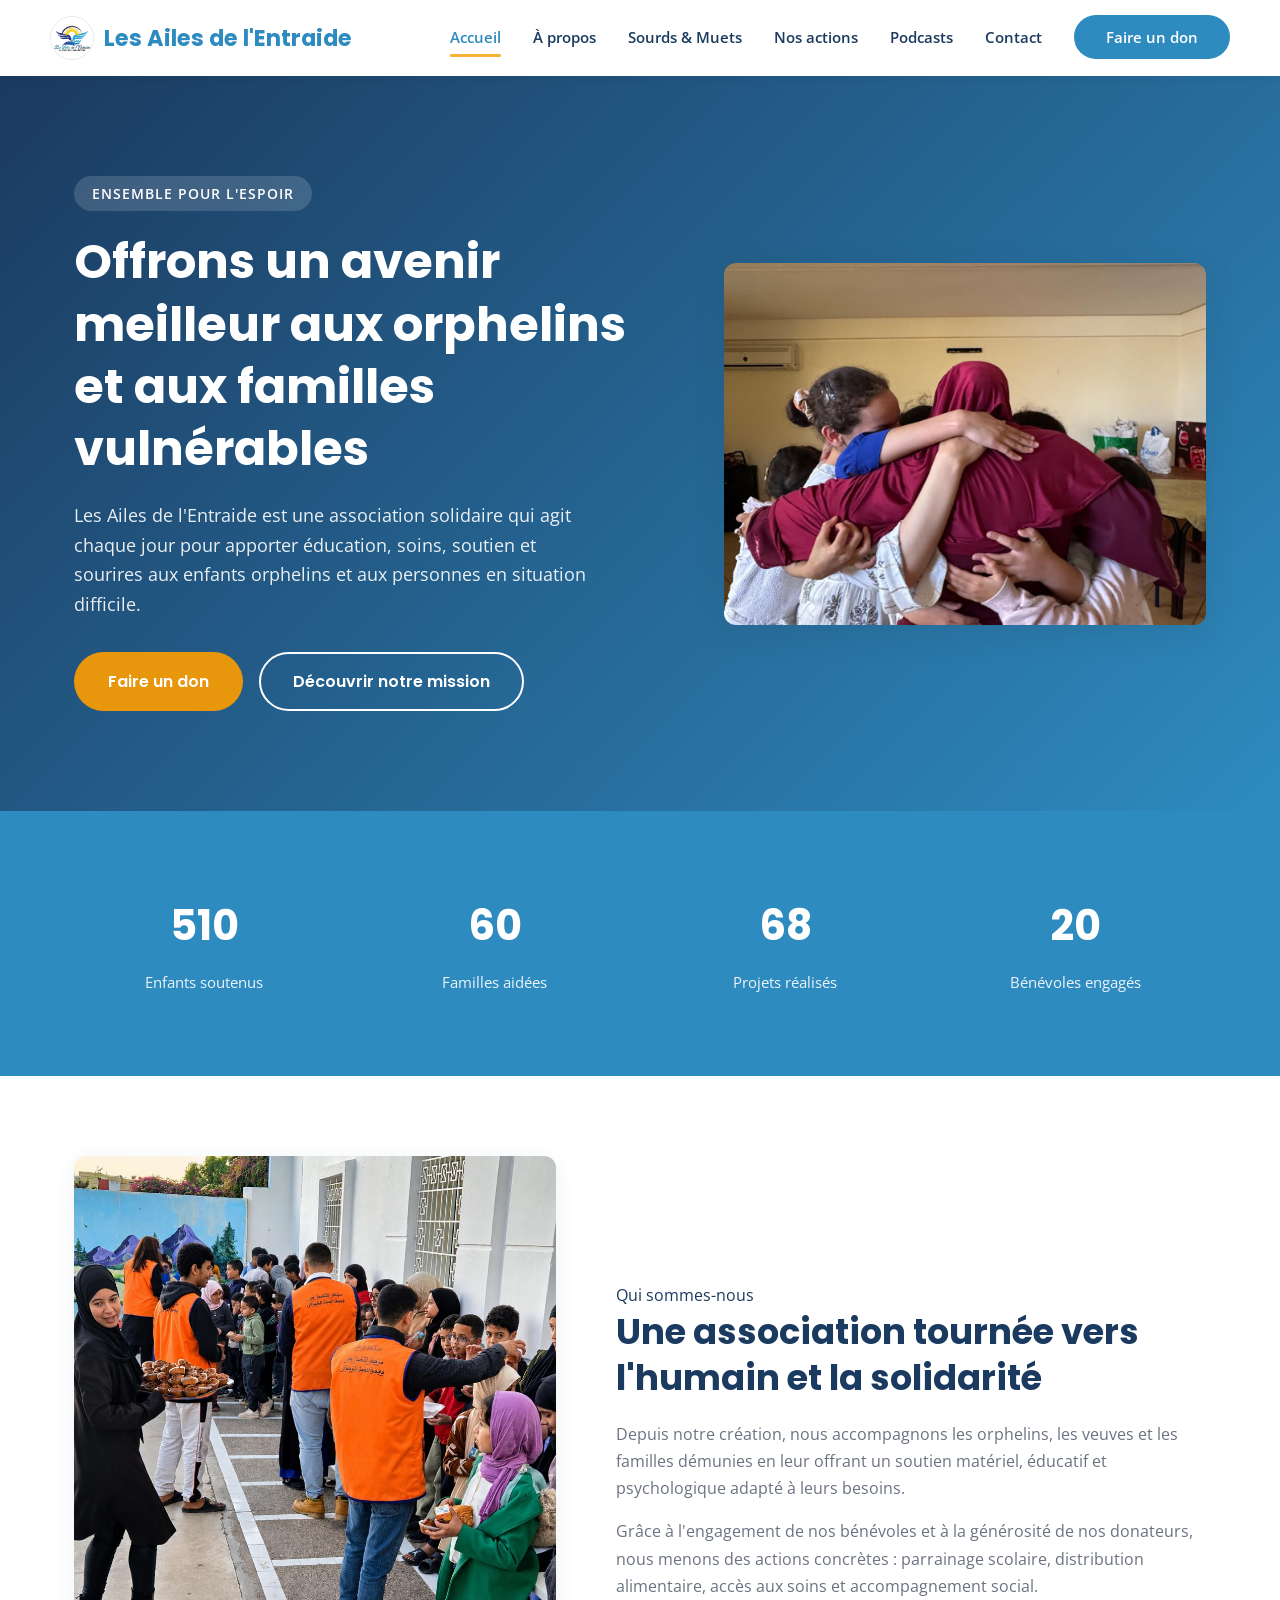
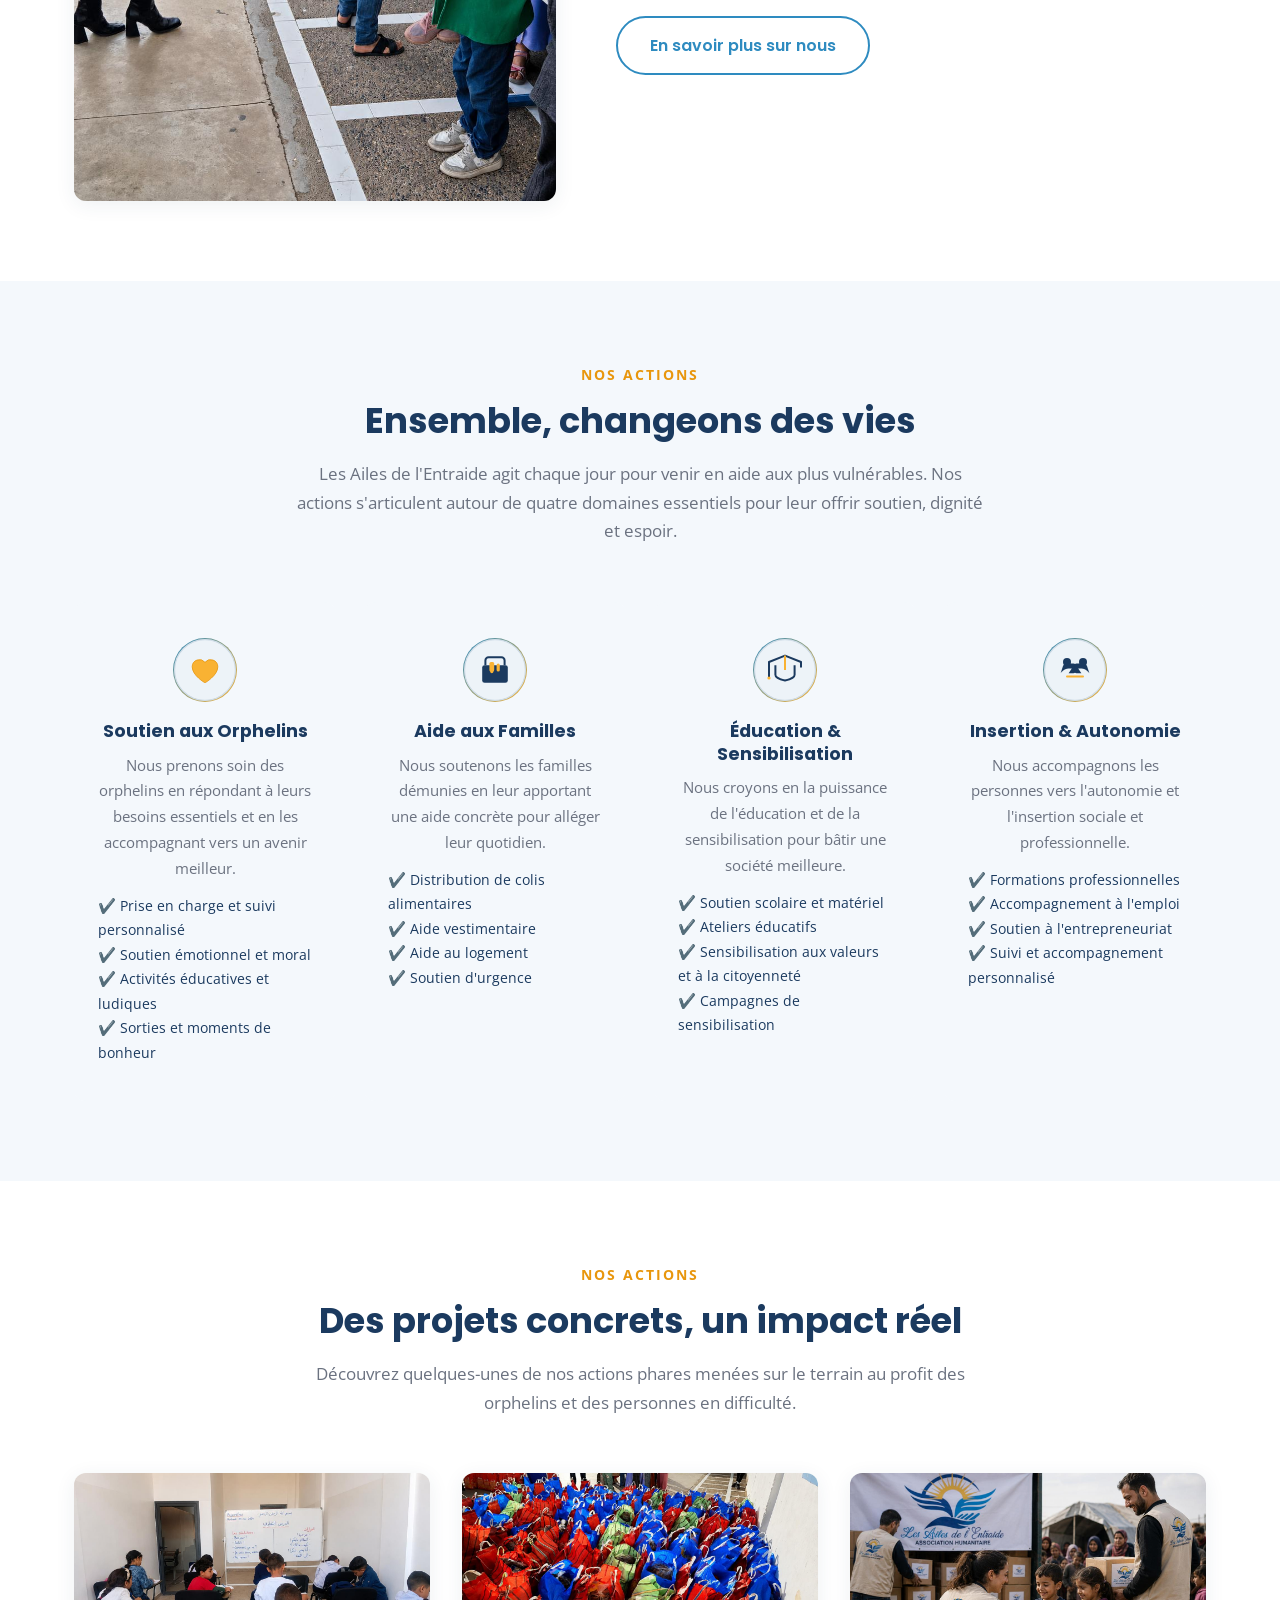
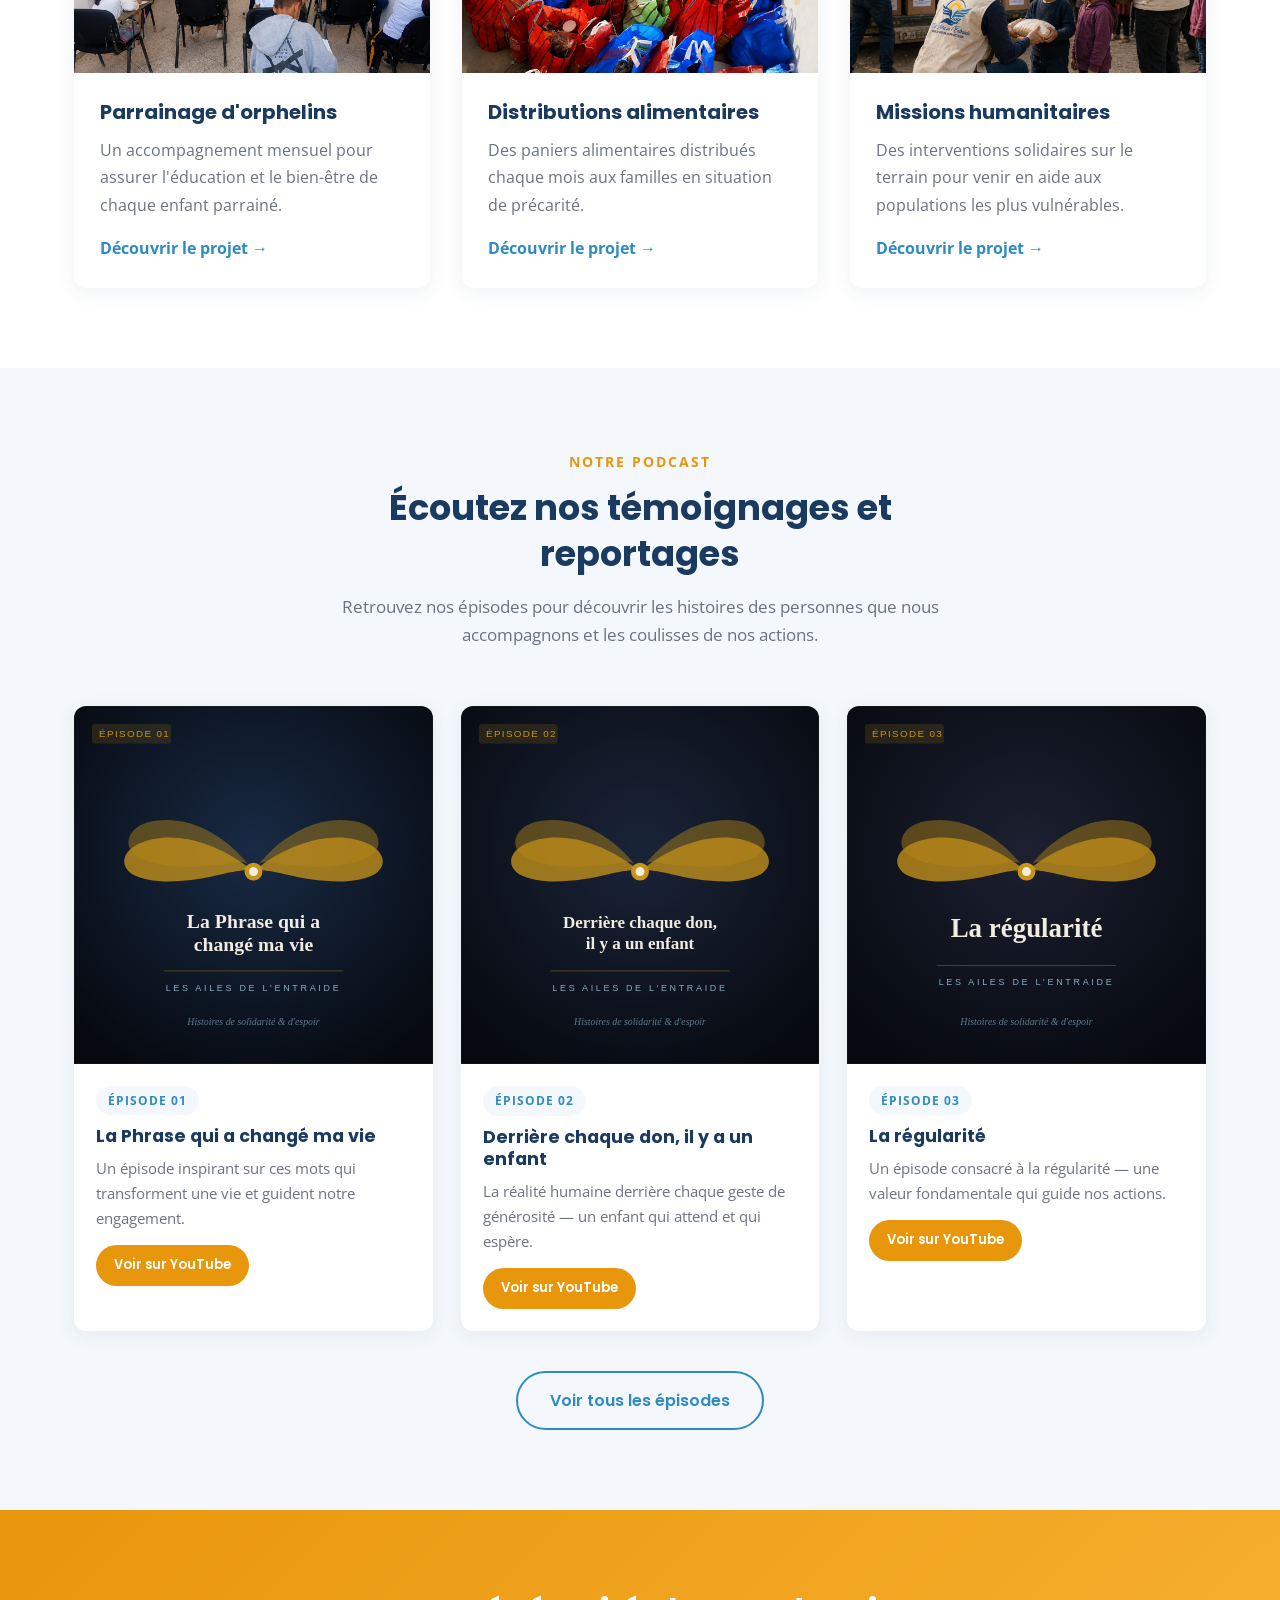
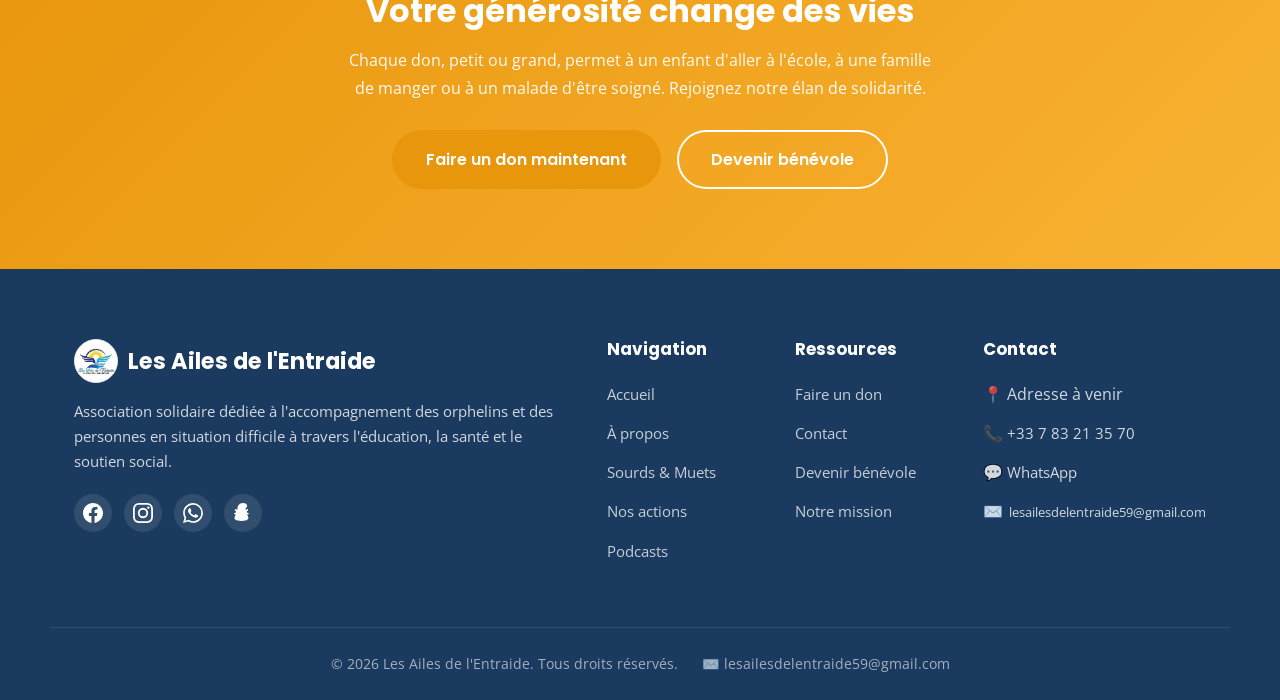
<file: index.html>
<!DOCTYPE html>
<html lang="fr">
<head>
  <meta charset="UTF-8">
  <meta name="viewport" content="width=device-width, initial-scale=1.0">
  <title>Les Ailes de l'Entraide — Association d'aide aux orphelins et personnes en difficulté</title>
  <meta name="description" content="Les Ailes de l'Entraide est une association à but non lucratif qui vient en aide aux orphelins et aux personnes en situation difficile à travers l'éducation, la santé et le soutien social.">
  <!-- Open Graph -->
  <meta property="og:type" content="website">
  <meta property="og:url" content="https://akdimha2007.github.io/ailes-entraide/">
  <meta property="og:title" content="Les Ailes de l'Entraide — Association d'aide aux orphelins">
  <meta property="og:description" content="Association à but non lucratif qui vient en aide aux orphelins et aux personnes en situation difficile à travers l'éducation, la santé et le soutien social.">
  <meta property="og:image" content="https://akdimha2007.github.io/ailes-entraide/images/logo.jpeg">
  <meta name="twitter:card" content="summary_large_image">
  <link rel="preconnect" href="https://fonts.googleapis.com">
  <link href="https://fonts.googleapis.com/css2?family=Poppins:wght@600;700;800&family=Open+Sans:wght@400;600;700&display=swap" rel="stylesheet">
  <link rel="icon" type="image/jpeg" href="images/logo.jpeg">
  <link rel="stylesheet" href="css/style.css">
</head>
<body>

  <!-- ===== En-tête ===== -->
  <header class="site-header">
    <nav class="navbar container">
      <a href="index.html" class="logo">
        <img src="images/logo.jpeg" alt="Logo Les Ailes de l'Entraide" class="logo-icon">
        <span>Les Ailes de l'<span>Entraide</span></span>
      </a>
      <ul class="nav-menu">
        <li><a href="index.html" class="active" aria-current="page">Accueil</a></li>
        <li><a href="a-propos.html">À propos</a></li>
        <li><a href="sourds-muets.html">Sourds &amp; Muets</a></li>
        <li><a href="nos-actions.html">Nos actions</a></li>
        <li><a href="podcasts.html">Podcasts</a></li>
        <li><a href="contact.html">Contact</a></li>
        <li><a href="don.html" class="nav-cta">Faire un don</a></li>
      </ul>
      <button type="button" class="nav-toggle" aria-label="Ouvrir le menu" aria-expanded="false">
        <span></span>
        <span></span>
        <span></span>
      </button>
    </nav>
  </header>

  <!-- ===== Hero ===== -->
  <section class="hero">
    <div class="container">
      <div class="hero-content">
        <span class="tagline">Ensemble pour l'espoir</span>
        <h1>Offrons un avenir meilleur aux orphelins et aux familles vulnérables</h1>
        <p>Les Ailes de l'Entraide est une association solidaire qui agit chaque jour pour apporter éducation, soins, soutien et sourires aux enfants orphelins et aux personnes en situation difficile.</p>
        <div class="hero-buttons">
          <a href="don.html" class="btn btn-primary">Faire un don</a>
          <a href="a-propos.html" class="btn btn-secondary">Découvrir notre mission</a>
        </div>
      </div>
      <div class="hero-image">
        <img src="images/equipe-solidarite.jpeg" alt="Moment de solidarité — bénévoles et enfants réunis" class="hero-img">
      </div>
    </div>
  </section>

  <!-- ===== Statistiques ===== -->
  <section class="stats">
    <div class="container stats-grid">
      <div class="stat-item">
        <div class="stat-number">600</div>
        <div class="stat-label">Enfants soutenus</div>
      </div>
      <div class="stat-item">
        <div class="stat-number">60</div>
        <div class="stat-label">Familles aidées</div>
      </div>
      <div class="stat-item">
        <div class="stat-number">70</div>
        <div class="stat-label">Projets réalisés</div>
      </div>
      <div class="stat-item">
        <div class="stat-number">20</div>
        <div class="stat-label">Bénévoles engagés</div>
      </div>
    </div>
  </section>

  <!-- ===== Présentation / Mission ===== -->
  <section>
    <div class="container mission-grid">
      <div class="mission-image">
        <img src="images/hero-benevoles.jpeg" alt="Bénévoles distribuant des repas aux enfants lors d'une action solidaire" class="section-img" loading="lazy">
      </div>
      <div class="mission-content">
        <span class="eyebrow">Qui sommes-nous</span>
        <h2>Une association tournée vers l'humain et la solidarité</h2>
        <p>Depuis notre création, nous accompagnons les orphelins, les veuves et les familles démunies en leur offrant un soutien matériel, éducatif et psychologique adapté à leurs besoins.</p>
        <p>Grâce à l'engagement de nos bénévoles et à la générosité de nos donateurs, nous menons des actions concrètes : parrainage scolaire, distribution alimentaire, accès aux soins et accompagnement social.</p>
        <a href="a-propos.html" class="btn btn-outline">En savoir plus sur nous</a>
      </div>
    </div>
  </section>

  <!-- ===== Nos domaines d'action ===== -->
  <section class="bg-light">
    <div class="container">
      <div class="section-title">
        <span class="eyebrow">Nos actions</span>
        <h2>Ensemble, changeons des vies</h2>
        <p>Les Ailes de l'Entraide agit chaque jour pour venir en aide aux plus vulnérables. Nos actions s'articulent autour de quatre domaines essentiels pour leur offrir soutien, dignité et espoir.</p>
      </div>
      <div class="values-grid">
        <div class="value-card">
          <div class="value-icon"><svg xmlns="http://www.w3.org/2000/svg" viewBox="0 0 80 80" width="70" height="70"><circle cx="40" cy="40" r="38" fill="#EDF3F8" stroke="#D0DDE8" stroke-width="1.5"/><path d="M40 56s-16-9-16-20a9 9 0 0 1 16-5.6A9 9 0 0 1 56 36c0 11-16 20-16 20z" fill="#F9B233" stroke="#E8960C" stroke-width="1"/></svg></div>
          <h3>Soutien aux Orphelins</h3>
          <p>Nous prenons soin des orphelins en répondant à leurs besoins essentiels et en les accompagnant vers un avenir meilleur.</p>
          <ul style="text-align:left;margin-top:12px;font-size:0.9rem;list-style:none;padding:0;">
            <li>✔️ Prise en charge et suivi personnalisé</li>
            <li>✔️ Soutien émotionnel et moral</li>
            <li>✔️ Activités éducatives et ludiques</li>
            <li>✔️ Sorties et moments de bonheur</li>
          </ul>
        </div>
        <div class="value-card">
          <div class="value-icon"><svg xmlns="http://www.w3.org/2000/svg" viewBox="0 0 80 80" width="70" height="70"><circle cx="40" cy="40" r="38" fill="#EDF3F8" stroke="#D0DDE8" stroke-width="1.5"/><rect x="24" y="34" width="32" height="22" rx="3" fill="#1B3A5F"/><path d="M28 34v-6a4 4 0 0 1 4-4h16a4 4 0 0 1 4 4v6" fill="none" stroke="#1B3A5F" stroke-width="2.5"/><rect x="33" y="30" width="6" height="12" rx="2" fill="#F9B233"/><circle cx="36" cy="42" r="2" fill="#F9B233"/><rect x="42" y="32" width="4" height="10" rx="2" fill="#F9B233"/></svg></div>
          <h3>Aide aux Familles</h3>
          <p>Nous soutenons les familles démunies en leur apportant une aide concrète pour alléger leur quotidien.</p>
          <ul style="text-align:left;margin-top:12px;font-size:0.9rem;list-style:none;padding:0;">
            <li>✔️ Distribution de colis alimentaires</li>
            <li>✔️ Aide vestimentaire</li>
            <li>✔️ Aide au logement</li>
            <li>✔️ Soutien d'urgence</li>
          </ul>
        </div>
        <div class="value-card">
          <div class="value-icon"><svg xmlns="http://www.w3.org/2000/svg" viewBox="0 0 80 80" width="70" height="70"><circle cx="40" cy="40" r="38" fill="#EDF3F8" stroke="#D0DDE8" stroke-width="1.5"/><path d="M20 50V30l20-8 20 8v6" fill="none" stroke="#1B3A5F" stroke-width="2.5" stroke-linecap="round" stroke-linejoin="round"/><path d="M28 34v12c0 5 12 7 12 7s12-2 12-7V34" fill="none" stroke="#1B3A5F" stroke-width="2.5" stroke-linejoin="round"/><path d="M40 22v18" stroke="#F9B233" stroke-width="2.5"/><circle cx="20" cy="50" r="2" fill="#F9B233"/></svg></div>
          <h3>Éducation & Sensibilisation</h3>
          <p>Nous croyons en la puissance de l'éducation et de la sensibilisation pour bâtir une société meilleure.</p>
          <ul style="text-align:left;margin-top:12px;font-size:0.9rem;list-style:none;padding:0;">
            <li>✔️ Soutien scolaire et matériel</li>
            <li>✔️ Ateliers éducatifs</li>
            <li>✔️ Sensibilisation aux valeurs et à la citoyenneté</li>
            <li>✔️ Campagnes de sensibilisation</li>
          </ul>
        </div>
        <div class="value-card">
          <div class="value-icon"><svg xmlns="http://www.w3.org/2000/svg" viewBox="0 0 80 80" width="70" height="70"><circle cx="40" cy="40" r="38" fill="#EDF3F8" stroke="#D0DDE8" stroke-width="1.5"/><path d="M22 44c0 0 4-6 10-6h4l-4 6h6c2 0 3-1 3-2v-8c0-1-1-2-3-2h-8c-2 0-4 1-5 3l-3 9z" fill="#1B3A5F"/><path d="M58 44c0 0-4-6-10-6h-4l4 6h-6c-2 0-3-1-3-2v-8c0-1 1-2 3-2h8c2 0 4 1 5 3l3 9z" fill="#1B3A5F"/><path d="M30 48h20" stroke="#F9B233" stroke-width="2.5" stroke-linecap="round"/><circle cx="30" cy="30" r="5" fill="#1B3A5F"/><circle cx="50" cy="30" r="5" fill="#1B3A5F"/></svg></div>
          <h3>Insertion & Autonomie</h3>
          <p>Nous accompagnons les personnes vers l'autonomie et l'insertion sociale et professionnelle.</p>
          <ul style="text-align:left;margin-top:12px;font-size:0.9rem;list-style:none;padding:0;">
            <li>✔️ Formations professionnelles</li>
            <li>✔️ Accompagnement à l'emploi</li>
            <li>✔️ Soutien à l'entrepreneuriat</li>
            <li>✔️ Suivi et accompagnement personnalisé</li>
          </ul>
        </div>
      </div>
    </div>
  </section>

  <!-- ===== Aperçu Nos actions ===== -->
  <section>
    <div class="container">
      <div class="section-title">
        <span class="eyebrow">Nos actions</span>
        <h2>Des projets concrets, un impact réel</h2>
        <p>Découvrez quelques-unes de nos actions phares menées sur le terrain au profit des orphelins et des personnes en difficulté.</p>
      </div>
      <div class="cards-grid">
        <div class="card">
          <img src="images/parrainage-orphelins.jpeg" alt="Enfants en classe grâce au programme de parrainage scolaire" class="card-img" loading="lazy">
          <div class="card-body">
            <h3>Parrainage d'orphelins</h3>
            <p>Un accompagnement mensuel pour assurer l'éducation et le bien-être de chaque enfant parrainé.</p>
            <a href="nos-actions.html" class="card-link">Découvrir le projet</a>
          </div>
        </div>
        <div class="card">
          <img src="images/distribution-alimentaire.jpeg" alt="Paniers alimentaires prêts à être distribués aux familles" class="card-img" loading="lazy">
          <div class="card-body">
            <h3>Distributions alimentaires</h3>
            <p>Des paniers alimentaires distribués chaque mois aux familles en situation de précarité.</p>
            <a href="nos-actions.html" class="card-link">Découvrir le projet</a>
          </div>
        </div>
        <div class="card">
          <img src="images/mission-humanitaire.jpeg" alt="Médecin bénévole lors d'une consultation médicale gratuite" class="card-img" loading="lazy">
          <div class="card-body">
            <h3>Missions humanitaires</h3>
            <p>Des interventions solidaires sur le terrain pour venir en aide aux populations les plus vulnérables.</p>
            <a href="nos-actions.html" class="card-link">Découvrir le projet</a>
          </div>
        </div>
      </div>
    </div>
  </section>

  <!-- ===== Aperçu Podcasts ===== -->
  <section class="bg-light">
    <div class="container">
      <div class="section-title">
        <span class="eyebrow">Notre podcast</span>
        <h2>Écoutez nos témoignages et reportages</h2>
        <p>Retrouvez nos épisodes pour découvrir les histoires des personnes que nous accompagnons et les coulisses de nos actions.</p>
      </div>
      <div class="podcast-grid">
        <div class="podcast-card">
          <a href="https://youtube.com/shorts/GoK4jghPi0A" target="_blank" rel="noopener" style="display:block;position:relative;overflow:hidden;text-decoration:none;">
            <img src="images/podcast-cover-ep01.svg" alt="Couverture épisode 01" style="width:100%;display:block;">
            <div style="position:absolute;inset:0;display:flex;align-items:center;justify-content:center;background:rgba(0,0,0,0.25);opacity:0;transition:opacity 0.2s;" class="play-overlay">
              <div style="width:52px;height:52px;background:#FF0000;border-radius:50%;display:flex;align-items:center;justify-content:center;">
                <svg xmlns="http://www.w3.org/2000/svg" viewBox="0 0 24 24" width="24" height="24" fill="#fff"><path d="M8 5v14l11-7z"/></svg>
              </div>
            </div>
          </a>
          <div class="podcast-info">
            <span class="episode-tag">Épisode 01</span>
            <h3>La Phrase qui a changé ma vie</h3>
            <p>Un épisode inspirant sur ces mots qui transforment une vie et guident notre engagement.</p>
            <div style="margin-top:10px;">
              <a href="https://youtube.com/shorts/GoK4jghPi0A" target="_blank" rel="noopener" class="btn btn-primary" style="font-size:0.82rem;padding:7px 16px;">Voir sur YouTube</a>
            </div>
          </div>
        </div>
        <div class="podcast-card">
          <a href="https://youtube.com/shorts/oc5eV9Dd-qs" target="_blank" rel="noopener" style="display:block;position:relative;overflow:hidden;text-decoration:none;">
            <img src="images/podcast-cover-ep02.svg" alt="Couverture épisode 02" style="width:100%;display:block;">
            <div style="position:absolute;inset:0;display:flex;align-items:center;justify-content:center;background:rgba(0,0,0,0.25);opacity:0;transition:opacity 0.2s;" class="play-overlay">
              <div style="width:52px;height:52px;background:#FF0000;border-radius:50%;display:flex;align-items:center;justify-content:center;">
                <svg xmlns="http://www.w3.org/2000/svg" viewBox="0 0 24 24" width="24" height="24" fill="#fff"><path d="M8 5v14l11-7z"/></svg>
              </div>
            </div>
          </a>
          <div class="podcast-info">
            <span class="episode-tag">Épisode 02</span>
            <h3>Derrière chaque don, il y a un enfant</h3>
            <p>La réalité humaine derrière chaque geste de générosité — un enfant qui attend et qui espère.</p>
            <div style="margin-top:10px;">
              <a href="https://youtube.com/shorts/oc5eV9Dd-qs" target="_blank" rel="noopener" class="btn btn-primary" style="font-size:0.82rem;padding:7px 16px;">Voir sur YouTube</a>
            </div>
          </div>
        </div>
        <div class="podcast-card">
          <a href="https://youtube.com/shorts/aE52-9vbQRQ" target="_blank" rel="noopener" style="display:block;position:relative;overflow:hidden;text-decoration:none;">
            <img src="images/podcast-cover-ep03.svg" alt="Couverture épisode 03" style="width:100%;display:block;">
            <div style="position:absolute;inset:0;display:flex;align-items:center;justify-content:center;background:rgba(0,0,0,0.25);opacity:0;transition:opacity 0.2s;" class="play-overlay">
              <div style="width:52px;height:52px;background:#FF0000;border-radius:50%;display:flex;align-items:center;justify-content:center;">
                <svg xmlns="http://www.w3.org/2000/svg" viewBox="0 0 24 24" width="24" height="24" fill="#fff"><path d="M8 5v14l11-7z"/></svg>
              </div>
            </div>
          </a>
          <div class="podcast-info">
            <span class="episode-tag">Épisode 03</span>
            <h3>La régularité</h3>
            <p>Un épisode consacré à la régularité — une valeur fondamentale qui guide nos actions.</p>
            <div style="margin-top:10px;">
              <a href="https://youtube.com/shorts/aE52-9vbQRQ" target="_blank" rel="noopener" class="btn btn-primary" style="font-size:0.82rem;padding:7px 16px;">Voir sur YouTube</a>
            </div>
          </div>
        </div>
      </div>
      <div style="text-align:center; margin-top: 40px;">
        <a href="podcasts.html" class="btn btn-outline">Voir tous les épisodes</a>
      </div>
    </div>
  </section>

  <!-- ===== CTA Don ===== -->
  <section class="cta-banner">
    <div class="container">
      <h2>Votre générosité change des vies</h2>
      <p>Chaque don, petit ou grand, permet à un enfant d'aller à l'école, à une famille de manger ou à un malade d'être soigné. Rejoignez notre élan de solidarité.</p>
      <div class="cta-buttons">
        <a href="don.html" class="btn btn-primary">Faire un don maintenant</a>
        <a href="contact.html" class="btn btn-secondary">Devenir bénévole</a>
      </div>
    </div>
  </section>

  <!-- ===== Pied de page ===== -->
  <footer class="site-footer">
    <div class="container footer-grid">
      <div class="footer-col">
        <a href="index.html" class="logo">
          <img src="images/logo.jpeg" alt="Logo Les Ailes de l'Entraide" class="logo-icon">
          Les Ailes de l'Entraide
        </a>
        <p>Association solidaire dédiée à l'accompagnement des orphelins et des personnes en situation difficile à travers l'éducation, la santé et le soutien social.</p>
        <div class="social-links">
          <a href="https://www.facebook.com/share/1CepRYvT4E/" target="_blank" rel="noopener" aria-label="Facebook" title="Facebook">
            <svg xmlns="http://www.w3.org/2000/svg" viewBox="0 0 24 24" width="20" height="20" fill="currentColor"><path d="M24 12.073C24 5.405 18.627 0 12 0S0 5.405 0 12.073C0 18.1 4.388 23.094 10.125 24v-8.437H7.078v-3.49h3.047V9.41c0-3.025 1.792-4.697 4.533-4.697 1.312 0 2.686.236 2.686.236v2.97h-1.513c-1.491 0-1.956.93-1.956 1.886v2.268h3.328l-.532 3.49h-2.796V24C19.612 23.094 24 18.1 24 12.073z"/></svg>
          </a>
          <a href="https://www.instagram.com/les_saveurs_dorient_by_jihane" target="_blank" rel="noopener" aria-label="Instagram" title="Instagram">
            <svg xmlns="http://www.w3.org/2000/svg" viewBox="0 0 24 24" width="20" height="20" fill="currentColor"><path d="M12 2.163c3.204 0 3.584.012 4.85.07 1.366.062 2.633.334 3.608 1.308.975.975 1.246 2.242 1.308 3.608.058 1.266.07 1.646.07 4.85s-.012 3.584-.07 4.85c-.062 1.366-.334 2.633-1.308 3.608-.975.975-2.242 1.246-3.608 1.308-1.266.058-1.646.07-4.85.07s-3.584-.012-4.85-.07c-1.366-.062-2.633-.334-3.608-1.308-.975-.975-1.246-2.242-1.308-3.608C2.175 15.584 2.163 15.204 2.163 12s.012-3.584.07-4.85c.062-1.366.334-2.633 1.308-3.608C4.516 2.497 5.783 2.226 7.149 2.163 8.415 2.105 8.796 2.163 12 2.163zm0-2.163C8.741 0 8.332.014 7.052.072 5.197.157 3.355.673 2.014 2.014.673 3.355.157 5.197.072 7.052.014 8.332 0 8.741 0 12c0 3.259.014 3.668.072 4.948.085 1.855.601 3.697 1.942 5.038 1.341 1.341 3.183 1.857 5.038 1.942C8.332 23.986 8.741 24 12 24s3.668-.014 4.948-.072c1.855-.085 3.697-.601 5.038-1.942 1.341-1.341 1.857-3.183 1.942-5.038C23.986 15.668 24 15.259 24 12s-.014-3.668-.072-4.948c-.085-1.855-.601-3.697-1.942-5.038C20.645.673 18.803.157 16.948.072 15.668.014 15.259 0 12 0zm0 5.838a6.162 6.162 0 1 0 0 12.324 6.162 6.162 0 0 0 0-12.324zm0 10.162a4 4 0 1 1 0-8 4 4 0 0 1 0 8zm6.406-11.845a1.44 1.44 0 1 0 0 2.881 1.44 1.44 0 0 0 0-2.881z"/></svg>
          </a>
          <a href="https://wa.me/33783213570" target="_blank" rel="noopener" aria-label="WhatsApp" title="WhatsApp">
            <svg xmlns="http://www.w3.org/2000/svg" viewBox="0 0 24 24" width="20" height="20" fill="currentColor"><path d="M17.472 14.382c-.297-.149-1.758-.867-2.03-.967-.273-.099-.471-.148-.67.15-.197.297-.767.966-.94 1.164-.173.199-.347.223-.644.075-.297-.15-1.255-.463-2.39-1.475-.883-.788-1.48-1.761-1.653-2.059-.173-.297-.018-.458.13-.606.134-.133.298-.347.446-.52.149-.174.198-.298.298-.497.099-.198.05-.371-.025-.52-.075-.149-.669-1.612-.916-2.207-.242-.579-.487-.5-.669-.51-.173-.008-.371-.01-.57-.01-.198 0-.52.074-.792.372-.272.297-1.04 1.016-1.04 2.479 0 1.462 1.065 2.875 1.213 3.074.149.198 2.096 3.2 5.077 4.487.709.306 1.262.489 1.694.625.712.227 1.36.195 1.871.118.571-.085 1.758-.719 2.006-1.413.248-.694.248-1.289.173-1.413-.074-.124-.272-.198-.57-.347m-5.421 7.403h-.004a9.87 9.87 0 0 1-5.031-1.378l-.361-.214-3.741.982.998-3.648-.235-.374a9.86 9.86 0 0 1-1.51-5.26c.001-5.45 4.436-9.884 9.888-9.884 2.64 0 5.122 1.03 6.988 2.898a9.825 9.825 0 0 1 2.893 6.994c-.003 5.45-4.437 9.884-9.885 9.884m8.413-18.297A11.815 11.815 0 0 0 12.05 0C5.495 0 .16 5.335.157 11.892c0 2.096.547 4.142 1.588 5.945L.057 24l6.305-1.654a11.882 11.882 0 0 0 5.683 1.448h.005c6.554 0 11.89-5.335 11.893-11.893a11.821 11.821 0 0 0-3.48-8.413z"/></svg>
          </a>
          <a href="https://www.snapchat.com/add/lesailesdelentraide" target="_blank" rel="noopener" aria-label="Snapchat" title="Snapchat">
            <svg xmlns="http://www.w3.org/2000/svg" viewBox="0 0 24 24" width="20" height="20" fill="currentColor"><path d="M12.065.135C6.948.135 5.31 4.322 5.31 6.957c0 .284.017.568.05.85-.214.12-.435.182-.668.182-.467 0-.9-.213-1.234-.6a.608.608 0 0 0-.484-.232.594.594 0 0 0-.35.114c-.48.332-.5.832-.5.999 0 .73.481 1.298 1.43 1.688.083.033.192.063.212.152.03.126-.055.395-.1.532a3.46 3.46 0 0 1-.078.208c-.41 1.003-1.235 1.094-1.666 1.17a2.064 2.064 0 0 0-.311.065c-.418.143-.454.44-.446.575.016.278.226.504.527.588.844.234 1.178.493 1.285.697.047.09.044.172.013.325-.16.788-1.19 2.124-1.19 3.537 0 .36.065.705.198 1.025.644 1.561 2.624 2.35 5.882 2.35.249 0 .5-.007.752-.021.389.247.923.382 1.485.382s1.096-.135 1.485-.382c.252.014.503.021.752.021 3.258 0 5.238-.789 5.882-2.35.133-.32.198-.665.198-1.025 0-1.413-1.03-2.749-1.19-3.537-.031-.153-.034-.235.013-.325.107-.204.44-.463 1.285-.697.301-.084.511-.31.527-.588.008-.135-.028-.432-.446-.575a2.064 2.064 0 0 0-.311-.065c-.431-.076-1.256-.167-1.666-1.17a3.46 3.46 0 0 1-.078-.208c-.045-.137-.13-.406-.1-.532.02-.089.129-.119.212-.152.949-.39 1.43-.958 1.43-1.688 0-.167-.02-.667-.5-.999a.594.594 0 0 0-.35-.114.608.608 0 0 0-.484.232c-.334.387-.767.6-1.234.6-.233 0-.454-.062-.668-.182.033-.282.05-.566.05-.85C18.72 4.322 17.082.135 12.065.135z"/></svg>
          </a>
        </div>
      </div>
      <div class="footer-col">
        <h4>Navigation</h4>
        <ul>
          <li><a href="index.html">Accueil</a></li>
          <li><a href="a-propos.html">À propos</a></li>
          <li><a href="sourds-muets.html">Sourds &amp; Muets</a></li>
        <li><a href="nos-actions.html">Nos actions</a></li>
          <li><a href="podcasts.html">Podcasts</a></li>
        </ul>
      </div>
      <div class="footer-col">
        <h4>Ressources</h4>
        <ul>
          <li><a href="don.html">Faire un don</a></li>
          <li><a href="contact.html">Contact</a></li>
          <li><a href="contact.html">Devenir bénévole</a></li>
          <li><a href="a-propos.html">Notre mission</a></li>
        </ul>
      </div>
      <div class="footer-col">
        <h4>Contact</h4>
        <ul>
          <li>📍 Adresse à venir</li>
          <li>📞 <a href="tel:+33783213570" style="color:inherit;">+33 7 83 21 35 70</a></li>
          <li>💬 <a href="https://wa.me/33783213570" target="_blank" rel="noopener" style="color:inherit;">WhatsApp</a></li>
          <li style="display:flex;align-items:baseline;gap:6px;"><span>✉️</span><a href="mailto:lesailesdelentraide59@gmail.com" style="color:inherit;white-space:nowrap;font-size:0.82rem;">lesailesdelentraide59@gmail.com</a></li>
        </ul>
      </div>
    </div>
    <div class="container footer-bottom">
      <span>© 2026 Les Ailes de l'Entraide. Tous droits réservés.</span>
      <a href="mailto:lesailesdelentraide59@gmail.com" style="color:inherit;">✉️ lesailesdelentraide59@gmail.com</a>
    </div>
  </footer>

  <script src="js/main.js"></script>
</body>
</html>
</file>
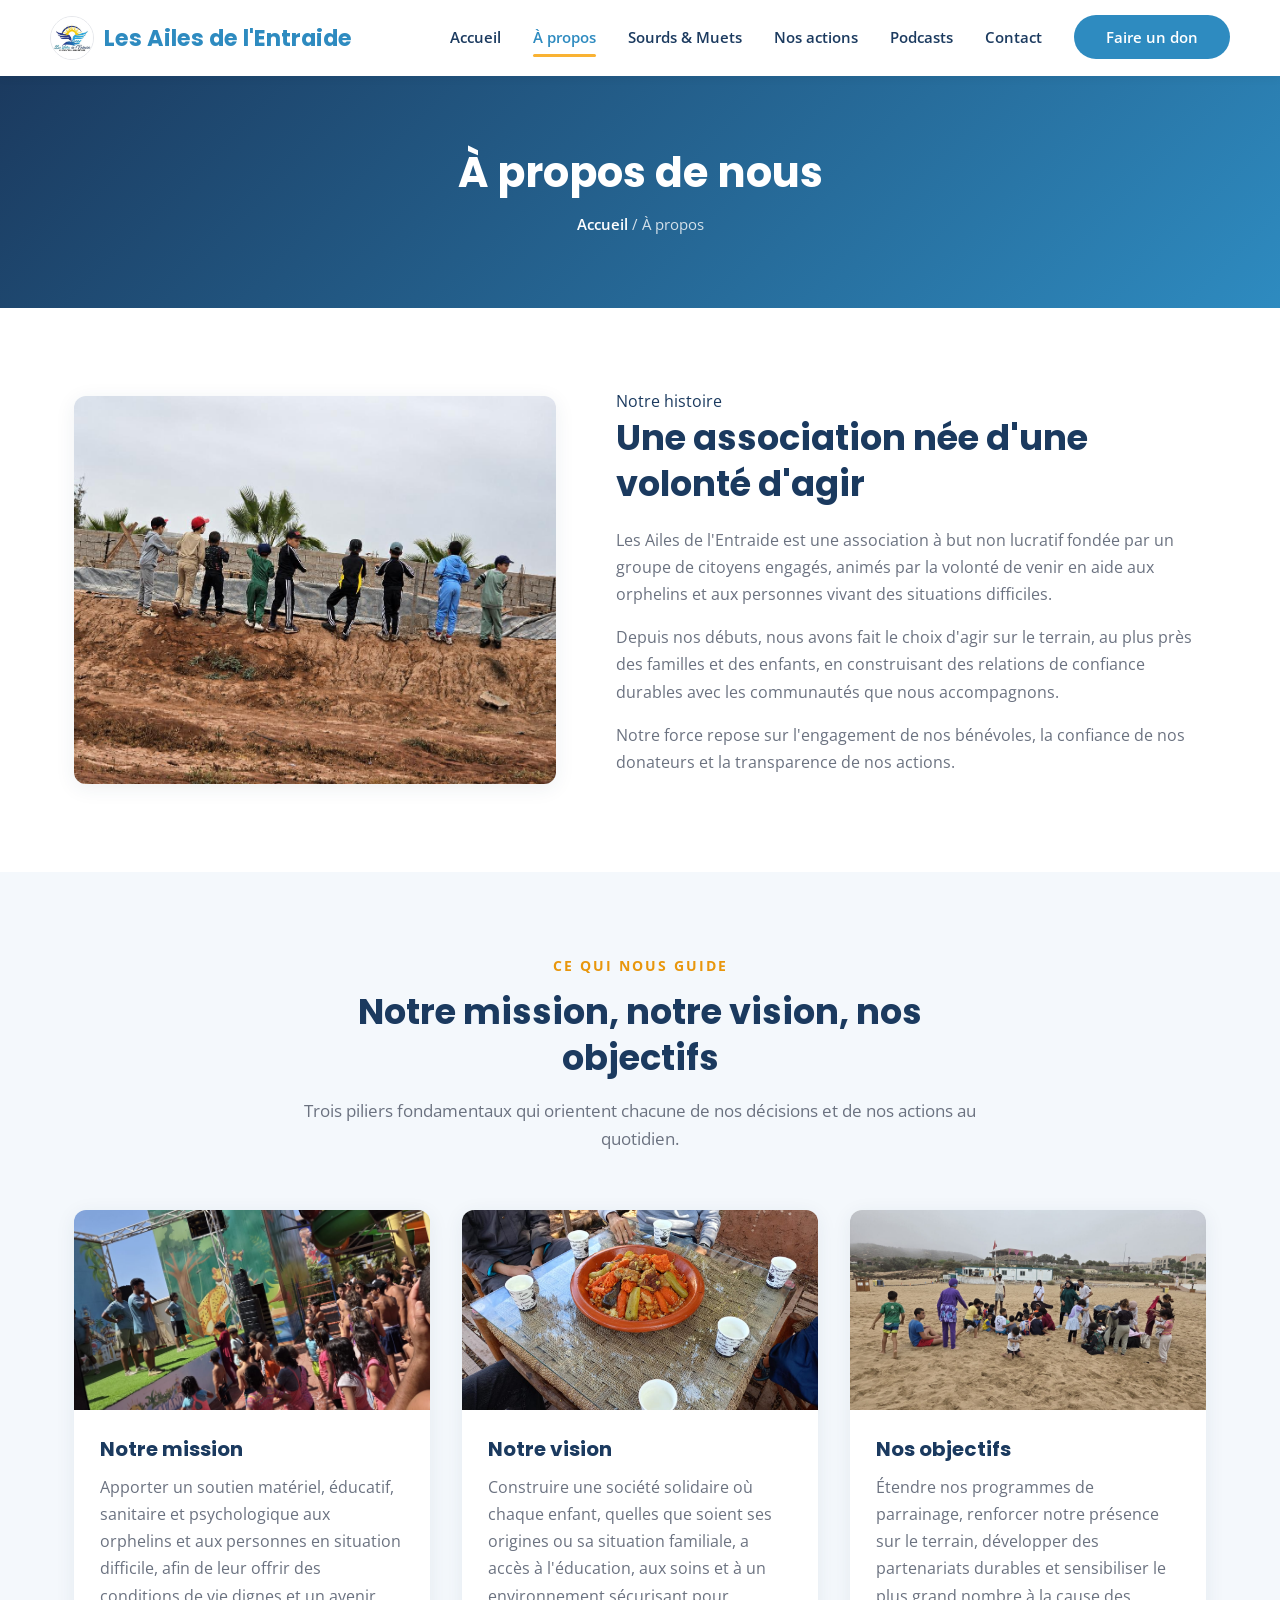
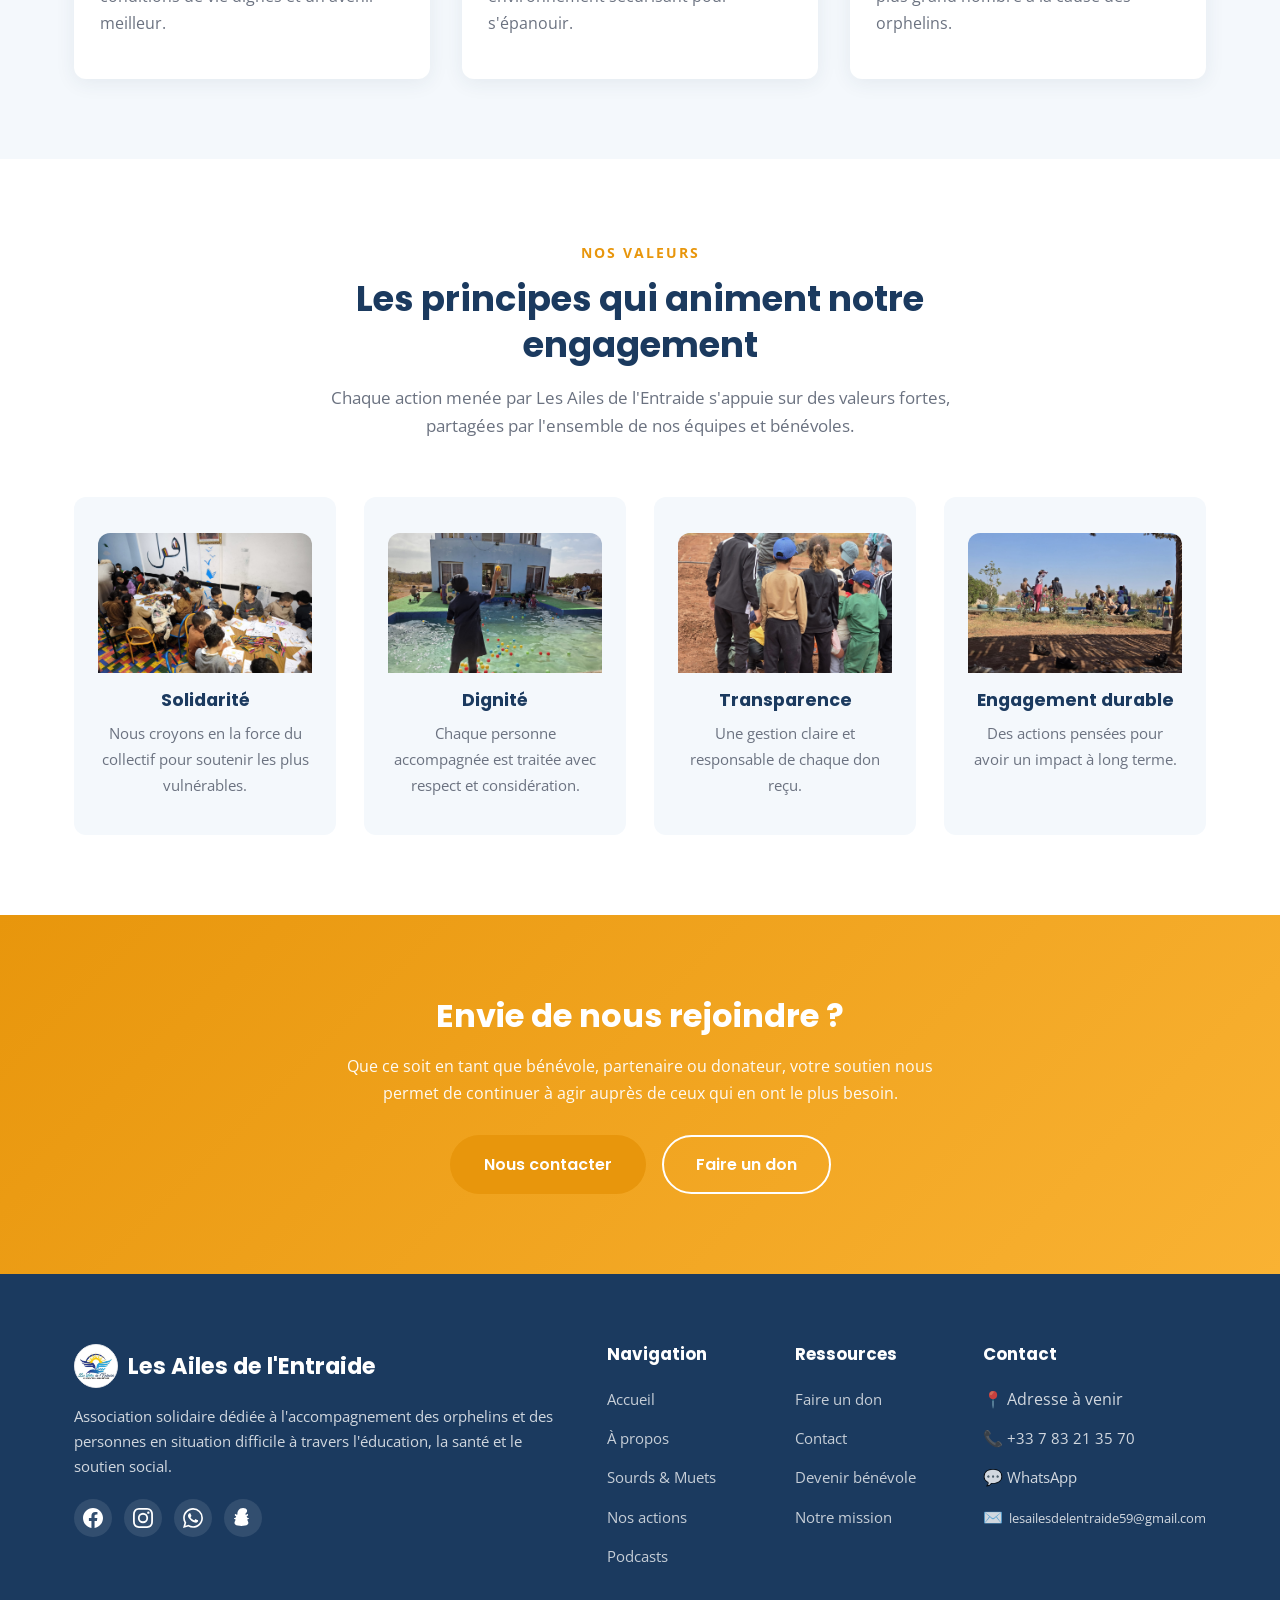
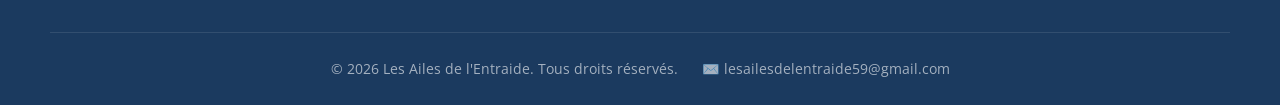
<file: a-propos.html>
<!DOCTYPE html>
<html lang="fr">
<head>
  <meta charset="UTF-8">
  <meta name="viewport" content="width=device-width, initial-scale=1.0">
  <title>À propos — Les Ailes de l'Entraide</title>
  <meta name="description" content="Découvrez la mission, la vision et les objectifs de l'association Les Ailes de l'Entraide, dédiée à l'aide aux orphelins et aux personnes en difficulté.">
  <!-- Open Graph -->
  <meta property="og:type" content="website">
  <meta property="og:url" content="https://akdimha2007.github.io/ailes-entraide/a-propos.html">
  <meta property="og:title" content="À propos — Les Ailes de l'Entraide">
  <meta property="og:description" content="Découvrez la mission, la vision et les objectifs de l'association Les Ailes de l'Entraide, dédiée à l'aide aux orphelins et aux personnes en difficulté.">
  <meta property="og:image" content="https://akdimha2007.github.io/ailes-entraide/images/logo.jpeg">
  <meta name="twitter:card" content="summary_large_image">
  <link rel="preconnect" href="https://fonts.googleapis.com">
  <link href="https://fonts.googleapis.com/css2?family=Poppins:wght@600;700;800&family=Open+Sans:wght@400;600;700&display=swap" rel="stylesheet">
  <link rel="icon" type="image/jpeg" href="images/logo.jpeg">
  <link rel="stylesheet" href="css/style.css">
</head>
<body>

  <!-- ===== En-tête ===== -->
  <header class="site-header">
    <nav class="navbar container">
      <a href="index.html" class="logo">
        <img src="images/logo.jpeg" alt="Logo Les Ailes de l'Entraide" class="logo-icon">
        <span>Les Ailes de l'<span>Entraide</span></span>
      </a>
      <ul class="nav-menu">
        <li><a href="index.html">Accueil</a></li>
        <li><a href="a-propos.html" class="active" aria-current="page">À propos</a></li>
        <li><a href="sourds-muets.html">Sourds &amp; Muets</a></li>
        <li><a href="nos-actions.html">Nos actions</a></li>
        <li><a href="podcasts.html">Podcasts</a></li>
        <li><a href="contact.html">Contact</a></li>
        <li><a href="don.html" class="nav-cta">Faire un don</a></li>
      </ul>
      <button type="button" class="nav-toggle" aria-label="Ouvrir le menu" aria-expanded="false">
        <span></span>
        <span></span>
        <span></span>
      </button>
    </nav>
  </header>

  <!-- ===== Bannière de page ===== -->
  <section class="page-header">
    <div class="container">
      <h1>À propos de nous</h1>
      <div class="breadcrumb"><a href="index.html">Accueil</a> / À propos</div>
    </div>
  </section>

  <!-- ===== Présentation ===== -->
  <section>
    <div class="container mission-grid">
      <div class="mission-image">
        <img src="images/enfants-terrain.jpeg" alt="Enfants accompagnés par l'association lors d'une sortie sur le terrain" class="section-img">
      </div>
      <div class="mission-content">
        <span class="eyebrow">Notre histoire</span>
        <h2>Une association née d'une volonté d'agir</h2>
        <p>Les Ailes de l'Entraide est une association à but non lucratif fondée par un groupe de citoyens engagés, animés par la volonté de venir en aide aux orphelins et aux personnes vivant des situations difficiles.</p>
        <p>Depuis nos débuts, nous avons fait le choix d'agir sur le terrain, au plus près des familles et des enfants, en construisant des relations de confiance durables avec les communautés que nous accompagnons.</p>
        <p>Notre force repose sur l'engagement de nos bénévoles, la confiance de nos donateurs et la transparence de nos actions.</p>
      </div>
    </div>
  </section>

  <!-- ===== Mission / Vision / Objectifs ===== -->
  <section class="bg-light">
    <div class="container">
      <div class="section-title">
        <span class="eyebrow">Ce qui nous guide</span>
        <h2>Notre mission, notre vision, nos objectifs</h2>
        <p>Trois piliers fondamentaux qui orientent chacune de nos décisions et de nos actions au quotidien.</p>
      </div>
      <div class="cards-grid">
        <div class="card">
          <img src="images/mission-danialand.jpeg" alt="Notre mission — sortie récréative avec les enfants" class="card-img">
          <div class="card-body">
            <h3>Notre mission</h3>
            <p>Apporter un soutien matériel, éducatif, sanitaire et psychologique aux orphelins et aux personnes en situation difficile, afin de leur offrir des conditions de vie dignes et un avenir meilleur.</p>
          </div>
        </div>
        <div class="card">
          <img src="images/vision-couscous.jpeg" alt="Notre vision — partage d'un repas solidaire" class="card-img">
          <div class="card-body">
            <h3>Notre vision</h3>
            <p>Construire une société solidaire où chaque enfant, quelles que soient ses origines ou sa situation familiale, a accès à l'éducation, aux soins et à un environnement sécurisant pour s'épanouir.</p>
          </div>
        </div>
        <div class="card">
          <img src="images/objectifs-plage.jpeg" alt="Nos objectifs — sortie à la plage avec les enfants" class="card-img">
          <div class="card-body">
            <h3>Nos objectifs</h3>
            <p>Étendre nos programmes de parrainage, renforcer notre présence sur le terrain, développer des partenariats durables et sensibiliser le plus grand nombre à la cause des orphelins.</p>
          </div>
        </div>
      </div>
    </div>
  </section>

  <!-- ===== Nos valeurs ===== -->
  <section>
    <div class="container">
      <div class="section-title">
        <span class="eyebrow">Nos valeurs</span>
        <h2>Les principes qui animent notre engagement</h2>
        <p>Chaque action menée par Les Ailes de l'Entraide s'appuie sur des valeurs fortes, partagées par l'ensemble de nos équipes et bénévoles.</p>
      </div>
      <div class="values-grid">
        <div class="value-card">
          <img src="images/valeur-solidarite.jpeg" alt="Solidarité — enfants réunis" class="value-img">
          <h3>Solidarité</h3>
          <p>Nous croyons en la force du collectif pour soutenir les plus vulnérables.</p>
        </div>
        <div class="value-card">
          <img src="images/valeur-dignite.jpeg" alt="Dignité — enfants profitant d'une journée piscine" class="value-img">
          <h3>Dignité</h3>
          <p>Chaque personne accompagnée est traitée avec respect et considération.</p>
        </div>
        <div class="value-card">
          <img src="images/valeur-transparence.jpeg" alt="Transparence — atelier créatif avec les enfants" class="value-img">
          <h3>Transparence</h3>
          <p>Une gestion claire et responsable de chaque don reçu.</p>
        </div>
        <div class="value-card">
          <img src="images/valeur-engagement.jpeg" alt="Engagement durable — enfants en sortie nature" class="value-img">
          <h3>Engagement durable</h3>
          <p>Des actions pensées pour avoir un impact à long terme.</p>
        </div>
      </div>
    </div>
  </section>

  <!-- ===== Équipe ===== -->
  <!-- ===== CTA ===== -->
  <section class="cta-banner">
    <div class="container">
      <h2>Envie de nous rejoindre ?</h2>
      <p>Que ce soit en tant que bénévole, partenaire ou donateur, votre soutien nous permet de continuer à agir auprès de ceux qui en ont le plus besoin.</p>
      <div class="cta-buttons">
        <a href="contact.html" class="btn btn-primary">Nous contacter</a>
        <a href="don.html" class="btn btn-secondary">Faire un don</a>
      </div>
    </div>
  </section>

  <!-- ===== Pied de page ===== -->
  <footer class="site-footer">
    <div class="container footer-grid">
      <div class="footer-col">
        <a href="index.html" class="logo">
          <img src="images/logo.jpeg" alt="Logo Les Ailes de l'Entraide" class="logo-icon">
          Les Ailes de l'Entraide
        </a>
        <p>Association solidaire dédiée à l'accompagnement des orphelins et des personnes en situation difficile à travers l'éducation, la santé et le soutien social.</p>
        <div class="social-links">
          <a href="https://www.facebook.com/share/1CepRYvT4E/" target="_blank" rel="noopener" aria-label="Facebook" title="Facebook">
            <svg xmlns="http://www.w3.org/2000/svg" viewBox="0 0 24 24" width="20" height="20" fill="currentColor"><path d="M24 12.073C24 5.405 18.627 0 12 0S0 5.405 0 12.073C0 18.1 4.388 23.094 10.125 24v-8.437H7.078v-3.49h3.047V9.41c0-3.025 1.792-4.697 4.533-4.697 1.312 0 2.686.236 2.686.236v2.97h-1.513c-1.491 0-1.956.93-1.956 1.886v2.268h3.328l-.532 3.49h-2.796V24C19.612 23.094 24 18.1 24 12.073z"/></svg>
          </a>
          <a href="https://www.instagram.com/les_saveurs_dorient_by_jihane" target="_blank" rel="noopener" aria-label="Instagram" title="Instagram">
            <svg xmlns="http://www.w3.org/2000/svg" viewBox="0 0 24 24" width="20" height="20" fill="currentColor"><path d="M12 2.163c3.204 0 3.584.012 4.85.07 1.366.062 2.633.334 3.608 1.308.975.975 1.246 2.242 1.308 3.608.058 1.266.07 1.646.07 4.85s-.012 3.584-.07 4.85c-.062 1.366-.334 2.633-1.308 3.608-.975.975-2.242 1.246-3.608 1.308-1.266.058-1.646.07-4.85.07s-3.584-.012-4.85-.07c-1.366-.062-2.633-.334-3.608-1.308-.975-.975-1.246-2.242-1.308-3.608C2.175 15.584 2.163 15.204 2.163 12s.012-3.584.07-4.85c.062-1.366.334-2.633 1.308-3.608C4.516 2.497 5.783 2.226 7.149 2.163 8.415 2.105 8.796 2.163 12 2.163zm0-2.163C8.741 0 8.332.014 7.052.072 5.197.157 3.355.673 2.014 2.014.673 3.355.157 5.197.072 7.052.014 8.332 0 8.741 0 12c0 3.259.014 3.668.072 4.948.085 1.855.601 3.697 1.942 5.038 1.341 1.341 3.183 1.857 5.038 1.942C8.332 23.986 8.741 24 12 24s3.668-.014 4.948-.072c1.855-.085 3.697-.601 5.038-1.942 1.341-1.341 1.857-3.183 1.942-5.038C23.986 15.668 24 15.259 24 12s-.014-3.668-.072-4.948c-.085-1.855-.601-3.697-1.942-5.038C20.645.673 18.803.157 16.948.072 15.668.014 15.259 0 12 0zm0 5.838a6.162 6.162 0 1 0 0 12.324 6.162 6.162 0 0 0 0-12.324zm0 10.162a4 4 0 1 1 0-8 4 4 0 0 1 0 8zm6.406-11.845a1.44 1.44 0 1 0 0 2.881 1.44 1.44 0 0 0 0-2.881z"/></svg>
          </a>
          <a href="https://wa.me/33783213570" target="_blank" rel="noopener" aria-label="WhatsApp" title="WhatsApp">
            <svg xmlns="http://www.w3.org/2000/svg" viewBox="0 0 24 24" width="20" height="20" fill="currentColor"><path d="M17.472 14.382c-.297-.149-1.758-.867-2.03-.967-.273-.099-.471-.148-.67.15-.197.297-.767.966-.94 1.164-.173.199-.347.223-.644.075-.297-.15-1.255-.463-2.39-1.475-.883-.788-1.48-1.761-1.653-2.059-.173-.297-.018-.458.13-.606.134-.133.298-.347.446-.52.149-.174.198-.298.298-.497.099-.198.05-.371-.025-.52-.075-.149-.669-1.612-.916-2.207-.242-.579-.487-.5-.669-.51-.173-.008-.371-.01-.57-.01-.198 0-.52.074-.792.372-.272.297-1.04 1.016-1.04 2.479 0 1.462 1.065 2.875 1.213 3.074.149.198 2.096 3.2 5.077 4.487.709.306 1.262.489 1.694.625.712.227 1.36.195 1.871.118.571-.085 1.758-.719 2.006-1.413.248-.694.248-1.289.173-1.413-.074-.124-.272-.198-.57-.347m-5.421 7.403h-.004a9.87 9.87 0 0 1-5.031-1.378l-.361-.214-3.741.982.998-3.648-.235-.374a9.86 9.86 0 0 1-1.51-5.26c.001-5.45 4.436-9.884 9.888-9.884 2.64 0 5.122 1.03 6.988 2.898a9.825 9.825 0 0 1 2.893 6.994c-.003 5.45-4.437 9.884-9.885 9.884m8.413-18.297A11.815 11.815 0 0 0 12.05 0C5.495 0 .16 5.335.157 11.892c0 2.096.547 4.142 1.588 5.945L.057 24l6.305-1.654a11.882 11.882 0 0 0 5.683 1.448h.005c6.554 0 11.89-5.335 11.893-11.893a11.821 11.821 0 0 0-3.48-8.413z"/></svg>
          </a>
          <a href="https://www.snapchat.com/add/lesailesdelentraide" target="_blank" rel="noopener" aria-label="Snapchat" title="Snapchat">
            <svg xmlns="http://www.w3.org/2000/svg" viewBox="0 0 24 24" width="20" height="20" fill="currentColor"><path d="M12.065.135C6.948.135 5.31 4.322 5.31 6.957c0 .284.017.568.05.85-.214.12-.435.182-.668.182-.467 0-.9-.213-1.234-.6a.608.608 0 0 0-.484-.232.594.594 0 0 0-.35.114c-.48.332-.5.832-.5.999 0 .73.481 1.298 1.43 1.688.083.033.192.063.212.152.03.126-.055.395-.1.532a3.46 3.46 0 0 1-.078.208c-.41 1.003-1.235 1.094-1.666 1.17a2.064 2.064 0 0 0-.311.065c-.418.143-.454.44-.446.575.016.278.226.504.527.588.844.234 1.178.493 1.285.697.047.09.044.172.013.325-.16.788-1.19 2.124-1.19 3.537 0 .36.065.705.198 1.025.644 1.561 2.624 2.35 5.882 2.35.249 0 .5-.007.752-.021.389.247.923.382 1.485.382s1.096-.135 1.485-.382c.252.014.503.021.752.021 3.258 0 5.238-.789 5.882-2.35.133-.32.198-.665.198-1.025 0-1.413-1.03-2.749-1.19-3.537-.031-.153-.034-.235.013-.325.107-.204.44-.463 1.285-.697.301-.084.511-.31.527-.588.008-.135-.028-.432-.446-.575a2.064 2.064 0 0 0-.311-.065c-.431-.076-1.256-.167-1.666-1.17a3.46 3.46 0 0 1-.078-.208c-.045-.137-.13-.406-.1-.532.02-.089.129-.119.212-.152.949-.39 1.43-.958 1.43-1.688 0-.167-.02-.667-.5-.999a.594.594 0 0 0-.35-.114.608.608 0 0 0-.484.232c-.334.387-.767.6-1.234.6-.233 0-.454-.062-.668-.182.033-.282.05-.566.05-.85C18.72 4.322 17.082.135 12.065.135z"/></svg>
          </a>
        </div>
      </div>
      <div class="footer-col">
        <h4>Navigation</h4>
        <ul>
          <li><a href="index.html">Accueil</a></li>
          <li><a href="a-propos.html">À propos</a></li>
          <li><a href="sourds-muets.html">Sourds &amp; Muets</a></li>
        <li><a href="nos-actions.html">Nos actions</a></li>
          <li><a href="podcasts.html">Podcasts</a></li>
        </ul>
      </div>
      <div class="footer-col">
        <h4>Ressources</h4>
        <ul>
          <li><a href="don.html">Faire un don</a></li>
          <li><a href="contact.html">Contact</a></li>
          <li><a href="contact.html">Devenir bénévole</a></li>
          <li><a href="a-propos.html">Notre mission</a></li>
        </ul>
      </div>
      <div class="footer-col">
        <h4>Contact</h4>
        <ul>
          <li>📍 Adresse à venir</li>
          <li>📞 <a href="tel:+33783213570" style="color:inherit;">+33 7 83 21 35 70</a></li>
          <li>💬 <a href="https://wa.me/33783213570" target="_blank" rel="noopener" style="color:inherit;">WhatsApp</a></li>
          <li style="display:flex;align-items:baseline;gap:6px;"><span>✉️</span><a href="mailto:lesailesdelentraide59@gmail.com" style="color:inherit;white-space:nowrap;font-size:0.82rem;">lesailesdelentraide59@gmail.com</a></li>
        </ul>
      </div>
    </div>
    <div class="container footer-bottom">
      <span>© 2026 Les Ailes de l'Entraide. Tous droits réservés.</span>
      <a href="mailto:lesailesdelentraide59@gmail.com" style="color:inherit;">✉️ lesailesdelentraide59@gmail.com</a>
    </div>
  </footer>

  <script src="js/main.js"></script>
</body>
</html>
</file>
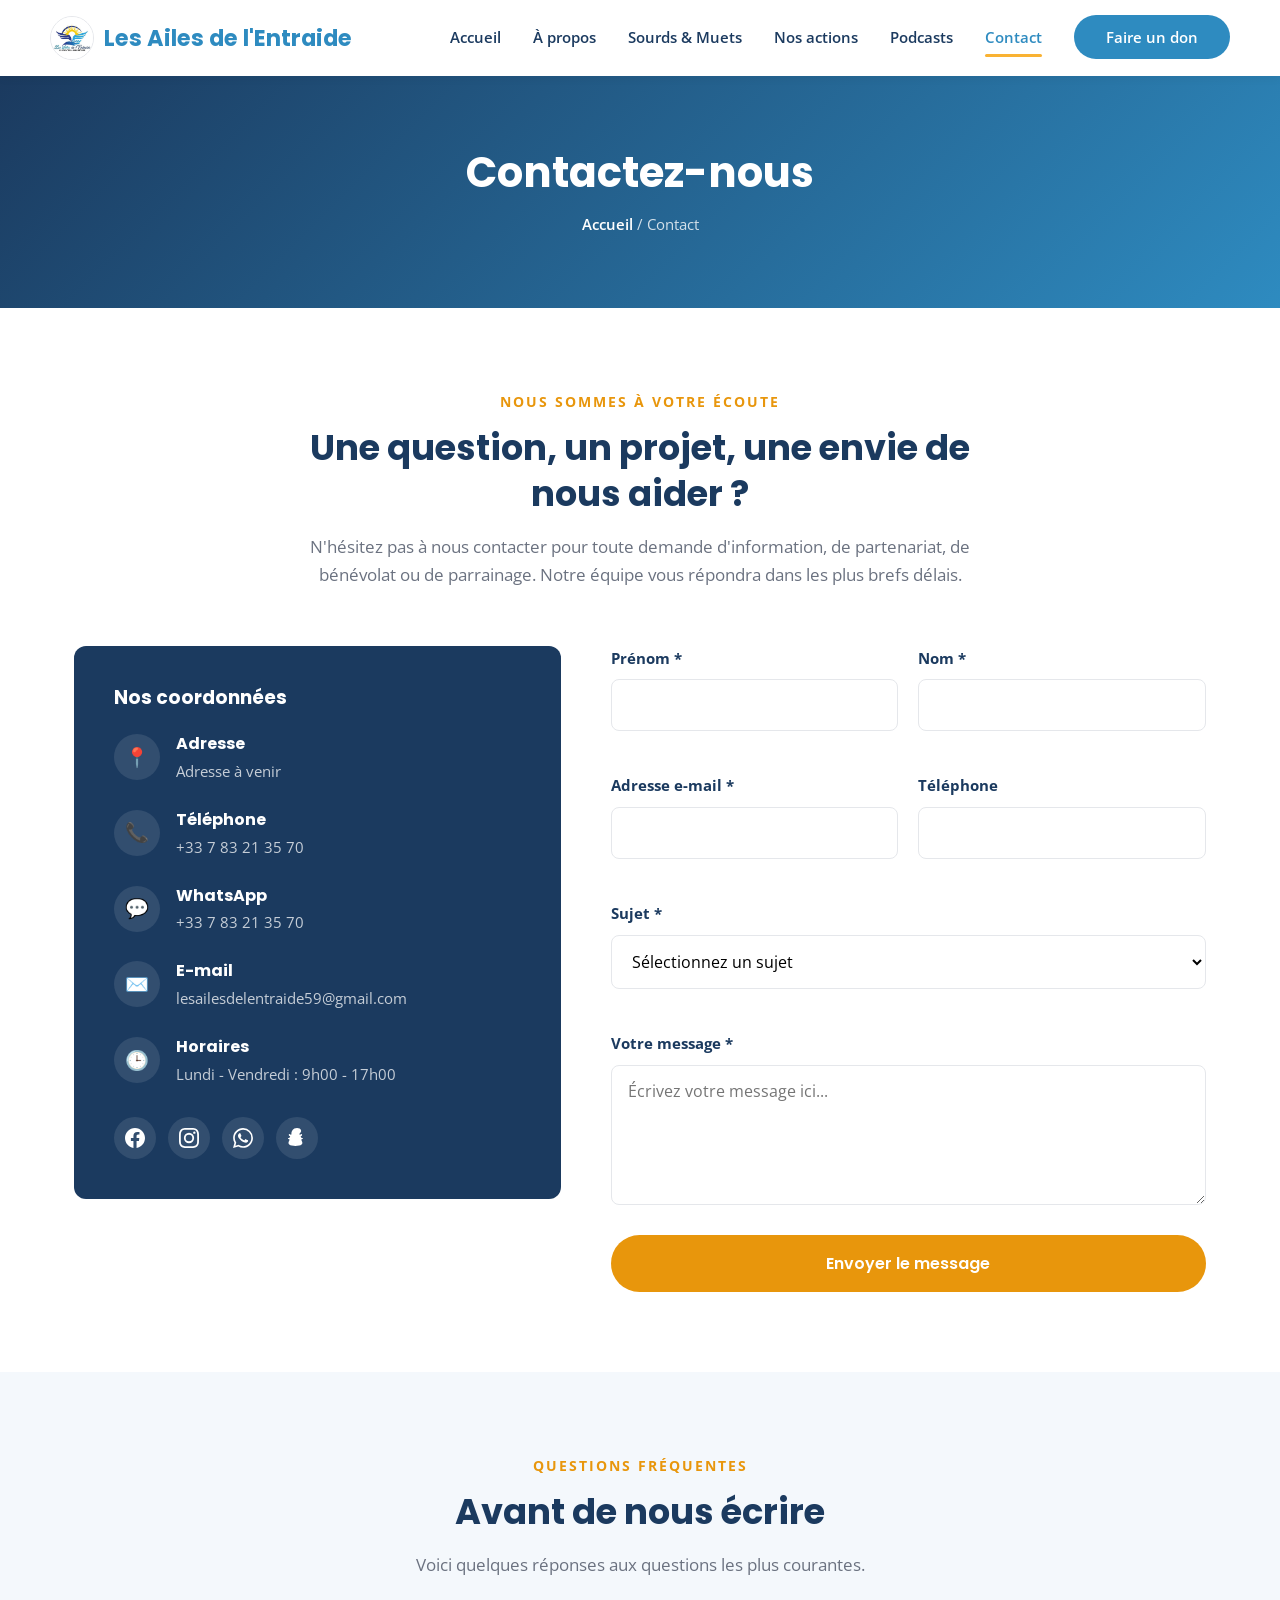
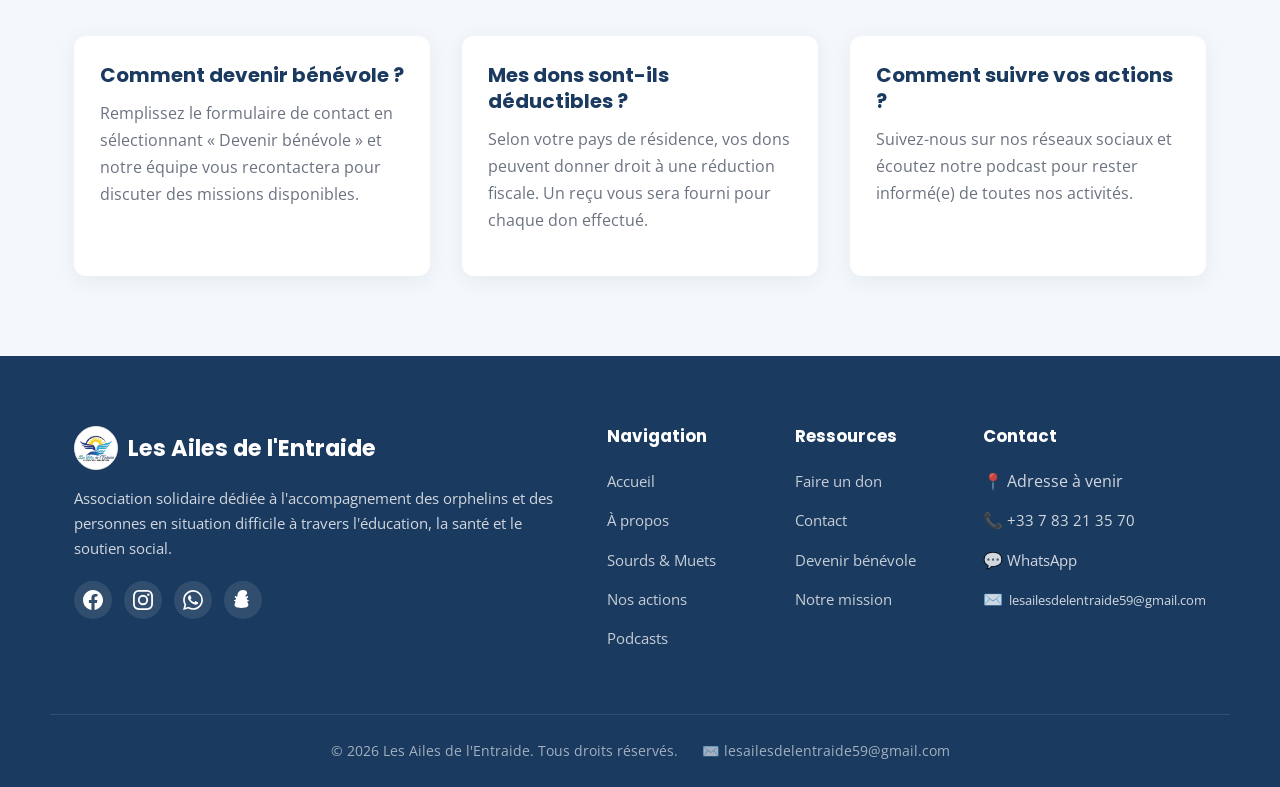
<file: contact.html>
<!DOCTYPE html>
<html lang="fr">
<head>
  <meta charset="UTF-8">
  <meta name="viewport" content="width=device-width, initial-scale=1.0">
  <title>Contact — Les Ailes de l'Entraide</title>
  <meta name="description" content="Contactez l'association Les Ailes de l'Entraide pour toute question, partenariat ou demande de bénévolat.">
  <!-- Open Graph -->
  <meta property="og:type" content="website">
  <meta property="og:url" content="https://akdimha2007.github.io/ailes-entraide/contact.html">
  <meta property="og:title" content="Contact — Les Ailes de l'Entraide">
  <meta property="og:description" content="Contactez l'association Les Ailes de l'Entraide pour toute question, partenariat ou demande de bénévolat.">
  <meta property="og:image" content="https://akdimha2007.github.io/ailes-entraide/images/logo.jpeg">
  <meta name="twitter:card" content="summary_large_image">
  <link rel="preconnect" href="https://fonts.googleapis.com">
  <link href="https://fonts.googleapis.com/css2?family=Poppins:wght@600;700;800&family=Open+Sans:wght@400;600;700&display=swap" rel="stylesheet">
  <link rel="icon" type="image/jpeg" href="images/logo.jpeg">
  <link rel="stylesheet" href="css/style.css">
</head>
<body>

  <!-- ===== En-tête ===== -->
  <header class="site-header">
    <nav class="navbar container">
      <a href="index.html" class="logo">
        <img src="images/logo.jpeg" alt="Logo Les Ailes de l'Entraide" class="logo-icon">
        <span>Les Ailes de l'<span>Entraide</span></span>
      </a>
      <ul class="nav-menu">
        <li><a href="index.html">Accueil</a></li>
        <li><a href="a-propos.html">À propos</a></li>
        <li><a href="sourds-muets.html">Sourds &amp; Muets</a></li>
        <li><a href="nos-actions.html">Nos actions</a></li>
        <li><a href="podcasts.html">Podcasts</a></li>
        <li><a href="contact.html" class="active" aria-current="page">Contact</a></li>
        <li><a href="don.html" class="nav-cta">Faire un don</a></li>
      </ul>
      <button type="button" class="nav-toggle" aria-label="Ouvrir le menu" aria-expanded="false">
        <span></span>
        <span></span>
        <span></span>
      </button>
    </nav>
  </header>

  <!-- ===== Bannière de page ===== -->
  <section class="page-header">
    <div class="container">
      <h1>Contactez-nous</h1>
      <div class="breadcrumb"><a href="index.html">Accueil</a> / Contact</div>
    </div>
  </section>

  <!-- ===== Contenu Contact ===== -->
  <section>
    <div class="container">
      <div class="section-title">
        <span class="eyebrow">Nous sommes à votre écoute</span>
        <h2>Une question, un projet, une envie de nous aider ?</h2>
        <p>N'hésitez pas à nous contacter pour toute demande d'information, de partenariat, de bénévolat ou de parrainage. Notre équipe vous répondra dans les plus brefs délais.</p>
      </div>

      <div class="contact-grid">

        <!-- Informations de contact -->
        <div class="contact-info">
          <div class="contact-info-card">
            <h3>Nos coordonnées</h3>
            <div class="contact-info-item">
              <div class="icon">📍</div>
              <div>
                <h4>Adresse</h4>
                <p>Adresse à venir</p>
              </div>
            </div>
            <div class="contact-info-item">
              <div class="icon">📞</div>
              <div>
                <h4>Téléphone</h4>
                <p><a href="tel:+33783213570">+33 7 83 21 35 70</a></p>
              </div>
            </div>
            <div class="contact-info-item">
              <div class="icon">💬</div>
              <div>
                <h4>WhatsApp</h4>
                <p><a href="https://wa.me/33783213570" target="_blank" rel="noopener">+33 7 83 21 35 70</a></p>
              </div>
            </div>
            <div class="contact-info-item">
              <div class="icon">✉️</div>
              <div>
                <h4>E-mail</h4>
                <p><a href="mailto:lesailesdelentraide59@gmail.com">lesailesdelentraide59@gmail.com</a></p>
              </div>
            </div>
            <div class="contact-info-item">
              <div class="icon">🕒</div>
              <div>
                <h4>Horaires</h4>
                <p>Lundi - Vendredi : 9h00 - 17h00</p>
              </div>
            </div>

            <div class="social-links">
              <a href="https://www.facebook.com/share/1CepRYvT4E/" target="_blank" rel="noopener" aria-label="Facebook" title="Facebook">
                <svg xmlns="http://www.w3.org/2000/svg" viewBox="0 0 24 24" width="20" height="20" fill="currentColor"><path d="M24 12.073C24 5.405 18.627 0 12 0S0 5.405 0 12.073C0 18.1 4.388 23.094 10.125 24v-8.437H7.078v-3.49h3.047V9.41c0-3.025 1.792-4.697 4.533-4.697 1.312 0 2.686.236 2.686.236v2.97h-1.513c-1.491 0-1.956.93-1.956 1.886v2.268h3.328l-.532 3.49h-2.796V24C19.612 23.094 24 18.1 24 12.073z"/></svg>
              </a>
              <a href="https://www.instagram.com/les_saveurs_dorient_by_jihane" target="_blank" rel="noopener" aria-label="Instagram" title="Instagram">
                <svg xmlns="http://www.w3.org/2000/svg" viewBox="0 0 24 24" width="20" height="20" fill="currentColor"><path d="M12 2.163c3.204 0 3.584.012 4.85.07 1.366.062 2.633.334 3.608 1.308.975.975 1.246 2.242 1.308 3.608.058 1.266.07 1.646.07 4.85s-.012 3.584-.07 4.85c-.062 1.366-.334 2.633-1.308 3.608-.975.975-2.242 1.246-3.608 1.308-1.266.058-1.646.07-4.85.07s-3.584-.012-4.85-.07c-1.366-.062-2.633-.334-3.608-1.308-.975-.975-1.246-2.242-1.308-3.608C2.175 15.584 2.163 15.204 2.163 12s.012-3.584.07-4.85c.062-1.366.334-2.633 1.308-3.608C4.516 2.497 5.783 2.226 7.149 2.163 8.415 2.105 8.796 2.163 12 2.163zm0-2.163C8.741 0 8.332.014 7.052.072 5.197.157 3.355.673 2.014 2.014.673 3.355.157 5.197.072 7.052.014 8.332 0 8.741 0 12c0 3.259.014 3.668.072 4.948.085 1.855.601 3.697 1.942 5.038 1.341 1.341 3.183 1.857 5.038 1.942C8.332 23.986 8.741 24 12 24s3.668-.014 4.948-.072c1.855-.085 3.697-.601 5.038-1.942 1.341-1.341 1.857-3.183 1.942-5.038C23.986 15.668 24 15.259 24 12s-.014-3.668-.072-4.948c-.085-1.855-.601-3.697-1.942-5.038C20.645.673 18.803.157 16.948.072 15.668.014 15.259 0 12 0zm0 5.838a6.162 6.162 0 1 0 0 12.324 6.162 6.162 0 0 0 0-12.324zm0 10.162a4 4 0 1 1 0-8 4 4 0 0 1 0 8zm6.406-11.845a1.44 1.44 0 1 0 0 2.881 1.44 1.44 0 0 0 0-2.881z"/></svg>
              </a>
              <a href="https://wa.me/33783213570" target="_blank" rel="noopener" aria-label="WhatsApp" title="WhatsApp">
                <svg xmlns="http://www.w3.org/2000/svg" viewBox="0 0 24 24" width="20" height="20" fill="currentColor"><path d="M17.472 14.382c-.297-.149-1.758-.867-2.03-.967-.273-.099-.471-.148-.67.15-.197.297-.767.966-.94 1.164-.173.199-.347.223-.644.075-.297-.15-1.255-.463-2.39-1.475-.883-.788-1.48-1.761-1.653-2.059-.173-.297-.018-.458.13-.606.134-.133.298-.347.446-.52.149-.174.198-.298.298-.497.099-.198.05-.371-.025-.52-.075-.149-.669-1.612-.916-2.207-.242-.579-.487-.5-.669-.51-.173-.008-.371-.01-.57-.01-.198 0-.52.074-.792.372-.272.297-1.04 1.016-1.04 2.479 0 1.462 1.065 2.875 1.213 3.074.149.198 2.096 3.2 5.077 4.487.709.306 1.262.489 1.694.625.712.227 1.36.195 1.871.118.571-.085 1.758-.719 2.006-1.413.248-.694.248-1.289.173-1.413-.074-.124-.272-.198-.57-.347m-5.421 7.403h-.004a9.87 9.87 0 0 1-5.031-1.378l-.361-.214-3.741.982.998-3.648-.235-.374a9.86 9.86 0 0 1-1.51-5.26c.001-5.45 4.436-9.884 9.888-9.884 2.64 0 5.122 1.03 6.988 2.898a9.825 9.825 0 0 1 2.893 6.994c-.003 5.45-4.437 9.884-9.885 9.884m8.413-18.297A11.815 11.815 0 0 0 12.05 0C5.495 0 .16 5.335.157 11.892c0 2.096.547 4.142 1.588 5.945L.057 24l6.305-1.654a11.882 11.882 0 0 0 5.683 1.448h.005c6.554 0 11.89-5.335 11.893-11.893a11.821 11.821 0 0 0-3.48-8.413z"/></svg>
              </a>
              <a href="https://www.snapchat.com/add/lesailesdelentraide" target="_blank" rel="noopener" aria-label="Snapchat" title="Snapchat">
                <svg xmlns="http://www.w3.org/2000/svg" viewBox="0 0 24 24" width="20" height="20" fill="currentColor"><path d="M12.065.135C6.948.135 5.31 4.322 5.31 6.957c0 .284.017.568.05.85-.214.12-.435.182-.668.182-.467 0-.9-.213-1.234-.6a.608.608 0 0 0-.484-.232.594.594 0 0 0-.35.114c-.48.332-.5.832-.5.999 0 .73.481 1.298 1.43 1.688.083.033.192.063.212.152.03.126-.055.395-.1.532a3.46 3.46 0 0 1-.078.208c-.41 1.003-1.235 1.094-1.666 1.17a2.064 2.064 0 0 0-.311.065c-.418.143-.454.44-.446.575.016.278.226.504.527.588.844.234 1.178.493 1.285.697.047.09.044.172.013.325-.16.788-1.19 2.124-1.19 3.537 0 .36.065.705.198 1.025.644 1.561 2.624 2.35 5.882 2.35.249 0 .5-.007.752-.021.389.247.923.382 1.485.382s1.096-.135 1.485-.382c.252.014.503.021.752.021 3.258 0 5.238-.789 5.882-2.35.133-.32.198-.665.198-1.025 0-1.413-1.03-2.749-1.19-3.537-.031-.153-.034-.235.013-.325.107-.204.44-.463 1.285-.697.301-.084.511-.31.527-.588.008-.135-.028-.432-.446-.575a2.064 2.064 0 0 0-.311-.065c-.431-.076-1.256-.167-1.666-1.17a3.46 3.46 0 0 1-.078-.208c-.045-.137-.13-.406-.1-.532.02-.089.129-.119.212-.152.949-.39 1.43-.958 1.43-1.688 0-.167-.02-.667-.5-.999a.594.594 0 0 0-.35-.114.608.608 0 0 0-.484.232c-.334.387-.767.6-1.234.6-.233 0-.454-.062-.668-.182.033-.282.05-.566.05-.85C18.72 4.322 17.082.135 12.065.135z"/></svg>
              </a>
            </div>
          </div>
        </div>

        <!-- Formulaire de contact -->
        <div class="contact-form">
          <div class="form-success" id="contact-success">
            Merci pour votre message ! Nous reviendrons vers vous dans les plus brefs délais.
          </div>
          <form id="contact-form">
            <div class="form-grid">
              <div class="form-group">
                <label for="contact-prenom">Prénom *</label>
                <input type="text" id="contact-prenom" name="prenom" required>
              </div>
              <div class="form-group">
                <label for="contact-nom">Nom *</label>
                <input type="text" id="contact-nom" name="nom" required>
              </div>
              <div class="form-group">
                <label for="contact-email">Adresse e-mail *</label>
                <input type="email" id="contact-email" name="email" required>
              </div>
              <div class="form-group">
                <label for="contact-telephone">Téléphone</label>
                <input type="tel" id="contact-telephone" name="telephone">
              </div>
              <div class="form-group full">
                <label for="contact-sujet">Sujet *</label>
                <select id="contact-sujet" name="sujet" required>
                  <option value="">Sélectionnez un sujet</option>
                  <option value="information">Demande d'information</option>
                  <option value="benevolat">Devenir bénévole</option>
                  <option value="partenariat">Proposition de partenariat</option>
                  <option value="parrainage">Parrainage</option>
                  <option value="don">Question sur un don</option>
                  <option value="autre">Autre</option>
                </select>
              </div>
              <div class="form-group full">
                <label for="contact-message">Votre message *</label>
                <textarea id="contact-message" name="message" required placeholder="Écrivez votre message ici..."></textarea>
              </div>
            </div>
            <button type="submit" class="btn btn-primary btn-block">Envoyer le message</button>
          </form>
        </div>

      </div>
    </div>
  </section>

  <!-- ===== FAQ rapide ===== -->
  <section class="bg-light">
    <div class="container">
      <div class="section-title">
        <span class="eyebrow">Questions fréquentes</span>
        <h2>Avant de nous écrire</h2>
        <p>Voici quelques réponses aux questions les plus courantes.</p>
      </div>
      <div class="cards-grid">
        <div class="card">
          <div class="card-body">
            <h3>Comment devenir bénévole ?</h3>
            <p>Remplissez le formulaire de contact en sélectionnant « Devenir bénévole » et notre équipe vous recontactera pour discuter des missions disponibles.</p>
          </div>
        </div>
        <div class="card">
          <div class="card-body">
            <h3>Mes dons sont-ils déductibles ?</h3>
            <p>Selon votre pays de résidence, vos dons peuvent donner droit à une réduction fiscale. Un reçu vous sera fourni pour chaque don effectué.</p>
          </div>
        </div>
        <div class="card">
          <div class="card-body">
            <h3>Comment suivre vos actions ?</h3>
            <p>Suivez-nous sur nos réseaux sociaux et écoutez notre podcast pour rester informé(e) de toutes nos activités.</p>
          </div>
        </div>
      </div>
    </div>
  </section>

  <!-- ===== Pied de page ===== -->
  <footer class="site-footer">
    <div class="container footer-grid">
      <div class="footer-col">
        <a href="index.html" class="logo">
          <img src="images/logo.jpeg" alt="Logo Les Ailes de l'Entraide" class="logo-icon">
          Les Ailes de l'Entraide
        </a>
        <p>Association solidaire dédiée à l'accompagnement des orphelins et des personnes en situation difficile à travers l'éducation, la santé et le soutien social.</p>
        <div class="social-links">
          <a href="https://www.facebook.com/share/1CepRYvT4E/" target="_blank" rel="noopener" aria-label="Facebook" title="Facebook">
            <svg xmlns="http://www.w3.org/2000/svg" viewBox="0 0 24 24" width="20" height="20" fill="currentColor"><path d="M24 12.073C24 5.405 18.627 0 12 0S0 5.405 0 12.073C0 18.1 4.388 23.094 10.125 24v-8.437H7.078v-3.49h3.047V9.41c0-3.025 1.792-4.697 4.533-4.697 1.312 0 2.686.236 2.686.236v2.97h-1.513c-1.491 0-1.956.93-1.956 1.886v2.268h3.328l-.532 3.49h-2.796V24C19.612 23.094 24 18.1 24 12.073z"/></svg>
          </a>
          <a href="https://www.instagram.com/les_saveurs_dorient_by_jihane" target="_blank" rel="noopener" aria-label="Instagram" title="Instagram">
            <svg xmlns="http://www.w3.org/2000/svg" viewBox="0 0 24 24" width="20" height="20" fill="currentColor"><path d="M12 2.163c3.204 0 3.584.012 4.85.07 1.366.062 2.633.334 3.608 1.308.975.975 1.246 2.242 1.308 3.608.058 1.266.07 1.646.07 4.85s-.012 3.584-.07 4.85c-.062 1.366-.334 2.633-1.308 3.608-.975.975-2.242 1.246-3.608 1.308-1.266.058-1.646.07-4.85.07s-3.584-.012-4.85-.07c-1.366-.062-2.633-.334-3.608-1.308-.975-.975-1.246-2.242-1.308-3.608C2.175 15.584 2.163 15.204 2.163 12s.012-3.584.07-4.85c.062-1.366.334-2.633 1.308-3.608C4.516 2.497 5.783 2.226 7.149 2.163 8.415 2.105 8.796 2.163 12 2.163zm0-2.163C8.741 0 8.332.014 7.052.072 5.197.157 3.355.673 2.014 2.014.673 3.355.157 5.197.072 7.052.014 8.332 0 8.741 0 12c0 3.259.014 3.668.072 4.948.085 1.855.601 3.697 1.942 5.038 1.341 1.341 3.183 1.857 5.038 1.942C8.332 23.986 8.741 24 12 24s3.668-.014 4.948-.072c1.855-.085 3.697-.601 5.038-1.942 1.341-1.341 1.857-3.183 1.942-5.038C23.986 15.668 24 15.259 24 12s-.014-3.668-.072-4.948c-.085-1.855-.601-3.697-1.942-5.038C20.645.673 18.803.157 16.948.072 15.668.014 15.259 0 12 0zm0 5.838a6.162 6.162 0 1 0 0 12.324 6.162 6.162 0 0 0 0-12.324zm0 10.162a4 4 0 1 1 0-8 4 4 0 0 1 0 8zm6.406-11.845a1.44 1.44 0 1 0 0 2.881 1.44 1.44 0 0 0 0-2.881z"/></svg>
          </a>
          <a href="https://wa.me/33783213570" target="_blank" rel="noopener" aria-label="WhatsApp" title="WhatsApp">
            <svg xmlns="http://www.w3.org/2000/svg" viewBox="0 0 24 24" width="20" height="20" fill="currentColor"><path d="M17.472 14.382c-.297-.149-1.758-.867-2.03-.967-.273-.099-.471-.148-.67.15-.197.297-.767.966-.94 1.164-.173.199-.347.223-.644.075-.297-.15-1.255-.463-2.39-1.475-.883-.788-1.48-1.761-1.653-2.059-.173-.297-.018-.458.13-.606.134-.133.298-.347.446-.52.149-.174.198-.298.298-.497.099-.198.05-.371-.025-.52-.075-.149-.669-1.612-.916-2.207-.242-.579-.487-.5-.669-.51-.173-.008-.371-.01-.57-.01-.198 0-.52.074-.792.372-.272.297-1.04 1.016-1.04 2.479 0 1.462 1.065 2.875 1.213 3.074.149.198 2.096 3.2 5.077 4.487.709.306 1.262.489 1.694.625.712.227 1.36.195 1.871.118.571-.085 1.758-.719 2.006-1.413.248-.694.248-1.289.173-1.413-.074-.124-.272-.198-.57-.347m-5.421 7.403h-.004a9.87 9.87 0 0 1-5.031-1.378l-.361-.214-3.741.982.998-3.648-.235-.374a9.86 9.86 0 0 1-1.51-5.26c.001-5.45 4.436-9.884 9.888-9.884 2.64 0 5.122 1.03 6.988 2.898a9.825 9.825 0 0 1 2.893 6.994c-.003 5.45-4.437 9.884-9.885 9.884m8.413-18.297A11.815 11.815 0 0 0 12.05 0C5.495 0 .16 5.335.157 11.892c0 2.096.547 4.142 1.588 5.945L.057 24l6.305-1.654a11.882 11.882 0 0 0 5.683 1.448h.005c6.554 0 11.89-5.335 11.893-11.893a11.821 11.821 0 0 0-3.48-8.413z"/></svg>
          </a>
          <a href="https://www.snapchat.com/add/lesailesdelentraide" target="_blank" rel="noopener" aria-label="Snapchat" title="Snapchat">
            <svg xmlns="http://www.w3.org/2000/svg" viewBox="0 0 24 24" width="20" height="20" fill="currentColor"><path d="M12.065.135C6.948.135 5.31 4.322 5.31 6.957c0 .284.017.568.05.85-.214.12-.435.182-.668.182-.467 0-.9-.213-1.234-.6a.608.608 0 0 0-.484-.232.594.594 0 0 0-.35.114c-.48.332-.5.832-.5.999 0 .73.481 1.298 1.43 1.688.083.033.192.063.212.152.03.126-.055.395-.1.532a3.46 3.46 0 0 1-.078.208c-.41 1.003-1.235 1.094-1.666 1.17a2.064 2.064 0 0 0-.311.065c-.418.143-.454.44-.446.575.016.278.226.504.527.588.844.234 1.178.493 1.285.697.047.09.044.172.013.325-.16.788-1.19 2.124-1.19 3.537 0 .36.065.705.198 1.025.644 1.561 2.624 2.35 5.882 2.35.249 0 .5-.007.752-.021.389.247.923.382 1.485.382s1.096-.135 1.485-.382c.252.014.503.021.752.021 3.258 0 5.238-.789 5.882-2.35.133-.32.198-.665.198-1.025 0-1.413-1.03-2.749-1.19-3.537-.031-.153-.034-.235.013-.325.107-.204.44-.463 1.285-.697.301-.084.511-.31.527-.588.008-.135-.028-.432-.446-.575a2.064 2.064 0 0 0-.311-.065c-.431-.076-1.256-.167-1.666-1.17a3.46 3.46 0 0 1-.078-.208c-.045-.137-.13-.406-.1-.532.02-.089.129-.119.212-.152.949-.39 1.43-.958 1.43-1.688 0-.167-.02-.667-.5-.999a.594.594 0 0 0-.35-.114.608.608 0 0 0-.484.232c-.334.387-.767.6-1.234.6-.233 0-.454-.062-.668-.182.033-.282.05-.566.05-.85C18.72 4.322 17.082.135 12.065.135z"/></svg>
          </a>
        </div>
      </div>
      <div class="footer-col">
        <h4>Navigation</h4>
        <ul>
          <li><a href="index.html">Accueil</a></li>
          <li><a href="a-propos.html">À propos</a></li>
          <li><a href="sourds-muets.html">Sourds &amp; Muets</a></li>
        <li><a href="nos-actions.html">Nos actions</a></li>
          <li><a href="podcasts.html">Podcasts</a></li>
        </ul>
      </div>
      <div class="footer-col">
        <h4>Ressources</h4>
        <ul>
          <li><a href="don.html">Faire un don</a></li>
          <li><a href="contact.html">Contact</a></li>
          <li><a href="contact.html">Devenir bénévole</a></li>
          <li><a href="a-propos.html">Notre mission</a></li>
        </ul>
      </div>
      <div class="footer-col">
        <h4>Contact</h4>
        <ul>
          <li>📍 Adresse à venir</li>
          <li>📞 <a href="tel:+33783213570" style="color:inherit;">+33 7 83 21 35 70</a></li>
          <li>💬 <a href="https://wa.me/33783213570" target="_blank" rel="noopener" style="color:inherit;">WhatsApp</a></li>
          <li style="display:flex;align-items:baseline;gap:6px;"><span>✉️</span><a href="mailto:lesailesdelentraide59@gmail.com" style="color:inherit;white-space:nowrap;font-size:0.82rem;">lesailesdelentraide59@gmail.com</a></li>
        </ul>
      </div>
    </div>
    <div class="container footer-bottom">
      <span>© 2026 Les Ailes de l'Entraide. Tous droits réservés.</span>
      <a href="mailto:lesailesdelentraide59@gmail.com" style="color:inherit;">✉️ lesailesdelentraide59@gmail.com</a>
    </div>
  </footer>

  <script src="js/main.js"></script>
</body>
</html>
</file>
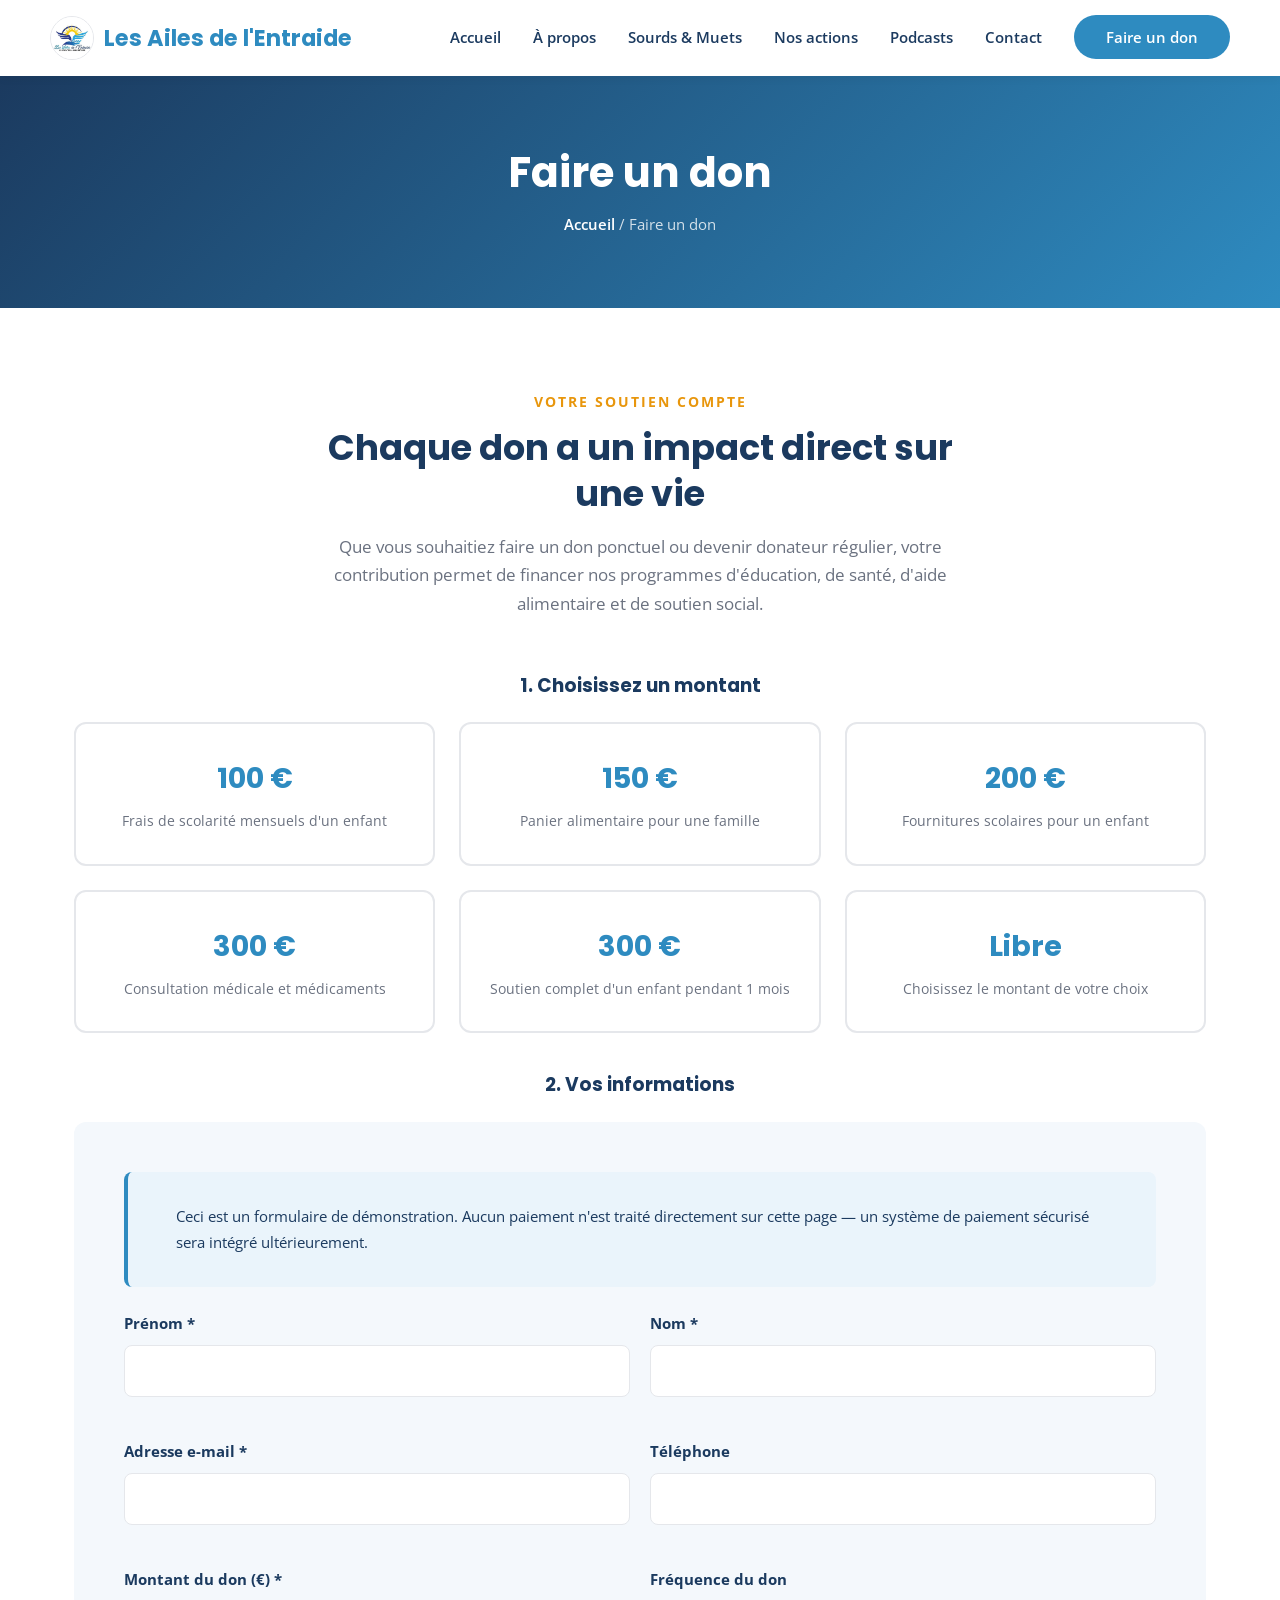
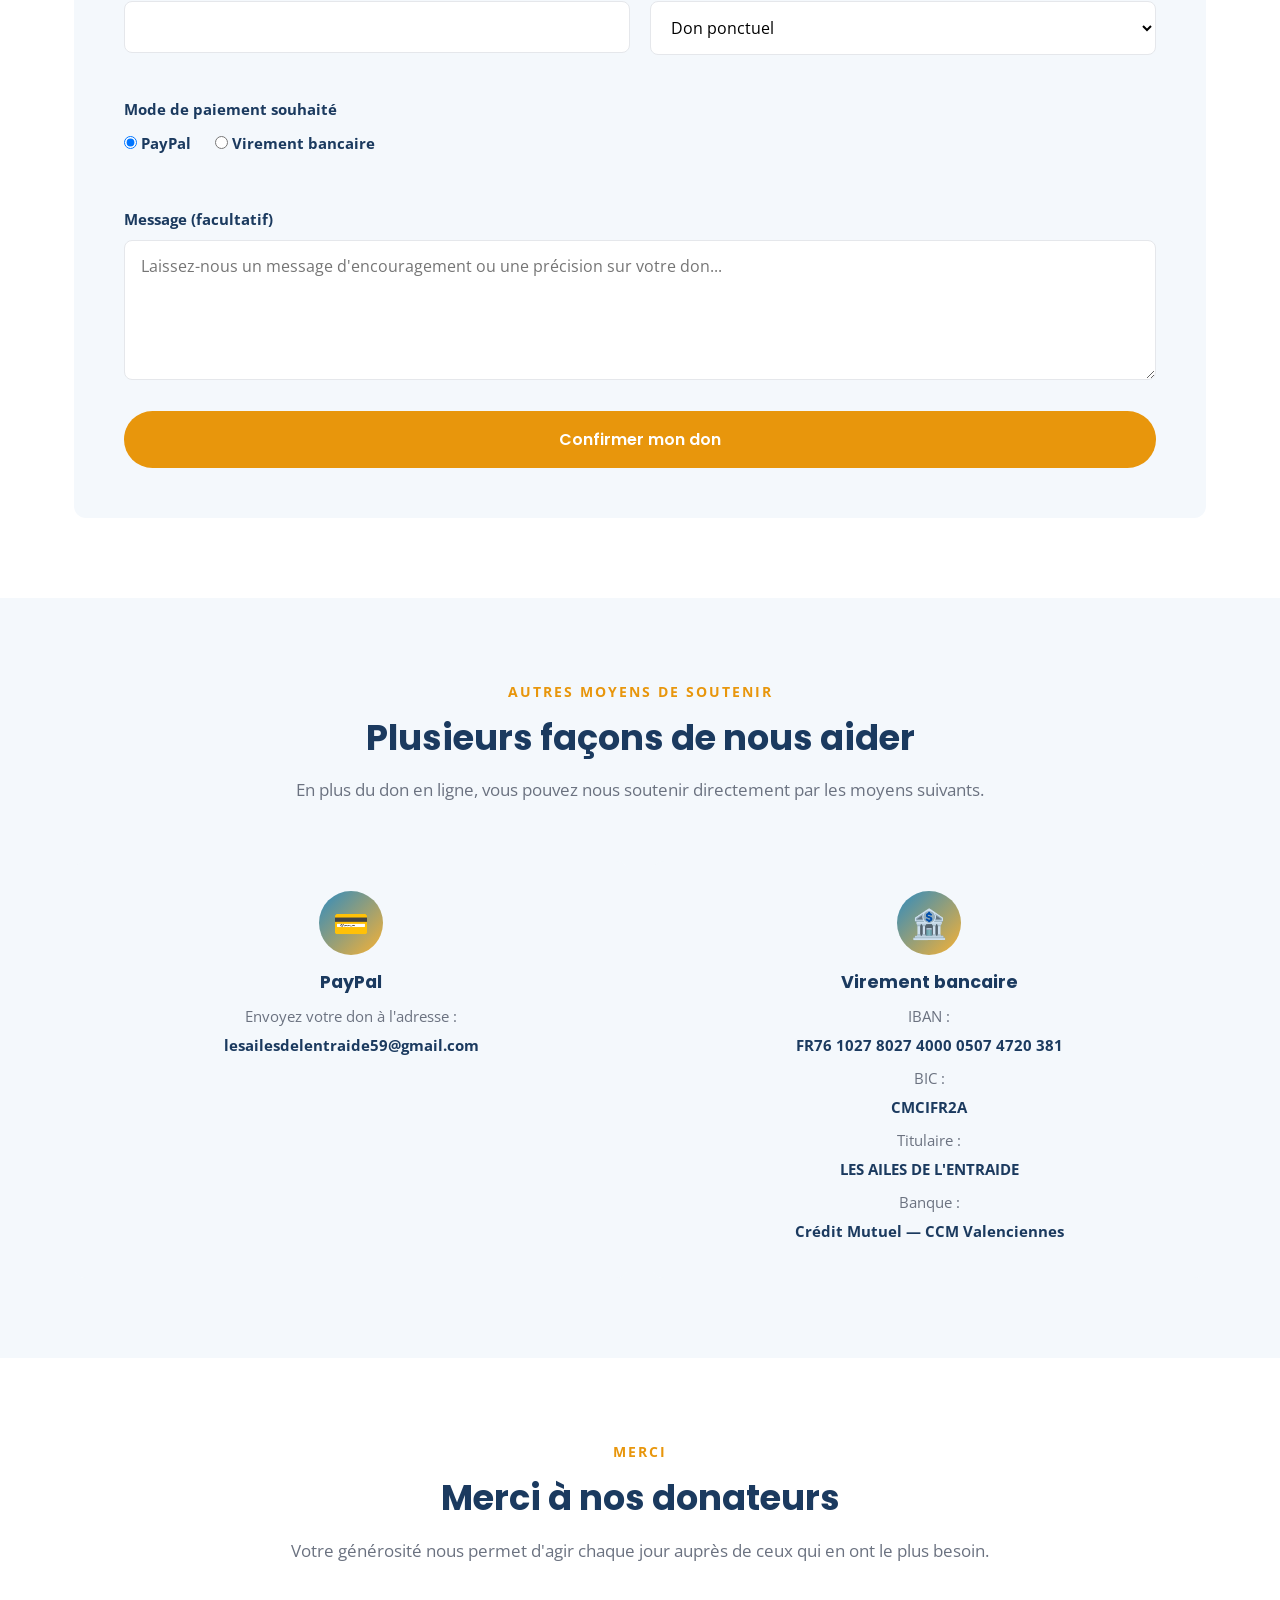
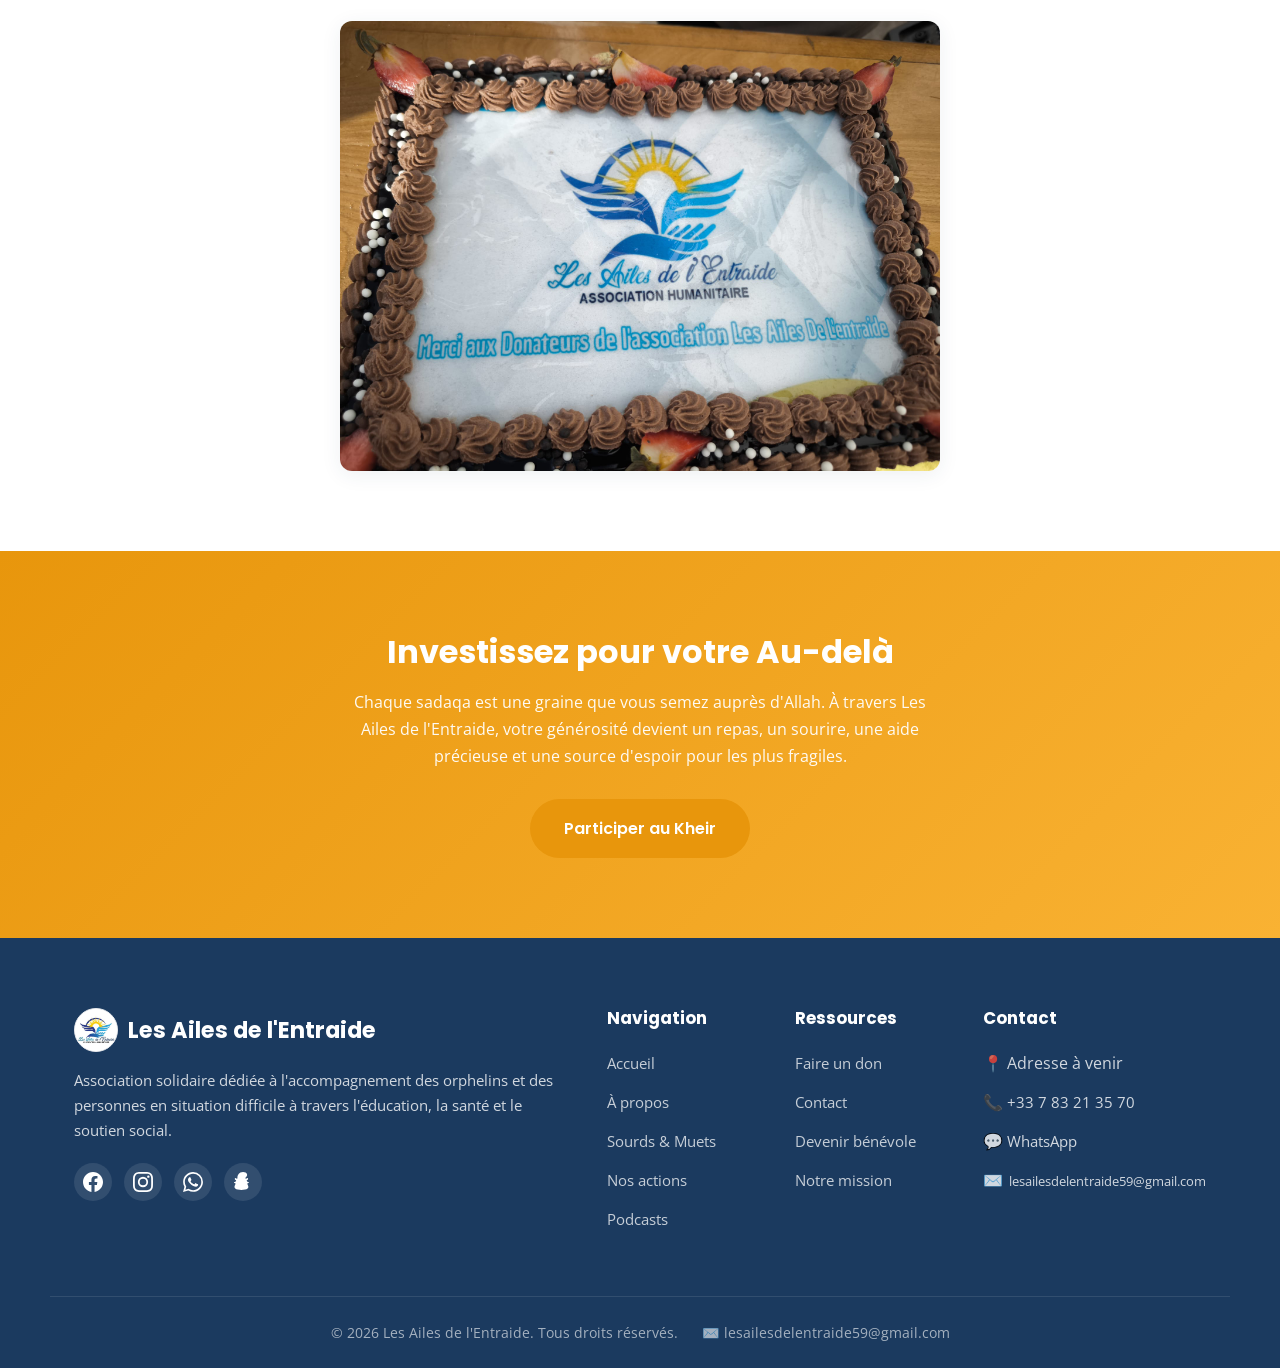
<file: don.html>
<!DOCTYPE html>
<html lang="fr">
<head>
  <meta charset="UTF-8">
  <meta name="viewport" content="width=device-width, initial-scale=1.0">
  <title>Faire un don — Les Ailes de l'Entraide</title>
  <meta name="description" content="Soutenez l'association Les Ailes de l'Entraide en faisant un don pour aider les orphelins et les personnes en situation difficile.">
  <!-- Open Graph -->
  <meta property="og:type" content="website">
  <meta property="og:url" content="https://akdimha2007.github.io/ailes-entraide/don.html">
  <meta property="og:title" content="Faire un don — Les Ailes de l'Entraide">
  <meta property="og:description" content="Soutenez l'association Les Ailes de l'Entraide en faisant un don pour aider les orphelins et les personnes en situation difficile.">
  <meta property="og:image" content="https://akdimha2007.github.io/ailes-entraide/images/logo.jpeg">
  <meta name="twitter:card" content="summary_large_image">
  <link rel="preconnect" href="https://fonts.googleapis.com">
  <link href="https://fonts.googleapis.com/css2?family=Poppins:wght@600;700;800&family=Open+Sans:wght@400;600;700&display=swap" rel="stylesheet">
  <link rel="icon" type="image/jpeg" href="images/logo.jpeg">
  <link rel="stylesheet" href="css/style.css">
</head>
<body>

  <!-- ===== En-tête ===== -->
  <header class="site-header">
    <nav class="navbar container">
      <a href="index.html" class="logo">
        <img src="images/logo.jpeg" alt="Logo Les Ailes de l'Entraide" class="logo-icon">
        <span>Les Ailes de l'<span>Entraide</span></span>
      </a>
      <ul class="nav-menu">
        <li><a href="index.html">Accueil</a></li>
        <li><a href="a-propos.html">À propos</a></li>
        <li><a href="sourds-muets.html">Sourds &amp; Muets</a></li>
        <li><a href="nos-actions.html">Nos actions</a></li>
        <li><a href="podcasts.html">Podcasts</a></li>
        <li><a href="contact.html">Contact</a></li>
        <li><a href="don.html" class="nav-cta active">Faire un don</a></li>
      </ul>
      <button type="button" class="nav-toggle" aria-label="Ouvrir le menu" aria-expanded="false">
        <span></span>
        <span></span>
        <span></span>
      </button>
    </nav>
  </header>

  <!-- ===== Bannière de page ===== -->
  <section class="page-header">
    <div class="container">
      <h1>Faire un don</h1>
      <div class="breadcrumb"><a href="index.html">Accueil</a> / Faire un don</div>
    </div>
  </section>

  <!-- ===== Introduction ===== -->
  <section>
    <div class="container">
      <div class="section-title">
        <span class="eyebrow">Votre soutien compte</span>
        <h2>Chaque don a un impact direct sur une vie</h2>
        <p>Que vous souhaitiez faire un don ponctuel ou devenir donateur régulier, votre contribution permet de financer nos programmes d'éducation, de santé, d'aide alimentaire et de soutien social.</p>
      </div>

      <!-- ===== Choix du montant ===== -->
      <h3 style="text-align:center; margin-bottom: 24px;">1. Choisissez un montant</h3>
      <div class="donate-options">
        <div class="donate-amount" data-amount="100">
          <div class="amount">100 €</div>
          <div class="amount-desc">Frais de scolarité mensuels d'un enfant</div>
        </div>
        <div class="donate-amount" data-amount="150">
          <div class="amount">150 €</div>
          <div class="amount-desc">Panier alimentaire pour une famille</div>
        </div>
        <div class="donate-amount" data-amount="200">
          <div class="amount">200 €</div>
          <div class="amount-desc">Fournitures scolaires pour un enfant</div>
        </div>
        <div class="donate-amount" data-amount="300">
          <div class="amount">300 €</div>
          <div class="amount-desc">Consultation médicale et médicaments</div>
        </div>
        <div class="donate-amount" data-amount="300">
          <div class="amount">300 €</div>
          <div class="amount-desc">Soutien complet d'un enfant pendant 1 mois</div>
        </div>
        <div class="donate-amount" data-amount="">
          <div class="amount">Libre</div>
          <div class="amount-desc">Choisissez le montant de votre choix</div>
        </div>
      </div>

      <!-- ===== Formulaire de don ===== -->
      <h3 style="text-align:center; margin-bottom: 24px;">2. Vos informations</h3>
      <div class="donate-form-wrapper">
        <div class="form-success" id="donate-success">
          Merci pour votre générosité ! Votre demande de don a bien été enregistrée. Notre équipe vous contactera pour finaliser le paiement.
        </div>
        <div class="form-note">
          Ceci est un formulaire de démonstration. Aucun paiement n'est traité directement sur cette page — un système de paiement sécurisé sera intégré ultérieurement.
        </div>
        <form id="donate-form">
          <div class="form-grid">
            <div class="form-group">
              <label for="don-prenom">Prénom *</label>
              <input type="text" id="don-prenom" name="prenom" required>
            </div>
            <div class="form-group">
              <label for="don-nom">Nom *</label>
              <input type="text" id="don-nom" name="nom" required>
            </div>
            <div class="form-group">
              <label for="don-email">Adresse e-mail *</label>
              <input type="email" id="don-email" name="email" required>
            </div>
            <div class="form-group">
              <label for="don-telephone">Téléphone</label>
              <input type="tel" id="don-telephone" name="telephone">
            </div>
            <div class="form-group">
              <label for="custom-amount">Montant du don (€) *</label>
              <input type="number" id="custom-amount" name="montant" min="1" required>
            </div>
            <div class="form-group">
              <label for="don-frequence">Fréquence du don</label>
              <select id="don-frequence" name="frequence">
                <option value="ponctuel">Don ponctuel</option>
                <option value="mensuel">Don mensuel</option>
                <option value="annuel">Don annuel</option>
              </select>
            </div>
            <div class="form-group full">
              <label>Mode de paiement souhaité</label>
              <div class="radio-group">
                <label class="radio-option">
                  <input type="radio" name="paiement" value="paypal" checked>
                  PayPal
                </label>
                <label class="radio-option">
                  <input type="radio" name="paiement" value="virement">
                  Virement bancaire
                </label>
              </div>
            </div>
            <div class="form-group full">
              <label for="don-message">Message (facultatif)</label>
              <textarea id="don-message" name="message" placeholder="Laissez-nous un message d'encouragement ou une précision sur votre don..."></textarea>
            </div>
          </div>
          <button type="submit" class="btn btn-primary btn-block">Confirmer mon don</button>
        </form>
      </div>
    </div>
  </section>

  <!-- ===== Autres moyens de soutenir ===== -->
  <section class="bg-light">
    <div class="container">
      <div class="section-title">
        <span class="eyebrow">Autres moyens de soutenir</span>
        <h2>Plusieurs façons de nous aider</h2>
        <p>En plus du don en ligne, vous pouvez nous soutenir directement par les moyens suivants.</p>
      </div>
      <div class="donate-methods">
        <div class="method-card">
          <div class="value-icon">💳</div>
          <h3>PayPal</h3>
          <p>Envoyez votre don à l'adresse :</p>
          <p class="detail">lesailesdelentraide59@gmail.com</p>
        </div>
        <div class="method-card">
          <div class="value-icon">🏦</div>
          <h3>Virement bancaire</h3>
          <p>IBAN :</p>
          <p class="detail">FR76 1027 8027 4000 0507 4720 381</p>
          <p style="margin-top:8px;">BIC :</p>
          <p class="detail">CMCIFR2A</p>
          <p style="margin-top:8px;">Titulaire :</p>
          <p class="detail">LES AILES DE L'ENTRAIDE</p>
          <p style="margin-top:8px;">Banque :</p>
          <p class="detail">Crédit Mutuel — CCM Valenciennes</p>
        </div>
      </div>
    </div>
  </section>

  <!-- ===== Merci aux donateurs ===== -->
  <section>
    <div class="container" style="text-align:center;">
      <div class="section-title">
        <span class="eyebrow">Merci</span>
        <h2>Merci à nos donateurs</h2>
        <p>Votre générosité nous permet d'agir chaque jour auprès de ceux qui en ont le plus besoin.</p>
      </div>
      <img src="images/merci-donateurs.jpeg" alt="Gâteau de remerciement aux donateurs de l'association Les Ailes de l'Entraide" style="max-width:600px;width:100%;border-radius:var(--radius);box-shadow:var(--shadow);margin:0 auto;">
    </div>
  </section>

  <!-- ===== Investissez pour votre Au-delà ===== -->
  <section class="cta-banner">
    <div class="container">
      <h2>Investissez pour votre Au-delà</h2>
      <p>Chaque sadaqa est une graine que vous semez auprès d'Allah. À travers Les Ailes de l'Entraide, votre générosité devient un repas, un sourire, une aide précieuse et une source d'espoir pour les plus fragiles.</p>
      <div class="cta-buttons">
        <a href="contact.html" class="btn btn-primary">Participer au Kheir</a>
      </div>
    </div>
  </section>

  <!-- ===== Pied de page ===== -->
  <footer class="site-footer">
    <div class="container footer-grid">
      <div class="footer-col">
        <a href="index.html" class="logo">
          <img src="images/logo.jpeg" alt="Logo Les Ailes de l'Entraide" class="logo-icon">
          Les Ailes de l'Entraide
        </a>
        <p>Association solidaire dédiée à l'accompagnement des orphelins et des personnes en situation difficile à travers l'éducation, la santé et le soutien social.</p>
        <div class="social-links">
          <a href="https://www.facebook.com/share/1CepRYvT4E/" target="_blank" rel="noopener" aria-label="Facebook" title="Facebook">
            <svg xmlns="http://www.w3.org/2000/svg" viewBox="0 0 24 24" width="20" height="20" fill="currentColor"><path d="M24 12.073C24 5.405 18.627 0 12 0S0 5.405 0 12.073C0 18.1 4.388 23.094 10.125 24v-8.437H7.078v-3.49h3.047V9.41c0-3.025 1.792-4.697 4.533-4.697 1.312 0 2.686.236 2.686.236v2.97h-1.513c-1.491 0-1.956.93-1.956 1.886v2.268h3.328l-.532 3.49h-2.796V24C19.612 23.094 24 18.1 24 12.073z"/></svg>
          </a>
          <a href="https://www.instagram.com/les_saveurs_dorient_by_jihane" target="_blank" rel="noopener" aria-label="Instagram" title="Instagram">
            <svg xmlns="http://www.w3.org/2000/svg" viewBox="0 0 24 24" width="20" height="20" fill="currentColor"><path d="M12 2.163c3.204 0 3.584.012 4.85.07 1.366.062 2.633.334 3.608 1.308.975.975 1.246 2.242 1.308 3.608.058 1.266.07 1.646.07 4.85s-.012 3.584-.07 4.85c-.062 1.366-.334 2.633-1.308 3.608-.975.975-2.242 1.246-3.608 1.308-1.266.058-1.646.07-4.85.07s-3.584-.012-4.85-.07c-1.366-.062-2.633-.334-3.608-1.308-.975-.975-1.246-2.242-1.308-3.608C2.175 15.584 2.163 15.204 2.163 12s.012-3.584.07-4.85c.062-1.366.334-2.633 1.308-3.608C4.516 2.497 5.783 2.226 7.149 2.163 8.415 2.105 8.796 2.163 12 2.163zm0-2.163C8.741 0 8.332.014 7.052.072 5.197.157 3.355.673 2.014 2.014.673 3.355.157 5.197.072 7.052.014 8.332 0 8.741 0 12c0 3.259.014 3.668.072 4.948.085 1.855.601 3.697 1.942 5.038 1.341 1.341 3.183 1.857 5.038 1.942C8.332 23.986 8.741 24 12 24s3.668-.014 4.948-.072c1.855-.085 3.697-.601 5.038-1.942 1.341-1.341 1.857-3.183 1.942-5.038C23.986 15.668 24 15.259 24 12s-.014-3.668-.072-4.948c-.085-1.855-.601-3.697-1.942-5.038C20.645.673 18.803.157 16.948.072 15.668.014 15.259 0 12 0zm0 5.838a6.162 6.162 0 1 0 0 12.324 6.162 6.162 0 0 0 0-12.324zm0 10.162a4 4 0 1 1 0-8 4 4 0 0 1 0 8zm6.406-11.845a1.44 1.44 0 1 0 0 2.881 1.44 1.44 0 0 0 0-2.881z"/></svg>
          </a>
          <a href="https://wa.me/33783213570" target="_blank" rel="noopener" aria-label="WhatsApp" title="WhatsApp">
            <svg xmlns="http://www.w3.org/2000/svg" viewBox="0 0 24 24" width="20" height="20" fill="currentColor"><path d="M17.472 14.382c-.297-.149-1.758-.867-2.03-.967-.273-.099-.471-.148-.67.15-.197.297-.767.966-.94 1.164-.173.199-.347.223-.644.075-.297-.15-1.255-.463-2.39-1.475-.883-.788-1.48-1.761-1.653-2.059-.173-.297-.018-.458.13-.606.134-.133.298-.347.446-.52.149-.174.198-.298.298-.497.099-.198.05-.371-.025-.52-.075-.149-.669-1.612-.916-2.207-.242-.579-.487-.5-.669-.51-.173-.008-.371-.01-.57-.01-.198 0-.52.074-.792.372-.272.297-1.04 1.016-1.04 2.479 0 1.462 1.065 2.875 1.213 3.074.149.198 2.096 3.2 5.077 4.487.709.306 1.262.489 1.694.625.712.227 1.36.195 1.871.118.571-.085 1.758-.719 2.006-1.413.248-.694.248-1.289.173-1.413-.074-.124-.272-.198-.57-.347m-5.421 7.403h-.004a9.87 9.87 0 0 1-5.031-1.378l-.361-.214-3.741.982.998-3.648-.235-.374a9.86 9.86 0 0 1-1.51-5.26c.001-5.45 4.436-9.884 9.888-9.884 2.64 0 5.122 1.03 6.988 2.898a9.825 9.825 0 0 1 2.893 6.994c-.003 5.45-4.437 9.884-9.885 9.884m8.413-18.297A11.815 11.815 0 0 0 12.05 0C5.495 0 .16 5.335.157 11.892c0 2.096.547 4.142 1.588 5.945L.057 24l6.305-1.654a11.882 11.882 0 0 0 5.683 1.448h.005c6.554 0 11.89-5.335 11.893-11.893a11.821 11.821 0 0 0-3.48-8.413z"/></svg>
          </a>
          <a href="https://www.snapchat.com/add/lesailesdelentraide" target="_blank" rel="noopener" aria-label="Snapchat" title="Snapchat">
            <svg xmlns="http://www.w3.org/2000/svg" viewBox="0 0 24 24" width="20" height="20" fill="currentColor"><path d="M12.065.135C6.948.135 5.31 4.322 5.31 6.957c0 .284.017.568.05.85-.214.12-.435.182-.668.182-.467 0-.9-.213-1.234-.6a.608.608 0 0 0-.484-.232.594.594 0 0 0-.35.114c-.48.332-.5.832-.5.999 0 .73.481 1.298 1.43 1.688.083.033.192.063.212.152.03.126-.055.395-.1.532a3.46 3.46 0 0 1-.078.208c-.41 1.003-1.235 1.094-1.666 1.17a2.064 2.064 0 0 0-.311.065c-.418.143-.454.44-.446.575.016.278.226.504.527.588.844.234 1.178.493 1.285.697.047.09.044.172.013.325-.16.788-1.19 2.124-1.19 3.537 0 .36.065.705.198 1.025.644 1.561 2.624 2.35 5.882 2.35.249 0 .5-.007.752-.021.389.247.923.382 1.485.382s1.096-.135 1.485-.382c.252.014.503.021.752.021 3.258 0 5.238-.789 5.882-2.35.133-.32.198-.665.198-1.025 0-1.413-1.03-2.749-1.19-3.537-.031-.153-.034-.235.013-.325.107-.204.44-.463 1.285-.697.301-.084.511-.31.527-.588.008-.135-.028-.432-.446-.575a2.064 2.064 0 0 0-.311-.065c-.431-.076-1.256-.167-1.666-1.17a3.46 3.46 0 0 1-.078-.208c-.045-.137-.13-.406-.1-.532.02-.089.129-.119.212-.152.949-.39 1.43-.958 1.43-1.688 0-.167-.02-.667-.5-.999a.594.594 0 0 0-.35-.114.608.608 0 0 0-.484.232c-.334.387-.767.6-1.234.6-.233 0-.454-.062-.668-.182.033-.282.05-.566.05-.85C18.72 4.322 17.082.135 12.065.135z"/></svg>
          </a>
        </div>
      </div>
      <div class="footer-col">
        <h4>Navigation</h4>
        <ul>
          <li><a href="index.html">Accueil</a></li>
          <li><a href="a-propos.html">À propos</a></li>
          <li><a href="sourds-muets.html">Sourds &amp; Muets</a></li>
        <li><a href="nos-actions.html">Nos actions</a></li>
          <li><a href="podcasts.html">Podcasts</a></li>
        </ul>
      </div>
      <div class="footer-col">
        <h4>Ressources</h4>
        <ul>
          <li><a href="don.html">Faire un don</a></li>
          <li><a href="contact.html">Contact</a></li>
          <li><a href="contact.html">Devenir bénévole</a></li>
          <li><a href="a-propos.html">Notre mission</a></li>
        </ul>
      </div>
      <div class="footer-col">
        <h4>Contact</h4>
        <ul>
          <li>📍 Adresse à venir</li>
          <li>📞 <a href="tel:+33783213570" style="color:inherit;">+33 7 83 21 35 70</a></li>
          <li>💬 <a href="https://wa.me/33783213570" target="_blank" rel="noopener" style="color:inherit;">WhatsApp</a></li>
          <li style="display:flex;align-items:baseline;gap:6px;"><span>✉️</span><a href="mailto:lesailesdelentraide59@gmail.com" style="color:inherit;white-space:nowrap;font-size:0.82rem;">lesailesdelentraide59@gmail.com</a></li>
        </ul>
      </div>
    </div>
    <div class="container footer-bottom">
      <span>© 2026 Les Ailes de l'Entraide. Tous droits réservés.</span>
      <a href="mailto:lesailesdelentraide59@gmail.com" style="color:inherit;">✉️ lesailesdelentraide59@gmail.com</a>
    </div>
  </footer>

  <script src="js/main.js"></script>
</body>
</html>
</file>
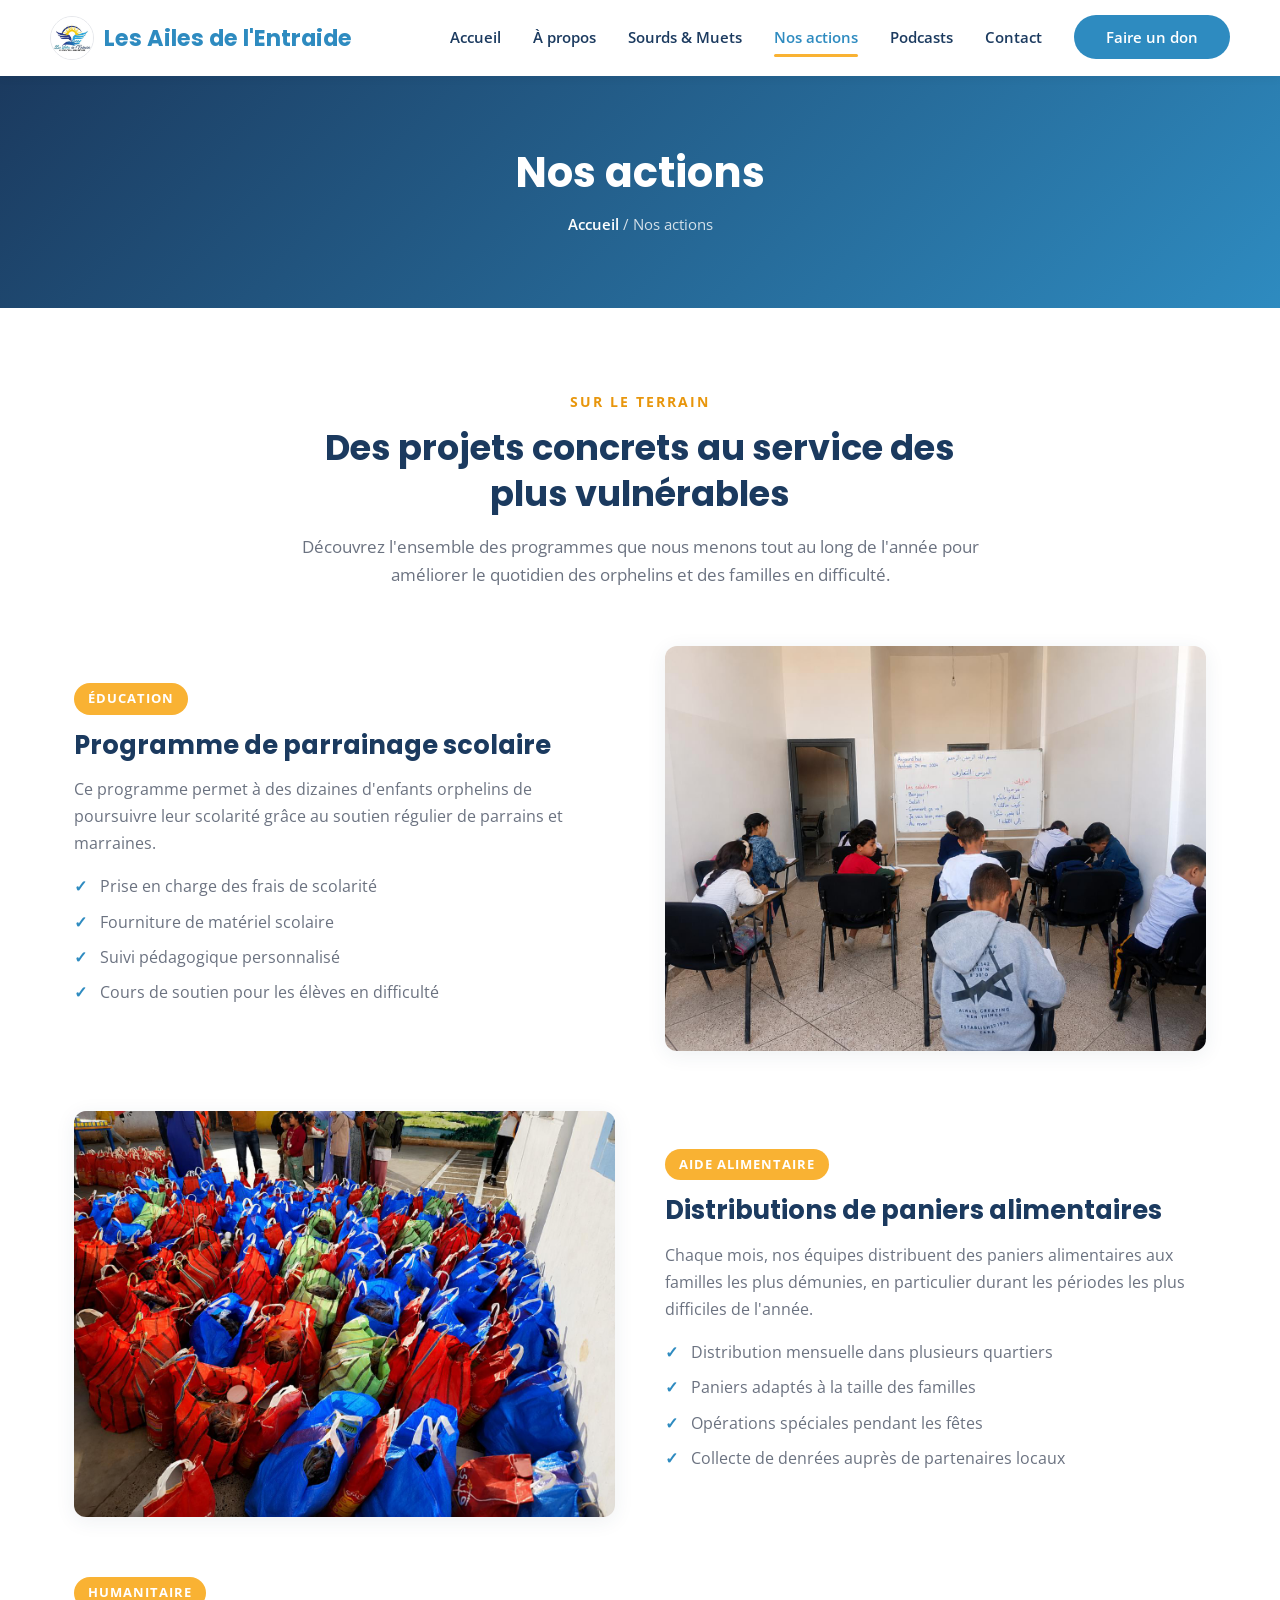
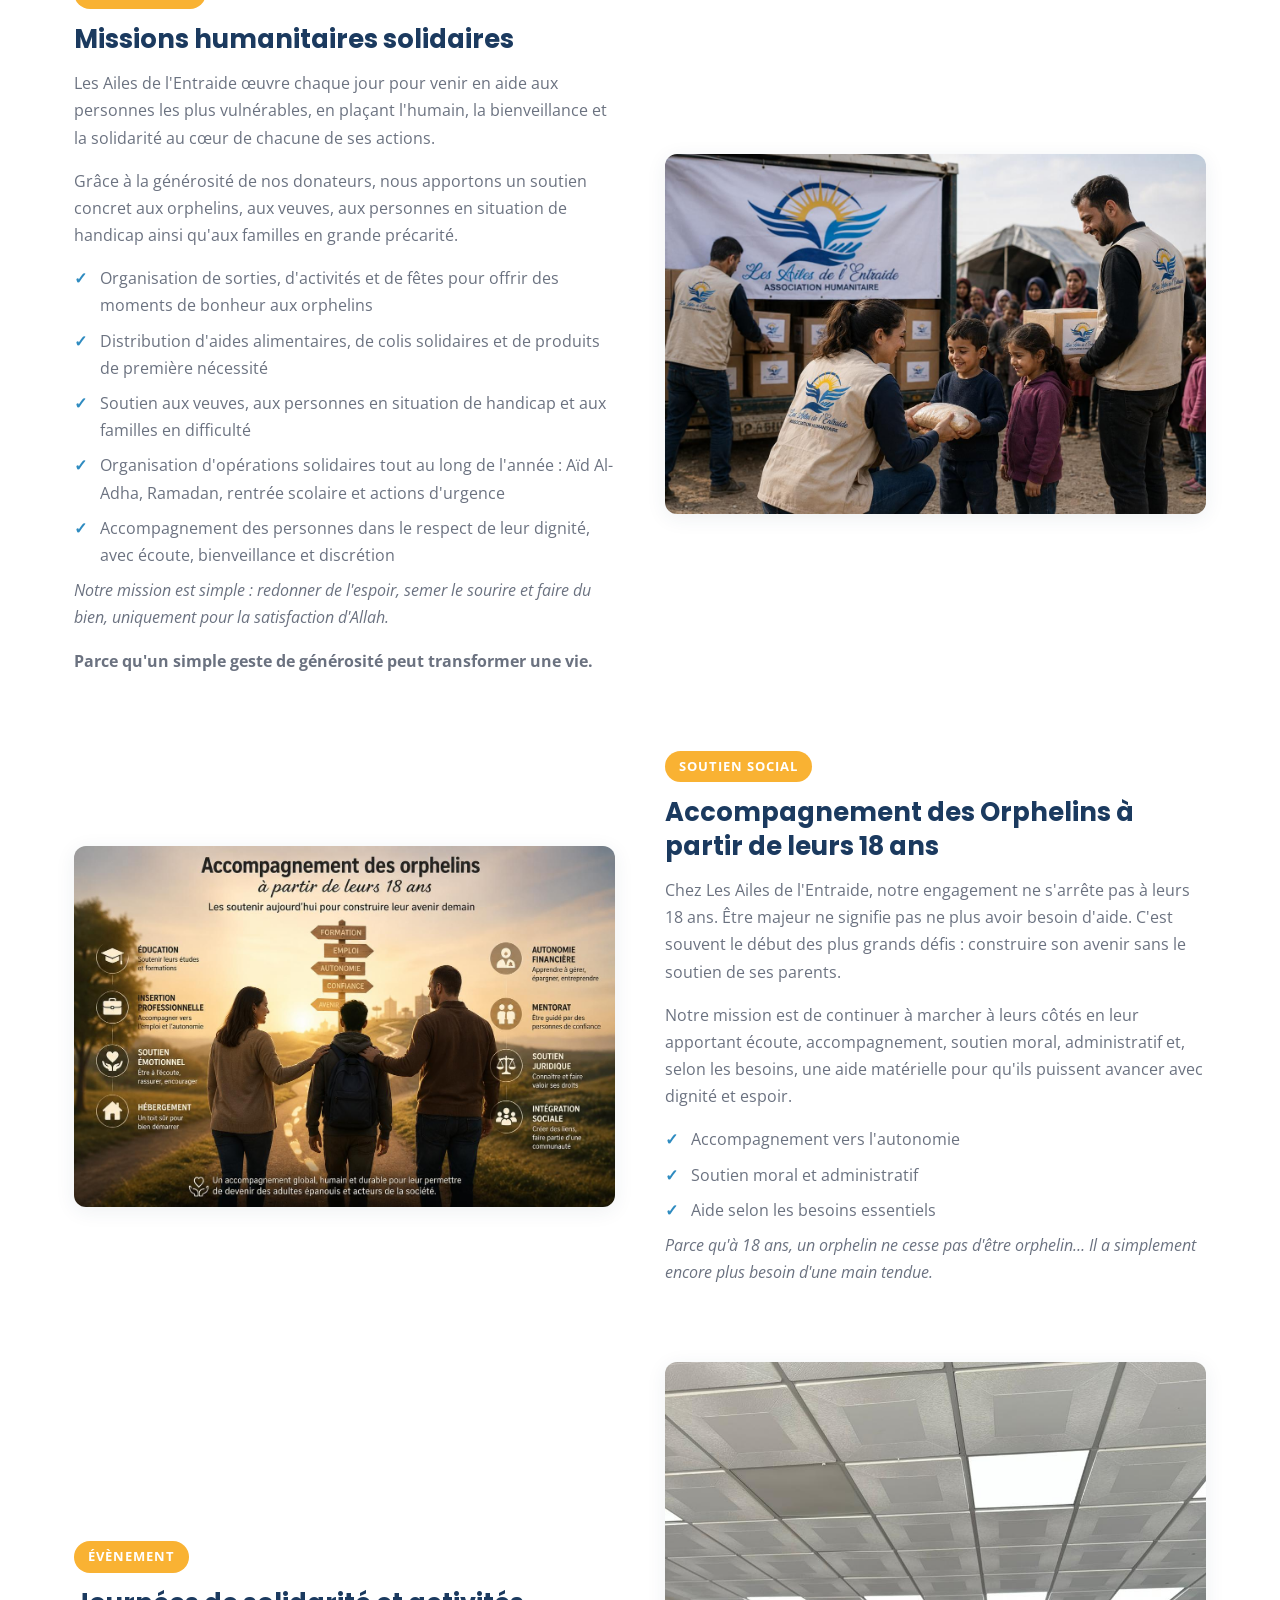
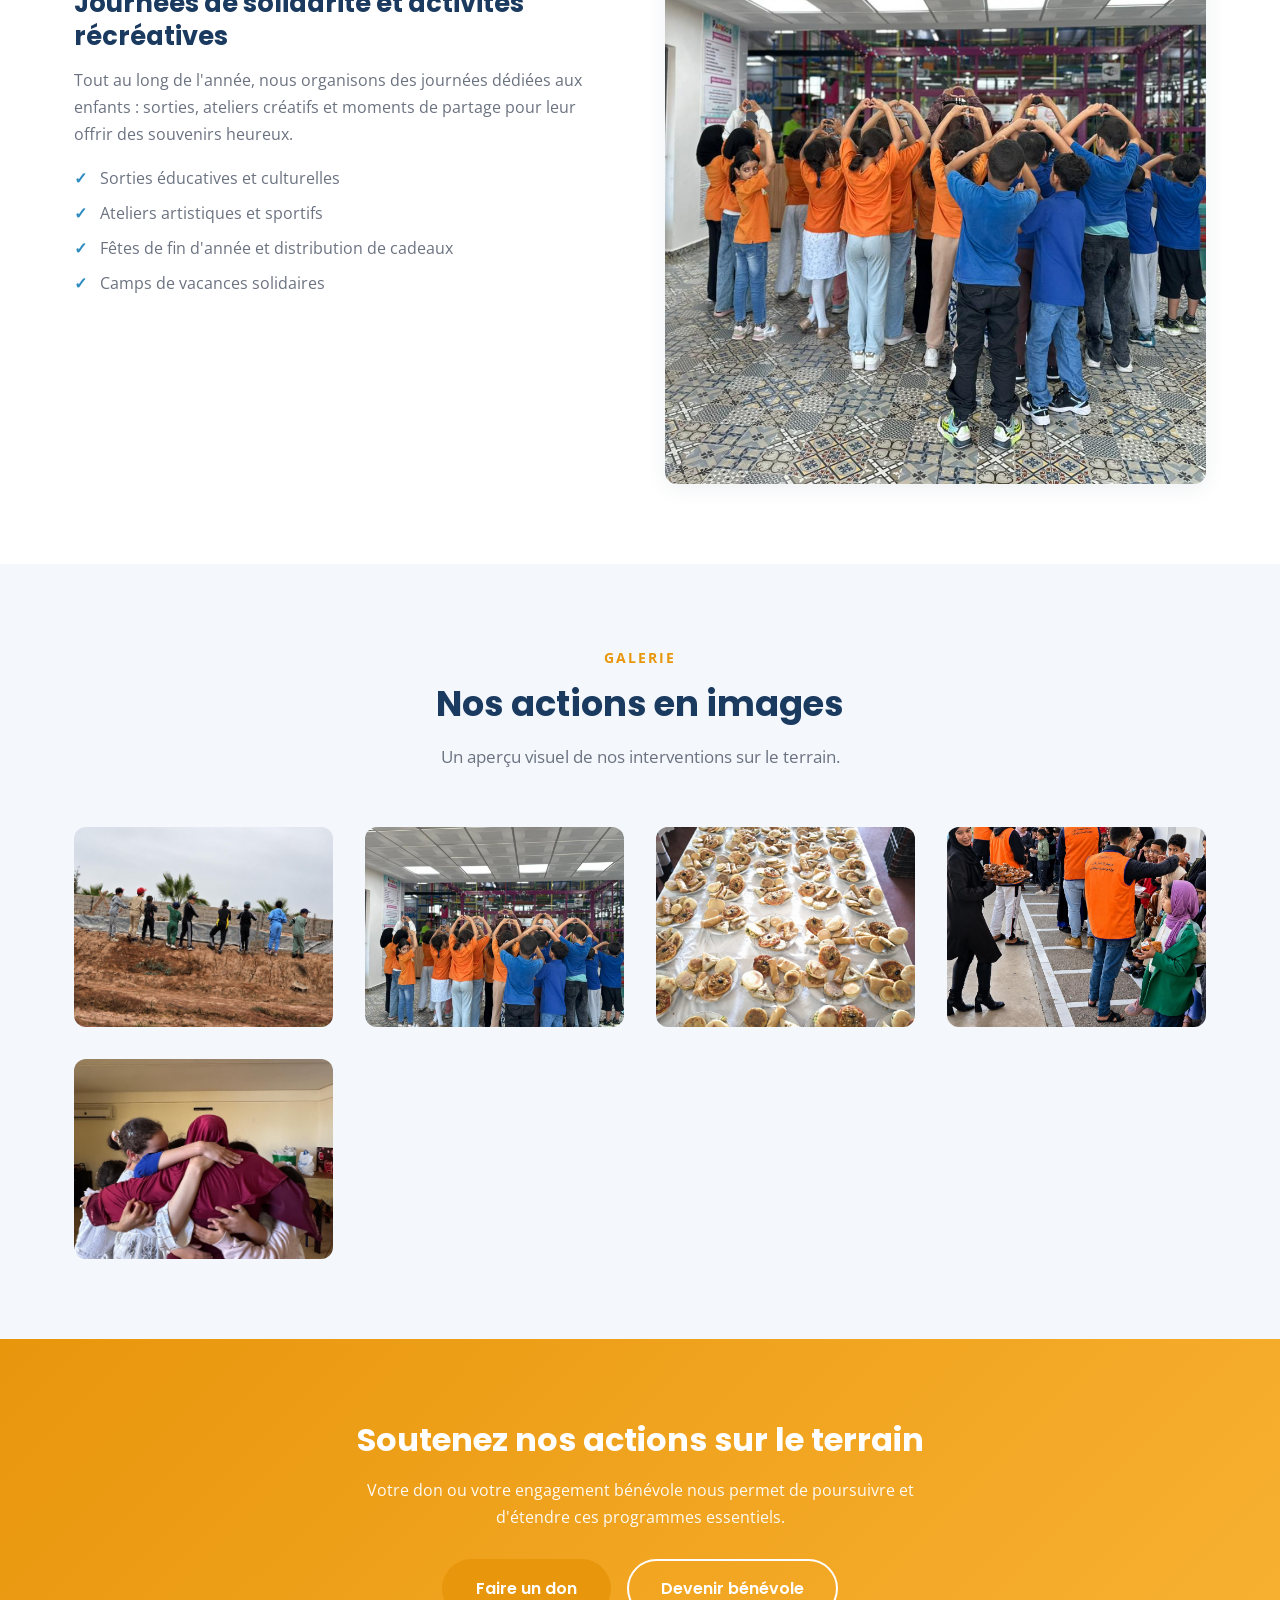
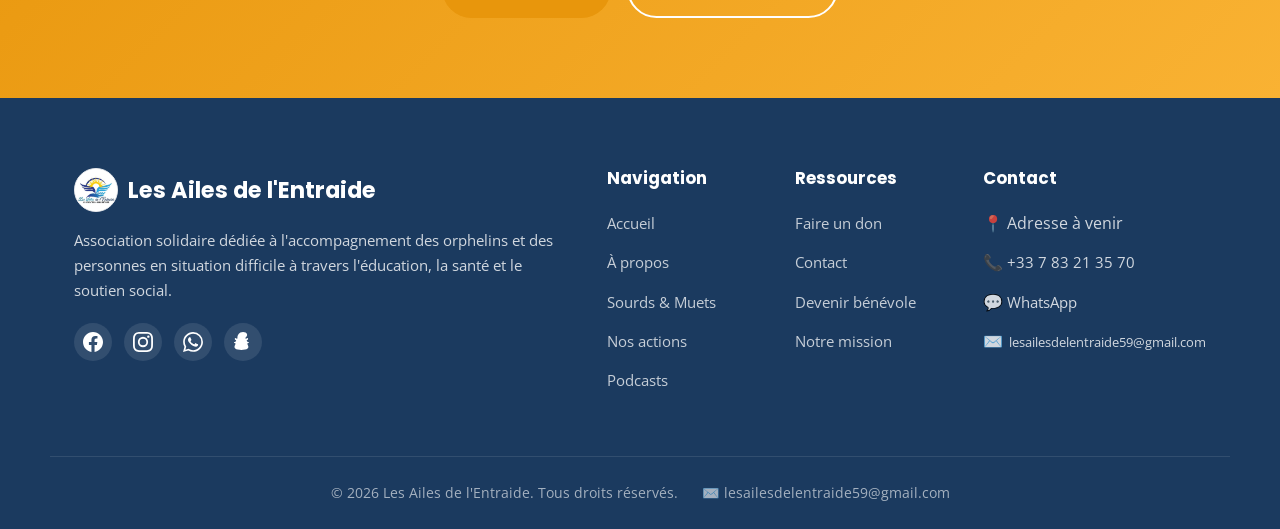
<file: nos-actions.html>
<!DOCTYPE html>
<html lang="fr">
<head>
  <meta charset="UTF-8">
  <meta name="viewport" content="width=device-width, initial-scale=1.0">
  <title>Nos actions — Les Ailes de l'Entraide</title>
  <meta name="description" content="Découvrez les projets et activités menés par l'association Les Ailes de l'Entraide pour soutenir les orphelins et les personnes en difficulté.">
  <!-- Open Graph -->
  <meta property="og:type" content="website">
  <meta property="og:url" content="https://akdimha2007.github.io/ailes-entraide/nos-actions.html">
  <meta property="og:title" content="Nos actions — Les Ailes de l'Entraide">
  <meta property="og:description" content="Découvrez les projets et activités menés par l'association Les Ailes de l'Entraide pour soutenir les orphelins et les personnes en difficulté.">
  <meta property="og:image" content="https://akdimha2007.github.io/ailes-entraide/images/logo.jpeg">
  <meta name="twitter:card" content="summary_large_image">
  <link rel="preconnect" href="https://fonts.googleapis.com">
  <link href="https://fonts.googleapis.com/css2?family=Poppins:wght@600;700;800&family=Open+Sans:wght@400;600;700&display=swap" rel="stylesheet">
  <link rel="icon" type="image/jpeg" href="images/logo.jpeg">
  <link rel="stylesheet" href="css/style.css">
</head>
<body>

  <!-- ===== En-tête ===== -->
  <header class="site-header">
    <nav class="navbar container">
      <a href="index.html" class="logo">
        <img src="images/logo.jpeg" alt="Logo Les Ailes de l'Entraide" class="logo-icon">
        <span>Les Ailes de l'<span>Entraide</span></span>
      </a>
      <ul class="nav-menu">
        <li><a href="index.html">Accueil</a></li>
        <li><a href="a-propos.html">À propos</a></li>
        <li><a href="sourds-muets.html">Sourds &amp; Muets</a></li>
        <li><a href="nos-actions.html" class="active" aria-current="page">Nos actions</a></li>
        <li><a href="podcasts.html">Podcasts</a></li>
        <li><a href="contact.html">Contact</a></li>
        <li><a href="don.html" class="nav-cta">Faire un don</a></li>
      </ul>
      <button type="button" class="nav-toggle" aria-label="Ouvrir le menu" aria-expanded="false">
        <span></span>
        <span></span>
        <span></span>
      </button>
    </nav>
  </header>

  <!-- ===== Bannière de page ===== -->
  <section class="page-header">
    <div class="container">
      <h1>Nos actions</h1>
      <div class="breadcrumb"><a href="index.html">Accueil</a> / Nos actions</div>
    </div>
  </section>

  <!-- ===== Introduction ===== -->
  <section>
    <div class="container">
      <div class="section-title">
        <span class="eyebrow">Sur le terrain</span>
        <h2>Des projets concrets au service des plus vulnérables</h2>
        <p>Découvrez l'ensemble des programmes que nous menons tout au long de l'année pour améliorer le quotidien des orphelins et des familles en difficulté.</p>
      </div>

      <div class="timeline">

        <!-- Projet 1 -->
        <div class="timeline-item">
          <div class="timeline-text">
            <span class="tag">Éducation</span>
            <h3>Programme de parrainage scolaire</h3>
            <p>Ce programme permet à des dizaines d'enfants orphelins de poursuivre leur scolarité grâce au soutien régulier de parrains et marraines.</p>
            <ul>
              <li>Prise en charge des frais de scolarité</li>
              <li>Fourniture de matériel scolaire</li>
              <li>Suivi pédagogique personnalisé</li>
              <li>Cours de soutien pour les élèves en difficulté</li>
            </ul>
          </div>
          <div class="timeline-image">
            <img src="images/parrainage-orphelins.jpeg" alt="Enfants en classe bénéficiant du programme de parrainage scolaire" class="section-img">
          </div>
        </div>

        <!-- Projet 2 -->
        <div class="timeline-item">
          <div class="timeline-text">
            <span class="tag">Aide alimentaire</span>
            <h3>Distributions de paniers alimentaires</h3>
            <p>Chaque mois, nos équipes distribuent des paniers alimentaires aux familles les plus démunies, en particulier durant les périodes les plus difficiles de l'année.</p>
            <ul>
              <li>Distribution mensuelle dans plusieurs quartiers</li>
              <li>Paniers adaptés à la taille des familles</li>
              <li>Opérations spéciales pendant les fêtes</li>
              <li>Collecte de denrées auprès de partenaires locaux</li>
            </ul>
          </div>
          <div class="timeline-image">
            <img src="images/distribution-alimentaire.jpeg" alt="Paniers alimentaires prêts à être distribués aux familles dans le besoin" class="section-img">
          </div>
        </div>

        <!-- Projet 3 -->
        <div class="timeline-item">
          <div class="timeline-text">
            <span class="tag">Humanitaire</span>
            <h3>Missions humanitaires solidaires</h3>
            <p>Les Ailes de l'Entraide œuvre chaque jour pour venir en aide aux personnes les plus vulnérables, en plaçant l'humain, la bienveillance et la solidarité au cœur de chacune de ses actions.</p>
            <p>Grâce à la générosité de nos donateurs, nous apportons un soutien concret aux orphelins, aux veuves, aux personnes en situation de handicap ainsi qu'aux familles en grande précarité.</p>
            <ul>
              <li>Organisation de sorties, d'activités et de fêtes pour offrir des moments de bonheur aux orphelins</li>
              <li>Distribution d'aides alimentaires, de colis solidaires et de produits de première nécessité</li>
              <li>Soutien aux veuves, aux personnes en situation de handicap et aux familles en difficulté</li>
              <li>Organisation d'opérations solidaires tout au long de l'année : Aïd Al-Adha, Ramadan, rentrée scolaire et actions d'urgence</li>
              <li>Accompagnement des personnes dans le respect de leur dignité, avec écoute, bienveillance et discrétion</li>
            </ul>
            <p><em>Notre mission est simple : redonner de l'espoir, semer le sourire et faire du bien, uniquement pour la satisfaction d'Allah.</em></p>
            <p><strong>Parce qu'un simple geste de générosité peut transformer une vie.</strong></p>
          </div>
          <div class="timeline-image">
            <img src="images/mission-humanitaire.jpeg" alt="Médecin bénévole lors d'une consultation gratuite en caravane médicale" class="section-img">
          </div>
        </div>

        <!-- Projet 4 -->
        <div class="timeline-item">
          <div class="timeline-text">
            <span class="tag">Soutien social</span>
            <h3>Accompagnement des Orphelins à partir de leurs 18 ans</h3>
            <p>Chez Les Ailes de l'Entraide, notre engagement ne s'arrête pas à leurs 18 ans. Être majeur ne signifie pas ne plus avoir besoin d'aide. C'est souvent le début des plus grands défis : construire son avenir sans le soutien de ses parents.</p>
            <p>Notre mission est de continuer à marcher à leurs côtés en leur apportant écoute, accompagnement, soutien moral, administratif et, selon les besoins, une aide matérielle pour qu'ils puissent avancer avec dignité et espoir.</p>
            <ul>
              <li>Accompagnement vers l'autonomie</li>
              <li>Soutien moral et administratif</li>
              <li>Aide selon les besoins essentiels</li>
            </ul>
            <p><em>Parce qu'à 18 ans, un orphelin ne cesse pas d'être orphelin… Il a simplement encore plus besoin d'une main tendue.</em></p>
          </div>
          <div class="timeline-image">
            <img src="images/accompagnement-orphelins.jpeg" alt="Accompagnement des orphelins à partir de leurs 18 ans" class="section-img">
          </div>
        </div>

        <!-- Projet 5 -->
        <div class="timeline-item">
          <div class="timeline-text">
            <span class="tag">Évènement</span>
            <h3>Journées de solidarité et activités récréatives</h3>
            <p>Tout au long de l'année, nous organisons des journées dédiées aux enfants : sorties, ateliers créatifs et moments de partage pour leur offrir des souvenirs heureux.</p>
            <ul>
              <li>Sorties éducatives et culturelles</li>
              <li>Ateliers artistiques et sportifs</li>
              <li>Fêtes de fin d'année et distribution de cadeaux</li>
              <li>Camps de vacances solidaires</li>
            </ul>
          </div>
          <div class="timeline-image">
            <img src="images/galerie-enfants-coeurs.jpeg" alt="Enfants formant des coeurs avec leurs mains lors d'une journée de solidarité" class="section-img">
          </div>
        </div>

      </div>
    </div>
  </section>

  <!-- ===== Galerie d'images ===== -->
  <section class="bg-light">
    <div class="container">
      <div class="section-title">
        <span class="eyebrow">Galerie</span>
        <h2>Nos actions en images</h2>
        <p>Un aperçu visuel de nos interventions sur le terrain.</p>
      </div>
      <div class="cards-grid" style="grid-template-columns: repeat(4, 1fr);">
        <img src="images/enfants-terrain.jpeg" alt="Enfants lors d'une sortie en plein air avec l'association" class="gallery-img">
        <img src="images/galerie-sortie.jpeg" alt="Sortie récréative des enfants dans un parc d'attractions" class="gallery-img">
        <img src="images/galerie-repas.jpeg" alt="Préparation de repas solidaires pour les familles" class="gallery-img">
        <img src="images/hero-benevoles.jpeg" alt="Bénévoles en gilets orange distribuant des repas aux enfants" class="gallery-img">
        <img src="images/equipe-solidarite.jpeg" alt="Moment de solidarité entre bénévoles et enfants" class="gallery-img">
        <img src="images/parrainage-orphelins.jpeg" alt="Cours de soutien scolaire pour les enfants" class="gallery-img">
        <img src="images/galerie-aide-alimentaire.jpeg" alt="Paniers alimentaires préparés pour la distribution" class="gallery-img">
        <img src="images/galerie-kabch.jpeg" alt="Enfants avec un mouton lors de la fête de l'Aïd" class="gallery-img">
      </div>
    </div>
  </section>

  <!-- ===== CTA ===== -->
  <section class="cta-banner">
    <div class="container">
      <h2>Soutenez nos actions sur le terrain</h2>
      <p>Votre don ou votre engagement bénévole nous permet de poursuivre et d'étendre ces programmes essentiels.</p>
      <div class="cta-buttons">
        <a href="don.html" class="btn btn-primary">Faire un don</a>
        <a href="contact.html" class="btn btn-secondary">Devenir bénévole</a>
      </div>
    </div>
  </section>

  <!-- ===== Pied de page ===== -->
  <footer class="site-footer">
    <div class="container footer-grid">
      <div class="footer-col">
        <a href="index.html" class="logo">
          <img src="images/logo.jpeg" alt="Logo Les Ailes de l'Entraide" class="logo-icon">
          Les Ailes de l'Entraide
        </a>
        <p>Association solidaire dédiée à l'accompagnement des orphelins et des personnes en situation difficile à travers l'éducation, la santé et le soutien social.</p>
        <div class="social-links">
          <a href="https://www.facebook.com/share/1CepRYvT4E/" target="_blank" rel="noopener" aria-label="Facebook" title="Facebook">
            <svg xmlns="http://www.w3.org/2000/svg" viewBox="0 0 24 24" width="20" height="20" fill="currentColor"><path d="M24 12.073C24 5.405 18.627 0 12 0S0 5.405 0 12.073C0 18.1 4.388 23.094 10.125 24v-8.437H7.078v-3.49h3.047V9.41c0-3.025 1.792-4.697 4.533-4.697 1.312 0 2.686.236 2.686.236v2.97h-1.513c-1.491 0-1.956.93-1.956 1.886v2.268h3.328l-.532 3.49h-2.796V24C19.612 23.094 24 18.1 24 12.073z"/></svg>
          </a>
          <a href="https://www.instagram.com/les_saveurs_dorient_by_jihane" target="_blank" rel="noopener" aria-label="Instagram" title="Instagram">
            <svg xmlns="http://www.w3.org/2000/svg" viewBox="0 0 24 24" width="20" height="20" fill="currentColor"><path d="M12 2.163c3.204 0 3.584.012 4.85.07 1.366.062 2.633.334 3.608 1.308.975.975 1.246 2.242 1.308 3.608.058 1.266.07 1.646.07 4.85s-.012 3.584-.07 4.85c-.062 1.366-.334 2.633-1.308 3.608-.975.975-2.242 1.246-3.608 1.308-1.266.058-1.646.07-4.85.07s-3.584-.012-4.85-.07c-1.366-.062-2.633-.334-3.608-1.308-.975-.975-1.246-2.242-1.308-3.608C2.175 15.584 2.163 15.204 2.163 12s.012-3.584.07-4.85c.062-1.366.334-2.633 1.308-3.608C4.516 2.497 5.783 2.226 7.149 2.163 8.415 2.105 8.796 2.163 12 2.163zm0-2.163C8.741 0 8.332.014 7.052.072 5.197.157 3.355.673 2.014 2.014.673 3.355.157 5.197.072 7.052.014 8.332 0 8.741 0 12c0 3.259.014 3.668.072 4.948.085 1.855.601 3.697 1.942 5.038 1.341 1.341 3.183 1.857 5.038 1.942C8.332 23.986 8.741 24 12 24s3.668-.014 4.948-.072c1.855-.085 3.697-.601 5.038-1.942 1.341-1.341 1.857-3.183 1.942-5.038C23.986 15.668 24 15.259 24 12s-.014-3.668-.072-4.948c-.085-1.855-.601-3.697-1.942-5.038C20.645.673 18.803.157 16.948.072 15.668.014 15.259 0 12 0zm0 5.838a6.162 6.162 0 1 0 0 12.324 6.162 6.162 0 0 0 0-12.324zm0 10.162a4 4 0 1 1 0-8 4 4 0 0 1 0 8zm6.406-11.845a1.44 1.44 0 1 0 0 2.881 1.44 1.44 0 0 0 0-2.881z"/></svg>
          </a>
          <a href="https://wa.me/33783213570" target="_blank" rel="noopener" aria-label="WhatsApp" title="WhatsApp">
            <svg xmlns="http://www.w3.org/2000/svg" viewBox="0 0 24 24" width="20" height="20" fill="currentColor"><path d="M17.472 14.382c-.297-.149-1.758-.867-2.03-.967-.273-.099-.471-.148-.67.15-.197.297-.767.966-.94 1.164-.173.199-.347.223-.644.075-.297-.15-1.255-.463-2.39-1.475-.883-.788-1.48-1.761-1.653-2.059-.173-.297-.018-.458.13-.606.134-.133.298-.347.446-.52.149-.174.198-.298.298-.497.099-.198.05-.371-.025-.52-.075-.149-.669-1.612-.916-2.207-.242-.579-.487-.5-.669-.51-.173-.008-.371-.01-.57-.01-.198 0-.52.074-.792.372-.272.297-1.04 1.016-1.04 2.479 0 1.462 1.065 2.875 1.213 3.074.149.198 2.096 3.2 5.077 4.487.709.306 1.262.489 1.694.625.712.227 1.36.195 1.871.118.571-.085 1.758-.719 2.006-1.413.248-.694.248-1.289.173-1.413-.074-.124-.272-.198-.57-.347m-5.421 7.403h-.004a9.87 9.87 0 0 1-5.031-1.378l-.361-.214-3.741.982.998-3.648-.235-.374a9.86 9.86 0 0 1-1.51-5.26c.001-5.45 4.436-9.884 9.888-9.884 2.64 0 5.122 1.03 6.988 2.898a9.825 9.825 0 0 1 2.893 6.994c-.003 5.45-4.437 9.884-9.885 9.884m8.413-18.297A11.815 11.815 0 0 0 12.05 0C5.495 0 .16 5.335.157 11.892c0 2.096.547 4.142 1.588 5.945L.057 24l6.305-1.654a11.882 11.882 0 0 0 5.683 1.448h.005c6.554 0 11.89-5.335 11.893-11.893a11.821 11.821 0 0 0-3.48-8.413z"/></svg>
          </a>
          <a href="https://www.snapchat.com/add/lesailesdelentraide" target="_blank" rel="noopener" aria-label="Snapchat" title="Snapchat">
            <svg xmlns="http://www.w3.org/2000/svg" viewBox="0 0 24 24" width="20" height="20" fill="currentColor"><path d="M12.065.135C6.948.135 5.31 4.322 5.31 6.957c0 .284.017.568.05.85-.214.12-.435.182-.668.182-.467 0-.9-.213-1.234-.6a.608.608 0 0 0-.484-.232.594.594 0 0 0-.35.114c-.48.332-.5.832-.5.999 0 .73.481 1.298 1.43 1.688.083.033.192.063.212.152.03.126-.055.395-.1.532a3.46 3.46 0 0 1-.078.208c-.41 1.003-1.235 1.094-1.666 1.17a2.064 2.064 0 0 0-.311.065c-.418.143-.454.44-.446.575.016.278.226.504.527.588.844.234 1.178.493 1.285.697.047.09.044.172.013.325-.16.788-1.19 2.124-1.19 3.537 0 .36.065.705.198 1.025.644 1.561 2.624 2.35 5.882 2.35.249 0 .5-.007.752-.021.389.247.923.382 1.485.382s1.096-.135 1.485-.382c.252.014.503.021.752.021 3.258 0 5.238-.789 5.882-2.35.133-.32.198-.665.198-1.025 0-1.413-1.03-2.749-1.19-3.537-.031-.153-.034-.235.013-.325.107-.204.44-.463 1.285-.697.301-.084.511-.31.527-.588.008-.135-.028-.432-.446-.575a2.064 2.064 0 0 0-.311-.065c-.431-.076-1.256-.167-1.666-1.17a3.46 3.46 0 0 1-.078-.208c-.045-.137-.13-.406-.1-.532.02-.089.129-.119.212-.152.949-.39 1.43-.958 1.43-1.688 0-.167-.02-.667-.5-.999a.594.594 0 0 0-.35-.114.608.608 0 0 0-.484.232c-.334.387-.767.6-1.234.6-.233 0-.454-.062-.668-.182.033-.282.05-.566.05-.85C18.72 4.322 17.082.135 12.065.135z"/></svg>
          </a>
        </div>
      </div>
      <div class="footer-col">
        <h4>Navigation</h4>
        <ul>
          <li><a href="index.html">Accueil</a></li>
          <li><a href="a-propos.html">À propos</a></li>
          <li><a href="sourds-muets.html">Sourds &amp; Muets</a></li>
        <li><a href="nos-actions.html">Nos actions</a></li>
          <li><a href="podcasts.html">Podcasts</a></li>
        </ul>
      </div>
      <div class="footer-col">
        <h4>Ressources</h4>
        <ul>
          <li><a href="don.html">Faire un don</a></li>
          <li><a href="contact.html">Contact</a></li>
          <li><a href="contact.html">Devenir bénévole</a></li>
          <li><a href="a-propos.html">Notre mission</a></li>
        </ul>
      </div>
      <div class="footer-col">
        <h4>Contact</h4>
        <ul>
          <li>📍 Adresse à venir</li>
          <li>📞 <a href="tel:+33783213570" style="color:inherit;">+33 7 83 21 35 70</a></li>
          <li>💬 <a href="https://wa.me/33783213570" target="_blank" rel="noopener" style="color:inherit;">WhatsApp</a></li>
          <li style="display:flex;align-items:baseline;gap:6px;"><span>✉️</span><a href="mailto:lesailesdelentraide59@gmail.com" style="color:inherit;white-space:nowrap;font-size:0.82rem;">lesailesdelentraide59@gmail.com</a></li>
        </ul>
      </div>
    </div>
    <div class="container footer-bottom">
      <span>© 2026 Les Ailes de l'Entraide. Tous droits réservés.</span>
      <a href="mailto:lesailesdelentraide59@gmail.com" style="color:inherit;">✉️ lesailesdelentraide59@gmail.com</a>
    </div>
  </footer>

  <script src="js/main.js"></script>
</body>
</html>
</file>
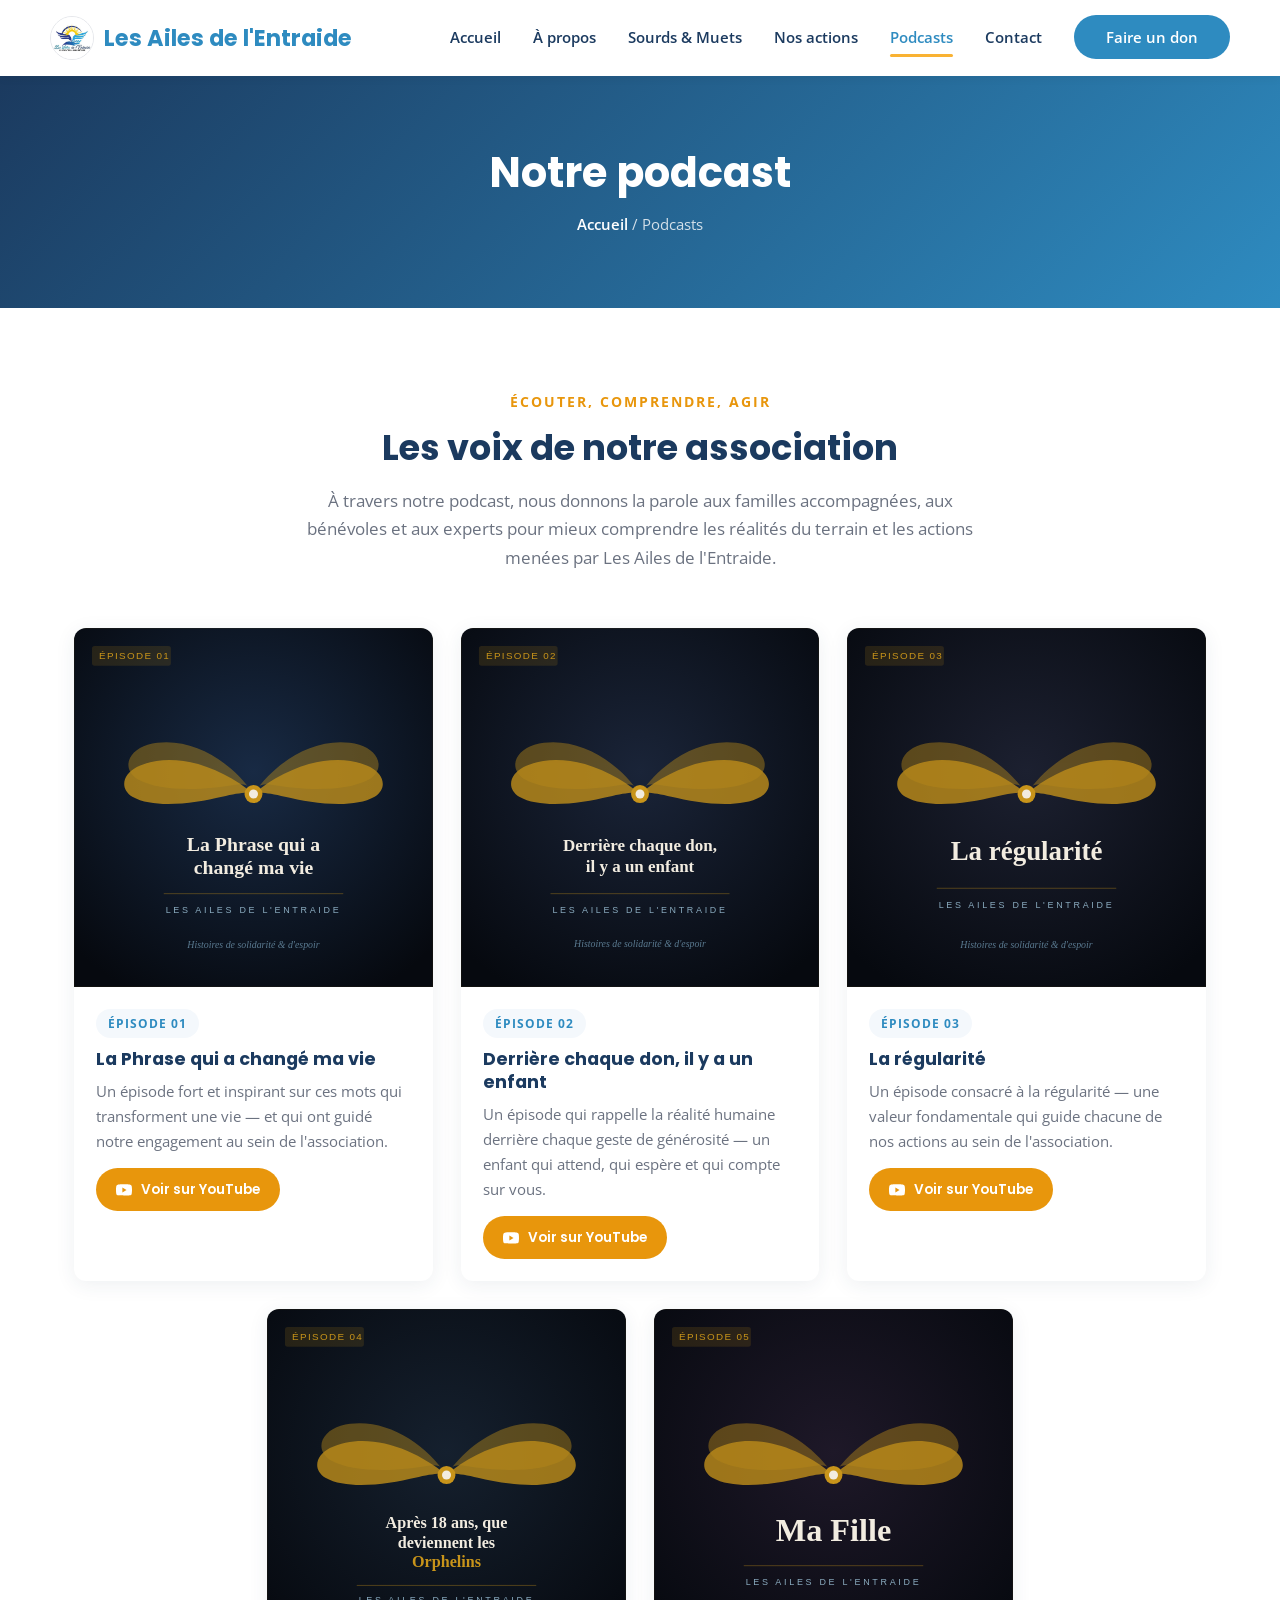
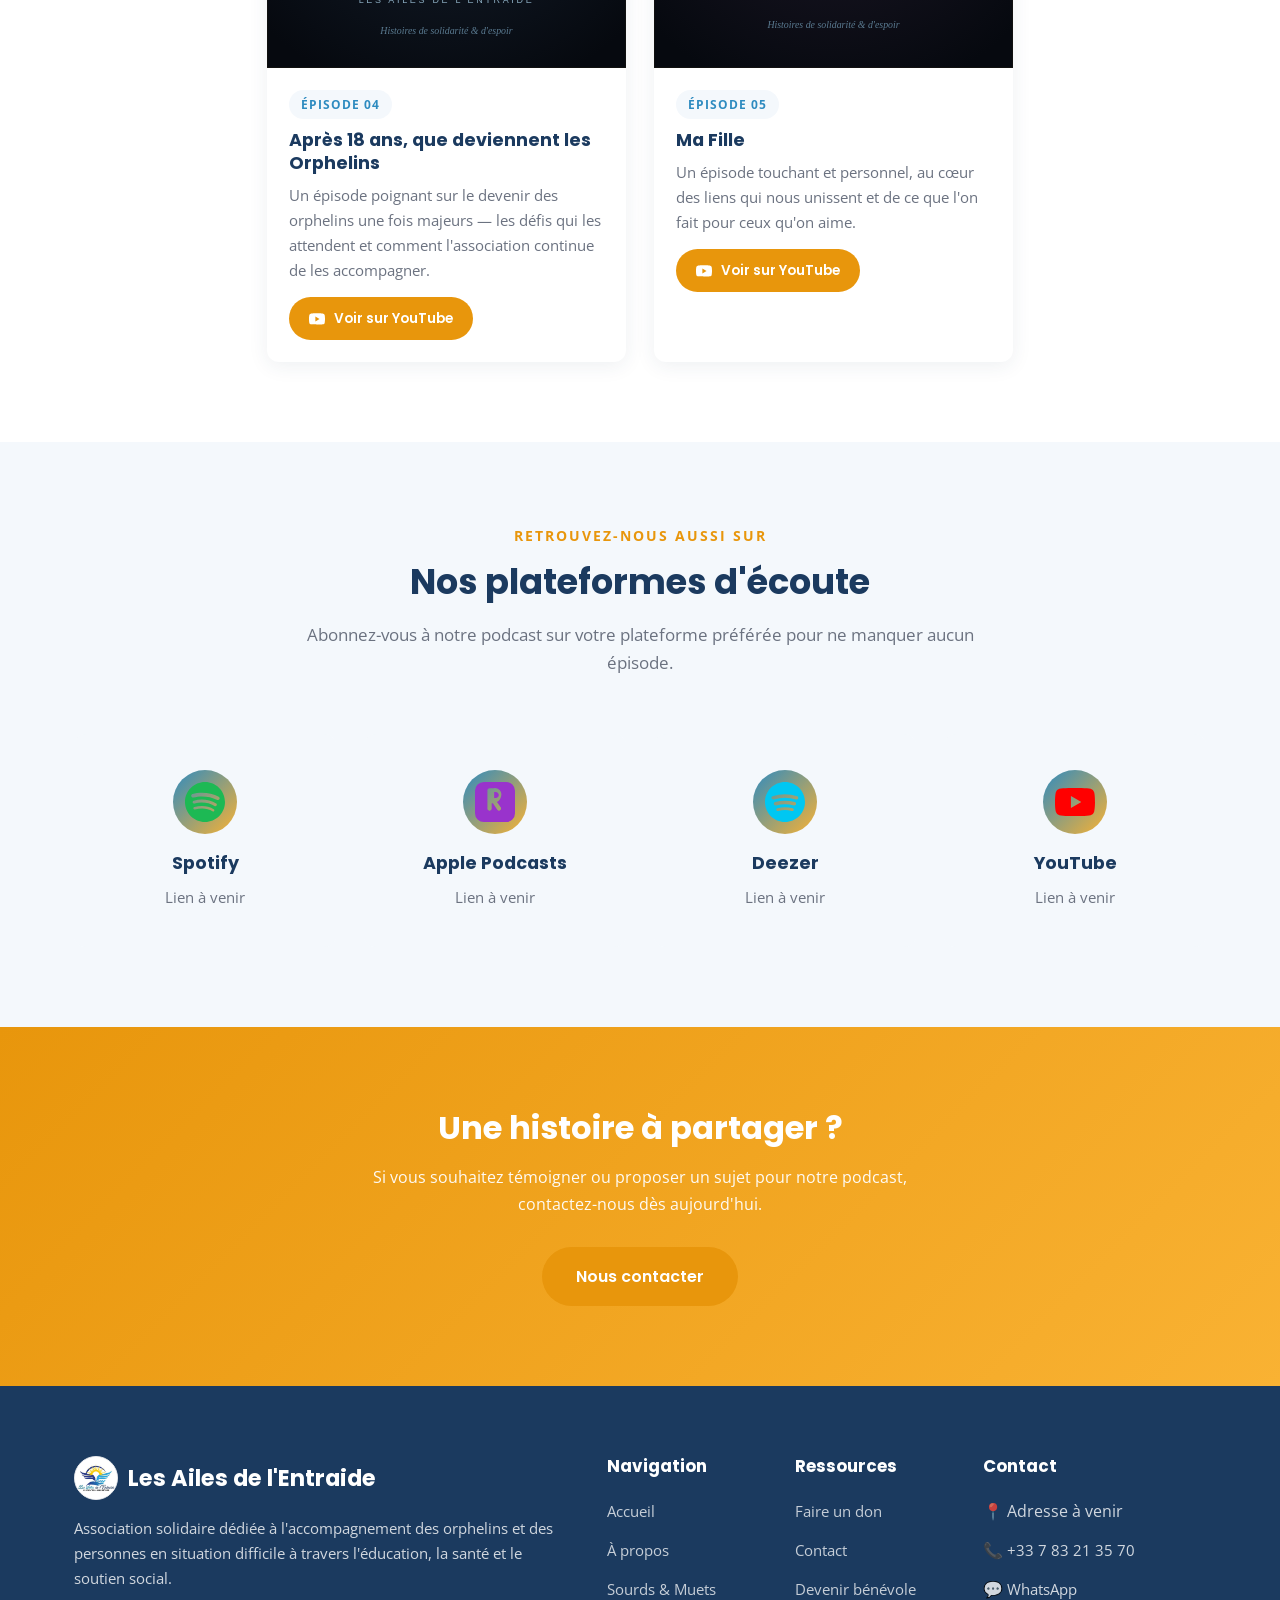
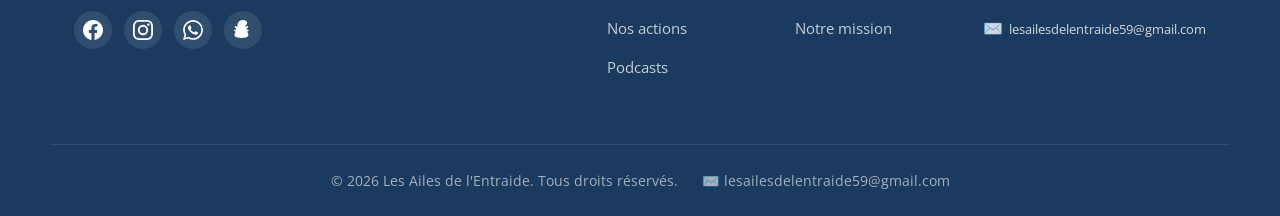
<file: podcasts.html>
<!DOCTYPE html>
<html lang="fr">
<head>
  <meta charset="UTF-8">
  <meta name="viewport" content="width=device-width, initial-scale=1.0">
  <title>Podcasts — Les Ailes de l'Entraide</title>
  <meta name="description" content="Écoutez les podcasts de l'association Les Ailes de l'Entraide : témoignages, reportages et coulisses de nos actions auprès des orphelins et des personnes en difficulté.">
  <!-- Open Graph -->
  <meta property="og:type" content="website">
  <meta property="og:url" content="https://akdimha2007.github.io/ailes-entraide/podcasts.html">
  <meta property="og:title" content="Podcasts — Les Ailes de l'Entraide">
  <meta property="og:description" content="Témoignages, reportages et coulisses de nos actions auprès des orphelins et des personnes en difficulté.">
  <meta property="og:image" content="https://akdimha2007.github.io/ailes-entraide/images/logo.jpeg">
  <meta name="twitter:card" content="summary_large_image">
  <link rel="preconnect" href="https://fonts.googleapis.com">
  <link href="https://fonts.googleapis.com/css2?family=Poppins:wght@600;700;800&family=Open+Sans:wght@400;600;700&display=swap" rel="stylesheet">
  <link rel="icon" type="image/jpeg" href="images/logo.jpeg">
  <link rel="stylesheet" href="css/style.css">
</head>
<body>

  <!-- ===== En-tête ===== -->
  <header class="site-header">
    <nav class="navbar container">
      <a href="index.html" class="logo">
        <img src="images/logo.jpeg" alt="Logo Les Ailes de l'Entraide" class="logo-icon">
        <span>Les Ailes de l'<span>Entraide</span></span>
      </a>
      <ul class="nav-menu">
        <li><a href="index.html">Accueil</a></li>
        <li><a href="a-propos.html">À propos</a></li>
        <li><a href="sourds-muets.html">Sourds &amp; Muets</a></li>
        <li><a href="nos-actions.html">Nos actions</a></li>
        <li><a href="podcasts.html" class="active" aria-current="page">Podcasts</a></li>
        <li><a href="contact.html">Contact</a></li>
        <li><a href="don.html" class="nav-cta">Faire un don</a></li>
      </ul>
      <button type="button" class="nav-toggle" aria-label="Ouvrir le menu" aria-expanded="false">
        <span></span>
        <span></span>
        <span></span>
      </button>
    </nav>
  </header>

  <!-- ===== Bannière de page ===== -->
  <section class="page-header">
    <div class="container">
      <h1>Notre podcast</h1>
      <div class="breadcrumb"><a href="index.html">Accueil</a> / Podcasts</div>
    </div>
  </section>

  <!-- ===== Introduction ===== -->
  <section>
    <div class="container">
      <div class="section-title">
        <span class="eyebrow">Écouter, comprendre, agir</span>
        <h2>Les voix de notre association</h2>
        <p>À travers notre podcast, nous donnons la parole aux familles accompagnées, aux bénévoles et aux experts pour mieux comprendre les réalités du terrain et les actions menées par Les Ailes de l'Entraide.</p>
      </div>

      <!-- ===== Grille des 5 épisodes ===== -->
      <div class="podcast-grid">

        <!-- Épisode 1 -->
        <div class="podcast-card">
          <a href="https://youtube.com/shorts/GoK4jghPi0A" target="_blank" rel="noopener" style="display:block;position:relative;overflow:hidden;text-decoration:none;">
            <img src="images/podcast-cover-ep01.svg" alt="Couverture épisode 01 — La Phrase qui a changé ma vie" style="width:100%;display:block;">
            <div style="position:absolute;inset:0;display:flex;align-items:center;justify-content:center;background:rgba(0,0,0,0.25);opacity:0;transition:opacity 0.2s;" class="play-overlay">
              <div style="width:56px;height:56px;background:#FF0000;border-radius:50%;display:flex;align-items:center;justify-content:center;">
                <svg xmlns="http://www.w3.org/2000/svg" viewBox="0 0 24 24" width="26" height="26" fill="#fff"><path d="M8 5v14l11-7z"/></svg>
              </div>
            </div>
          </a>
          <div class="podcast-info">
            <span class="episode-tag">Épisode 01</span>
            <h3>La Phrase qui a changé ma vie</h3>
            <p>Un épisode fort et inspirant sur ces mots qui transforment une vie — et qui ont guidé notre engagement au sein de l'association.</p>
            <div style="margin-top:12px;">
              <a href="https://youtube.com/shorts/GoK4jghPi0A" target="_blank" rel="noopener" class="btn btn-primary" style="font-size:0.85rem;padding:8px 18px;">
                <svg xmlns="http://www.w3.org/2000/svg" viewBox="0 0 24 24" width="16" height="16" fill="currentColor" style="vertical-align:middle;margin-right:6px;"><path d="M23.498 6.186a3.016 3.016 0 0 0-2.122-2.136C19.505 3.545 12 3.545 12 3.545s-7.505 0-9.377.505A3.017 3.017 0 0 0 .502 6.186C0 8.07 0 12 0 12s0 3.93.502 5.814a3.016 3.016 0 0 0 2.122 2.136c1.871.505 9.376.505 9.376.505s7.505 0 9.377-.505a3.015 3.015 0 0 0 2.122-2.136C24 15.93 24 12 24 12s0-3.93-.502-5.814zM9.545 15.568V8.432L15.818 12l-6.273 3.568z"/></svg>
                Voir sur YouTube
              </a>
            </div>
          </div>
        </div>

        <!-- Épisode 2 -->
        <div class="podcast-card">
          <a href="https://youtube.com/shorts/oc5eV9Dd-qs" target="_blank" rel="noopener" style="display:block;position:relative;overflow:hidden;text-decoration:none;">
            <img src="images/podcast-cover-ep02.svg" alt="Couverture épisode 02 — Derrière chaque don, il y a un enfant" style="width:100%;display:block;">
            <div style="position:absolute;inset:0;display:flex;align-items:center;justify-content:center;background:rgba(0,0,0,0.25);opacity:0;transition:opacity 0.2s;" class="play-overlay">
              <div style="width:56px;height:56px;background:#FF0000;border-radius:50%;display:flex;align-items:center;justify-content:center;">
                <svg xmlns="http://www.w3.org/2000/svg" viewBox="0 0 24 24" width="26" height="26" fill="#fff"><path d="M8 5v14l11-7z"/></svg>
              </div>
            </div>
          </a>
          <div class="podcast-info">
            <span class="episode-tag">Épisode 02</span>
            <h3>Derrière chaque don, il y a un enfant</h3>
            <p>Un épisode qui rappelle la réalité humaine derrière chaque geste de générosité — un enfant qui attend, qui espère et qui compte sur vous.</p>
            <div style="margin-top:12px;">
              <a href="https://youtube.com/shorts/oc5eV9Dd-qs" target="_blank" rel="noopener" class="btn btn-primary" style="font-size:0.85rem;padding:8px 18px;">
                <svg xmlns="http://www.w3.org/2000/svg" viewBox="0 0 24 24" width="16" height="16" fill="currentColor" style="vertical-align:middle;margin-right:6px;"><path d="M23.498 6.186a3.016 3.016 0 0 0-2.122-2.136C19.505 3.545 12 3.545 12 3.545s-7.505 0-9.377.505A3.017 3.017 0 0 0 .502 6.186C0 8.07 0 12 0 12s0 3.93.502 5.814a3.016 3.016 0 0 0 2.122 2.136c1.871.505 9.376.505 9.376.505s7.505 0 9.377-.505a3.015 3.015 0 0 0 2.122-2.136C24 15.93 24 12 24 12s0-3.93-.502-5.814zM9.545 15.568V8.432L15.818 12l-6.273 3.568z"/></svg>
                Voir sur YouTube
              </a>
            </div>
          </div>
        </div>

        <!-- Épisode 3 -->
        <div class="podcast-card">
          <a href="https://youtube.com/shorts/aE52-9vbQRQ" target="_blank" rel="noopener" style="display:block;position:relative;overflow:hidden;text-decoration:none;">
            <img src="images/podcast-cover-ep03.svg" alt="Couverture épisode 03 — La régularité" style="width:100%;display:block;">
            <div style="position:absolute;inset:0;display:flex;align-items:center;justify-content:center;background:rgba(0,0,0,0.25);opacity:0;transition:opacity 0.2s;" class="play-overlay">
              <div style="width:56px;height:56px;background:#FF0000;border-radius:50%;display:flex;align-items:center;justify-content:center;">
                <svg xmlns="http://www.w3.org/2000/svg" viewBox="0 0 24 24" width="26" height="26" fill="#fff"><path d="M8 5v14l11-7z"/></svg>
              </div>
            </div>
          </a>
          <div class="podcast-info">
            <span class="episode-tag">Épisode 03</span>
            <h3>La régularité</h3>
            <p>Un épisode consacré à la régularité — une valeur fondamentale qui guide chacune de nos actions au sein de l'association.</p>
            <div style="margin-top:12px;">
              <a href="https://youtube.com/shorts/aE52-9vbQRQ" target="_blank" rel="noopener" class="btn btn-primary" style="font-size:0.85rem;padding:8px 18px;">
                <svg xmlns="http://www.w3.org/2000/svg" viewBox="0 0 24 24" width="16" height="16" fill="currentColor" style="vertical-align:middle;margin-right:6px;"><path d="M23.498 6.186a3.016 3.016 0 0 0-2.122-2.136C19.505 3.545 12 3.545 12 3.545s-7.505 0-9.377.505A3.017 3.017 0 0 0 .502 6.186C0 8.07 0 12 0 12s0 3.93.502 5.814a3.016 3.016 0 0 0 2.122 2.136c1.871.505 9.376.505 9.376.505s7.505 0 9.377-.505a3.015 3.015 0 0 0 2.122-2.136C24 15.93 24 12 24 12s0-3.93-.502-5.814zM9.545 15.568V8.432L15.818 12l-6.273 3.568z"/></svg>
                Voir sur YouTube
              </a>
            </div>
          </div>
        </div>

        <!-- Épisode 4 -->
        <div class="podcast-card">
          <a href="https://youtube.com/shorts/egs5TW4MUw4" target="_blank" rel="noopener" style="display:block;position:relative;overflow:hidden;text-decoration:none;">
            <img src="images/podcast-cover-ep04.svg" alt="Couverture épisode 04 — Après 18 ans, que deviennent les Orphelins" style="width:100%;display:block;">
            <div style="position:absolute;inset:0;display:flex;align-items:center;justify-content:center;background:rgba(0,0,0,0.25);opacity:0;transition:opacity 0.2s;" class="play-overlay">
              <div style="width:56px;height:56px;background:#FF0000;border-radius:50%;display:flex;align-items:center;justify-content:center;">
                <svg xmlns="http://www.w3.org/2000/svg" viewBox="0 0 24 24" width="26" height="26" fill="#fff"><path d="M8 5v14l11-7z"/></svg>
              </div>
            </div>
          </a>
          <div class="podcast-info">
            <span class="episode-tag">Épisode 04</span>
            <h3>Après 18 ans, que deviennent les Orphelins</h3>
            <p>Un épisode poignant sur le devenir des orphelins une fois majeurs — les défis qui les attendent et comment l'association continue de les accompagner.</p>
            <div style="margin-top:12px;">
              <a href="https://youtube.com/shorts/egs5TW4MUw4" target="_blank" rel="noopener" class="btn btn-primary" style="font-size:0.85rem;padding:8px 18px;">
                <svg xmlns="http://www.w3.org/2000/svg" viewBox="0 0 24 24" width="16" height="16" fill="currentColor" style="vertical-align:middle;margin-right:6px;"><path d="M23.498 6.186a3.016 3.016 0 0 0-2.122-2.136C19.505 3.545 12 3.545 12 3.545s-7.505 0-9.377.505A3.017 3.017 0 0 0 .502 6.186C0 8.07 0 12 0 12s0 3.93.502 5.814a3.016 3.016 0 0 0 2.122 2.136c1.871.505 9.376.505 9.376.505s7.505 0 9.377-.505a3.015 3.015 0 0 0 2.122-2.136C24 15.93 24 12 24 12s0-3.93-.502-5.814zM9.545 15.568V8.432L15.818 12l-6.273 3.568z"/></svg>
                Voir sur YouTube
              </a>
            </div>
          </div>
        </div>

        <!-- Épisode 5 -->
        <div class="podcast-card">
          <a href="https://youtu.be/JU3cAFYFOJo" target="_blank" rel="noopener" style="display:block;position:relative;overflow:hidden;text-decoration:none;">
            <img src="images/podcast-cover-ep05.svg" alt="Couverture épisode 05 — Ma Fille" style="width:100%;display:block;">
            <div style="position:absolute;inset:0;display:flex;align-items:center;justify-content:center;background:rgba(0,0,0,0.25);opacity:0;transition:opacity 0.2s;" class="play-overlay">
              <div style="width:56px;height:56px;background:#FF0000;border-radius:50%;display:flex;align-items:center;justify-content:center;">
                <svg xmlns="http://www.w3.org/2000/svg" viewBox="0 0 24 24" width="26" height="26" fill="#fff"><path d="M8 5v14l11-7z"/></svg>
              </div>
            </div>
          </a>
          <div class="podcast-info">
            <span class="episode-tag">Épisode 05</span>
            <h3>Ma Fille</h3>
            <p>Un épisode touchant et personnel, au cœur des liens qui nous unissent et de ce que l'on fait pour ceux qu'on aime.</p>
            <div style="margin-top:12px;">
              <a href="https://youtu.be/JU3cAFYFOJo" target="_blank" rel="noopener" class="btn btn-primary" style="font-size:0.85rem;padding:8px 18px;">
                <svg xmlns="http://www.w3.org/2000/svg" viewBox="0 0 24 24" width="16" height="16" fill="currentColor" style="vertical-align:middle;margin-right:6px;"><path d="M23.498 6.186a3.016 3.016 0 0 0-2.122-2.136C19.505 3.545 12 3.545 12 3.545s-7.505 0-9.377.505A3.017 3.017 0 0 0 .502 6.186C0 8.07 0 12 0 12s0 3.93.502 5.814a3.016 3.016 0 0 0 2.122 2.136c1.871.505 9.376.505 9.376.505s7.505 0 9.377-.505a3.015 3.015 0 0 0 2.122-2.136C24 15.93 24 12 24 12s0-3.93-.502-5.814zM9.545 15.568V8.432L15.818 12l-6.273 3.568z"/></svg>
                Voir sur YouTube
              </a>
            </div>
          </div>
        </div>

      </div>
      <style>
        .podcast-card a:hover .play-overlay { opacity: 1 !important; }
      </style>
    </div>
  </section>

  <!-- ===== Plateformes d'écoute ===== -->
  <section class="bg-light">
    <div class="container">
      <div class="section-title">
        <span class="eyebrow">Retrouvez-nous aussi sur</span>
        <h2>Nos plateformes d'écoute</h2>
        <p>Abonnez-vous à notre podcast sur votre plateforme préférée pour ne manquer aucun épisode.</p>
      </div>
      <div class="values-grid">
        <div class="value-card">
          <div class="value-icon"><svg xmlns="http://www.w3.org/2000/svg" viewBox="0 0 24 24" width="40" height="40" fill="#1DB954"><path d="M12 0C5.4 0 0 5.4 0 12s5.4 12 12 12 12-5.4 12-12S18.66 0 12 0zm5.521 17.34c-.24.359-.66.48-1.021.24-2.82-1.74-6.36-2.101-10.561-1.141-.418.122-.779-.179-.899-.539-.12-.421.18-.78.54-.9 4.56-1.021 8.52-.6 11.64 1.32.42.18.479.659.301 1.02zm1.44-3.3c-.301.42-.841.6-1.262.3-3.239-1.98-8.159-2.58-11.939-1.38-.479.12-1.02-.12-1.14-.6-.12-.48.12-1.021.6-1.141C9.6 9.9 15 10.561 18.72 12.84c.361.181.54.78.241 1.2zm.12-3.36C15.24 8.4 8.82 8.16 5.16 9.301c-.6.179-1.2-.181-1.38-.721-.18-.601.18-1.2.72-1.381 4.26-1.26 11.28-1.02 15.721 1.621.539.3.719 1.02.419 1.56-.299.421-1.02.599-1.559.3z"/></svg></div>
          <h3>Spotify</h3>
          <p>Lien à venir</p>
        </div>
        <div class="value-card">
          <div class="value-icon"><svg xmlns="http://www.w3.org/2000/svg" viewBox="0 0 24 24" width="40" height="40" fill="#9933CC"><path d="M5.34 0A5.328 5.328 0 0 0 0 5.34v13.32A5.328 5.328 0 0 0 5.34 24h13.32A5.328 5.328 0 0 0 24 18.66V5.34A5.328 5.328 0 0 0 18.66 0zm6.525 3.6a4.09 4.09 0 0 1 2.868 1.18c.726.72 1.093 1.62 1.093 2.7 0 .84-.233 1.68-.7 2.52-.467.84-1.12 1.5-1.96 1.98l2.24 3.24c.16.24.24.48.24.72 0 .36-.127.66-.38.9a1.24 1.24 0 0 1-.9.38c-.4 0-.72-.18-.96-.54l-2.68-3.96h-.72v3.24c0 .36-.127.66-.38.9a1.24 1.24 0 0 1-.9.38c-.36 0-.66-.127-.9-.38a1.22 1.22 0 0 1-.38-.9V5.1c0-.42.14-.76.42-1.02.28-.26.62-.4 1.02-.4h2.48zm-.36 2.4v3.6h.96c.52 0 .953-.18 1.3-.54.347-.36.52-.8.52-1.32 0-.48-.173-.88-.52-1.2-.347-.32-.78-.48-1.3-.48h-.96z"/></svg></div>
          <h3>Apple Podcasts</h3>
          <p>Lien à venir</p>
        </div>
        <div class="value-card">
          <div class="value-icon"><svg xmlns="http://www.w3.org/2000/svg" viewBox="0 0 24 24" width="40" height="40" fill="#00C7F2"><path d="M12 0C5.373 0 0 5.373 0 12s5.373 12 12 12 12-5.373 12-12S18.627 0 12 0zm5.07 17.07c-.26.26-.65.37-1.01.27a16.05 16.05 0 0 0-8.12 0c-.36.1-.75-.01-1.01-.27a.744.744 0 0 1-.12-.88 1 1 0 0 1 .65-.5 17.55 17.55 0 0 1 9.08 0c.28.08.51.27.65.5.14.27.11.6-.12.88zm1.43-3.36c-.3.3-.73.43-1.14.32a20.1 20.1 0 0 0-10.72 0c-.41.11-.84-.02-1.14-.32a.89.89 0 0 1-.14-1.04c.15-.32.42-.56.76-.63a21.6 21.6 0 0 1 11.66 0c.34.07.61.31.76.63.15.36.11.76-.14 1.04zm1.43-3.6c-.33.33-.81.47-1.26.35a24.15 24.15 0 0 0-13.32 0c-.45.12-.93-.02-1.26-.35-.24-.24-.33-.58-.24-.9.09-.32.31-.58.63-.72a25.65 25.65 0 0 1 14.86 0c.32.14.54.4.63.72.09.32 0 .66-.24.9z"/></svg></div>
          <h3>Deezer</h3>
          <p>Lien à venir</p>
        </div>
        <div class="value-card">
          <div class="value-icon"><svg xmlns="http://www.w3.org/2000/svg" viewBox="0 0 24 24" width="40" height="40" fill="#FF0000"><path d="M23.498 6.186a3.016 3.016 0 0 0-2.122-2.136C19.505 3.545 12 3.545 12 3.545s-7.505 0-9.377.505A3.017 3.017 0 0 0 .502 6.186C0 8.07 0 12 0 12s0 3.93.502 5.814a3.016 3.016 0 0 0 2.122 2.136c1.871.505 9.376.505 9.376.505s7.505 0 9.377-.505a3.015 3.015 0 0 0 2.122-2.136C24 15.93 24 12 24 12s0-3.93-.502-5.814zM9.545 15.568V8.432L15.818 12l-6.273 3.568z"/></svg></div>
          <h3>YouTube</h3>
          <p>Lien à venir</p>
        </div>
      </div>
    </div>
  </section>

  <!-- ===== CTA ===== -->
  <section class="cta-banner">
    <div class="container">
      <h2>Une histoire à partager ?</h2>
      <p>Si vous souhaitez témoigner ou proposer un sujet pour notre podcast, contactez-nous dès aujourd'hui.</p>
      <div class="cta-buttons">
        <a href="contact.html" class="btn btn-primary">Nous contacter</a>
      </div>
    </div>
  </section>

  <!-- ===== Pied de page ===== -->
  <footer class="site-footer">
    <div class="container footer-grid">
      <div class="footer-col">
        <a href="index.html" class="logo">
          <img src="images/logo.jpeg" alt="Logo Les Ailes de l'Entraide" class="logo-icon">
          Les Ailes de l'Entraide
        </a>
        <p>Association solidaire dédiée à l'accompagnement des orphelins et des personnes en situation difficile à travers l'éducation, la santé et le soutien social.</p>
        <div class="social-links">
          <a href="https://www.facebook.com/share/1CepRYvT4E/" target="_blank" rel="noopener" aria-label="Facebook" title="Facebook">
            <svg xmlns="http://www.w3.org/2000/svg" viewBox="0 0 24 24" width="20" height="20" fill="currentColor"><path d="M24 12.073C24 5.405 18.627 0 12 0S0 5.405 0 12.073C0 18.1 4.388 23.094 10.125 24v-8.437H7.078v-3.49h3.047V9.41c0-3.025 1.792-4.697 4.533-4.697 1.312 0 2.686.236 2.686.236v2.97h-1.513c-1.491 0-1.956.93-1.956 1.886v2.268h3.328l-.532 3.49h-2.796V24C19.612 23.094 24 18.1 24 12.073z"/></svg>
          </a>
          <a href="https://www.instagram.com/les_saveurs_dorient_by_jihane" target="_blank" rel="noopener" aria-label="Instagram" title="Instagram">
            <svg xmlns="http://www.w3.org/2000/svg" viewBox="0 0 24 24" width="20" height="20" fill="currentColor"><path d="M12 2.163c3.204 0 3.584.012 4.85.07 1.366.062 2.633.334 3.608 1.308.975.975 1.246 2.242 1.308 3.608.058 1.266.07 1.646.07 4.85s-.012 3.584-.07 4.85c-.062 1.366-.334 2.633-1.308 3.608-.975.975-2.242 1.246-3.608 1.308-1.266.058-1.646.07-4.85.07s-3.584-.012-4.85-.07c-1.366-.062-2.633-.334-3.608-1.308-.975-.975-1.246-2.242-1.308-3.608C2.175 15.584 2.163 15.204 2.163 12s.012-3.584.07-4.85c.062-1.366.334-2.633 1.308-3.608C4.516 2.497 5.783 2.226 7.149 2.163 8.415 2.105 8.796 2.163 12 2.163zm0-2.163C8.741 0 8.332.014 7.052.072 5.197.157 3.355.673 2.014 2.014.673 3.355.157 5.197.072 7.052.014 8.332 0 8.741 0 12c0 3.259.014 3.668.072 4.948.085 1.855.601 3.697 1.942 5.038 1.341 1.341 3.183 1.857 5.038 1.942C8.332 23.986 8.741 24 12 24s3.668-.014 4.948-.072c1.855-.085 3.697-.601 5.038-1.942 1.341-1.341 1.857-3.183 1.942-5.038C23.986 15.668 24 15.259 24 12s-.014-3.668-.072-4.948c-.085-1.855-.601-3.697-1.942-5.038C20.645.673 18.803.157 16.948.072 15.668.014 15.259 0 12 0zm0 5.838a6.162 6.162 0 1 0 0 12.324 6.162 6.162 0 0 0 0-12.324zm0 10.162a4 4 0 1 1 0-8 4 4 0 0 1 0 8zm6.406-11.845a1.44 1.44 0 1 0 0 2.881 1.44 1.44 0 0 0 0-2.881z"/></svg>
          </a>
          <a href="https://wa.me/33783213570" target="_blank" rel="noopener" aria-label="WhatsApp" title="WhatsApp">
            <svg xmlns="http://www.w3.org/2000/svg" viewBox="0 0 24 24" width="20" height="20" fill="currentColor"><path d="M17.472 14.382c-.297-.149-1.758-.867-2.03-.967-.273-.099-.471-.148-.67.15-.197.297-.767.966-.94 1.164-.173.199-.347.223-.644.075-.297-.15-1.255-.463-2.39-1.475-.883-.788-1.48-1.761-1.653-2.059-.173-.297-.018-.458.13-.606.134-.133.298-.347.446-.52.149-.174.198-.298.298-.497.099-.198.05-.371-.025-.52-.075-.149-.669-1.612-.916-2.207-.242-.579-.487-.5-.669-.51-.173-.008-.371-.01-.57-.01-.198 0-.52.074-.792.372-.272.297-1.04 1.016-1.04 2.479 0 1.462 1.065 2.875 1.213 3.074.149.198 2.096 3.2 5.077 4.487.709.306 1.262.489 1.694.625.712.227 1.36.195 1.871.118.571-.085 1.758-.719 2.006-1.413.248-.694.248-1.289.173-1.413-.074-.124-.272-.198-.57-.347m-5.421 7.403h-.004a9.87 9.87 0 0 1-5.031-1.378l-.361-.214-3.741.982.998-3.648-.235-.374a9.86 9.86 0 0 1-1.51-5.26c.001-5.45 4.436-9.884 9.888-9.884 2.64 0 5.122 1.03 6.988 2.898a9.825 9.825 0 0 1 2.893 6.994c-.003 5.45-4.437 9.884-9.885 9.884m8.413-18.297A11.815 11.815 0 0 0 12.05 0C5.495 0 .16 5.335.157 11.892c0 2.096.547 4.142 1.588 5.945L.057 24l6.305-1.654a11.882 11.882 0 0 0 5.683 1.448h.005c6.554 0 11.89-5.335 11.893-11.893a11.821 11.821 0 0 0-3.48-8.413z"/></svg>
          </a>
          <a href="https://www.snapchat.com/add/lesailesdelentraide" target="_blank" rel="noopener" aria-label="Snapchat" title="Snapchat">
            <svg xmlns="http://www.w3.org/2000/svg" viewBox="0 0 24 24" width="20" height="20" fill="currentColor"><path d="M12.065.135C6.948.135 5.31 4.322 5.31 6.957c0 .284.017.568.05.85-.214.12-.435.182-.668.182-.467 0-.9-.213-1.234-.6a.608.608 0 0 0-.484-.232.594.594 0 0 0-.35.114c-.48.332-.5.832-.5.999 0 .73.481 1.298 1.43 1.688.083.033.192.063.212.152.03.126-.055.395-.1.532a3.46 3.46 0 0 1-.078.208c-.41 1.003-1.235 1.094-1.666 1.17a2.064 2.064 0 0 0-.311.065c-.418.143-.454.44-.446.575.016.278.226.504.527.588.844.234 1.178.493 1.285.697.047.09.044.172.013.325-.16.788-1.19 2.124-1.19 3.537 0 .36.065.705.198 1.025.644 1.561 2.624 2.35 5.882 2.35.249 0 .5-.007.752-.021.389.247.923.382 1.485.382s1.096-.135 1.485-.382c.252.014.503.021.752.021 3.258 0 5.238-.789 5.882-2.35.133-.32.198-.665.198-1.025 0-1.413-1.03-2.749-1.19-3.537-.031-.153-.034-.235.013-.325.107-.204.44-.463 1.285-.697.301-.084.511-.31.527-.588.008-.135-.028-.432-.446-.575a2.064 2.064 0 0 0-.311-.065c-.431-.076-1.256-.167-1.666-1.17a3.46 3.46 0 0 1-.078-.208c-.045-.137-.13-.406-.1-.532.02-.089.129-.119.212-.152.949-.39 1.43-.958 1.43-1.688 0-.167-.02-.667-.5-.999a.594.594 0 0 0-.35-.114.608.608 0 0 0-.484.232c-.334.387-.767.6-1.234.6-.233 0-.454-.062-.668-.182.033-.282.05-.566.05-.85C18.72 4.322 17.082.135 12.065.135z"/></svg>
          </a>
        </div>
      </div>
      <div class="footer-col">
        <h4>Navigation</h4>
        <ul>
          <li><a href="index.html">Accueil</a></li>
          <li><a href="a-propos.html">À propos</a></li>
          <li><a href="sourds-muets.html">Sourds &amp; Muets</a></li>
        <li><a href="nos-actions.html">Nos actions</a></li>
          <li><a href="podcasts.html">Podcasts</a></li>
        </ul>
      </div>
      <div class="footer-col">
        <h4>Ressources</h4>
        <ul>
          <li><a href="don.html">Faire un don</a></li>
          <li><a href="contact.html">Contact</a></li>
          <li><a href="contact.html">Devenir bénévole</a></li>
          <li><a href="a-propos.html">Notre mission</a></li>
        </ul>
      </div>
      <div class="footer-col">
        <h4>Contact</h4>
        <ul>
          <li>📍 Adresse à venir</li>
          <li>📞 <a href="tel:+33783213570" style="color:inherit;">+33 7 83 21 35 70</a></li>
          <li>💬 <a href="https://wa.me/33783213570" target="_blank" rel="noopener" style="color:inherit;">WhatsApp</a></li>
          <li style="display:flex;align-items:baseline;gap:6px;"><span>✉️</span><a href="mailto:lesailesdelentraide59@gmail.com" style="color:inherit;white-space:nowrap;font-size:0.82rem;">lesailesdelentraide59@gmail.com</a></li>
        </ul>
      </div>
    </div>
    <div class="container footer-bottom">
      <span>© 2026 Les Ailes de l'Entraide. Tous droits réservés.</span>
      <a href="mailto:lesailesdelentraide59@gmail.com" style="color:inherit;">✉️ lesailesdelentraide59@gmail.com</a>
    </div>
  </footer>

  <script src="js/main.js"></script>
</body>
</html>
</file>
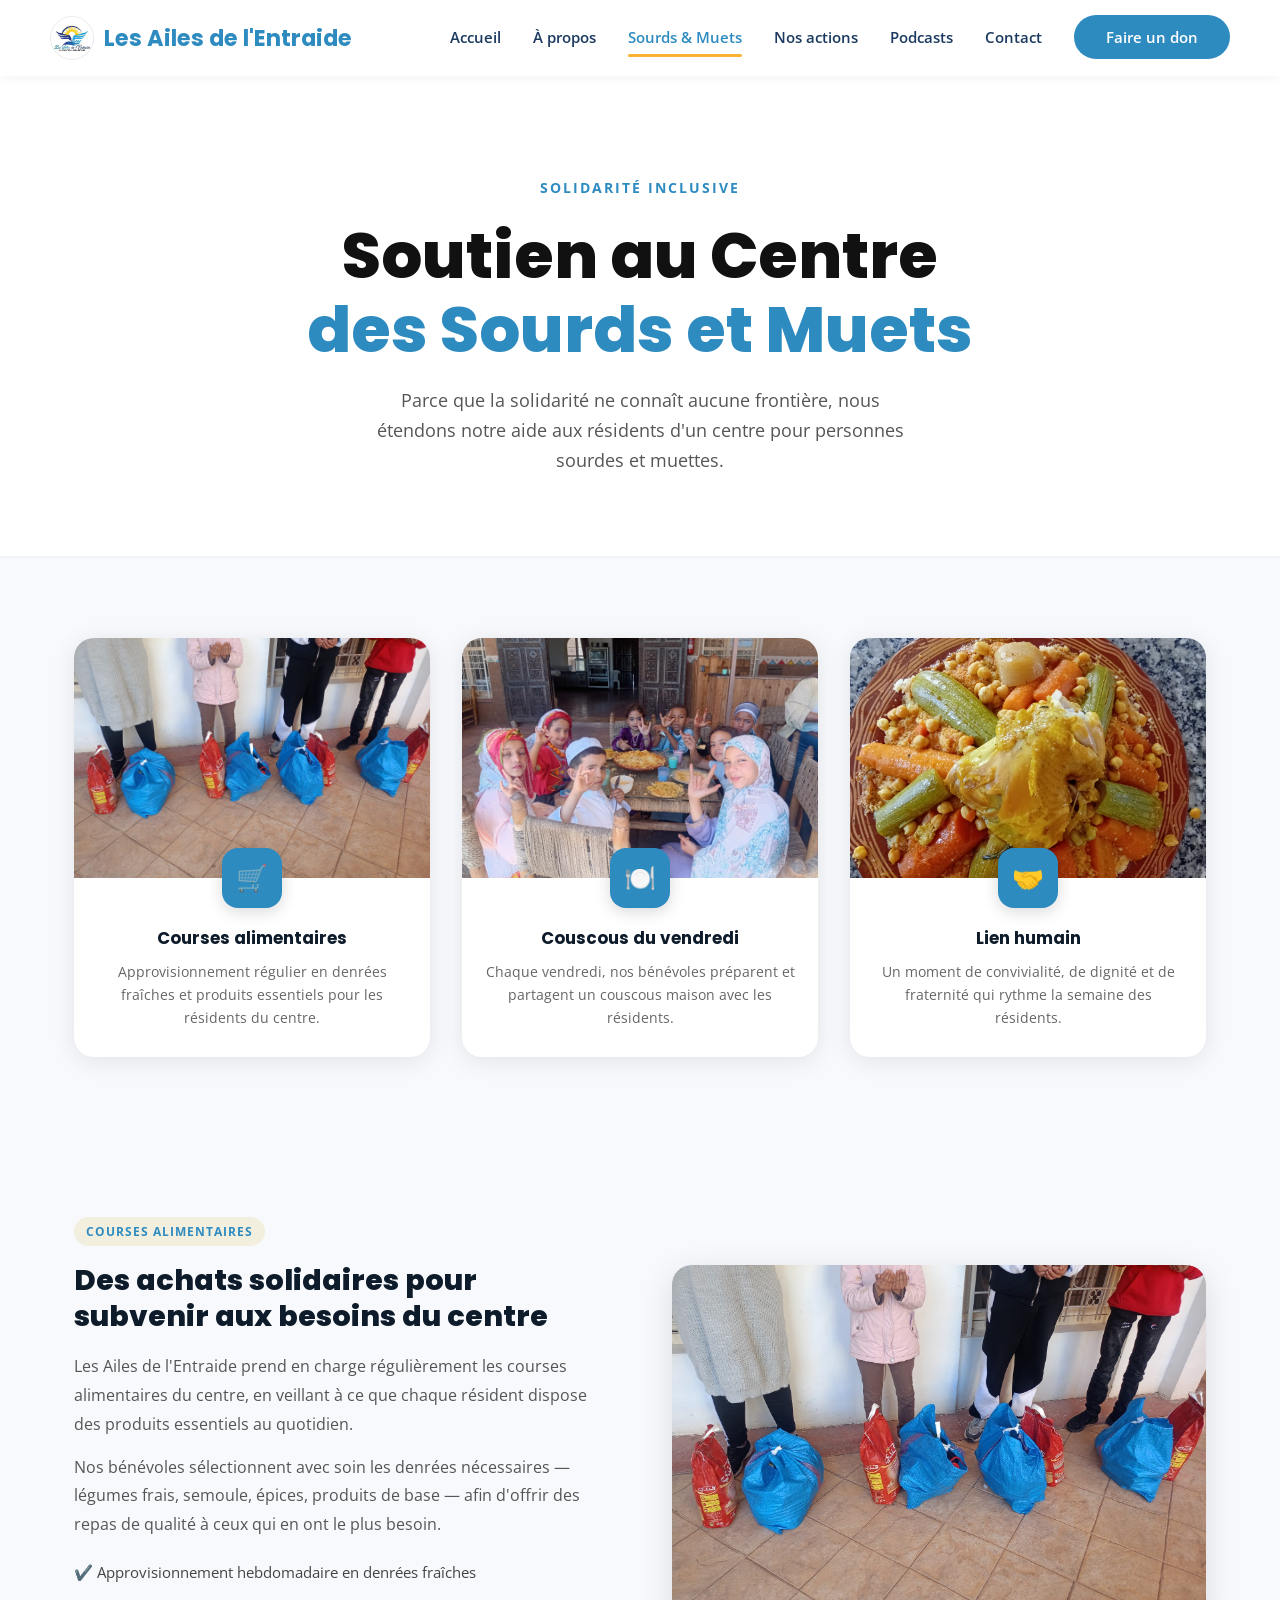
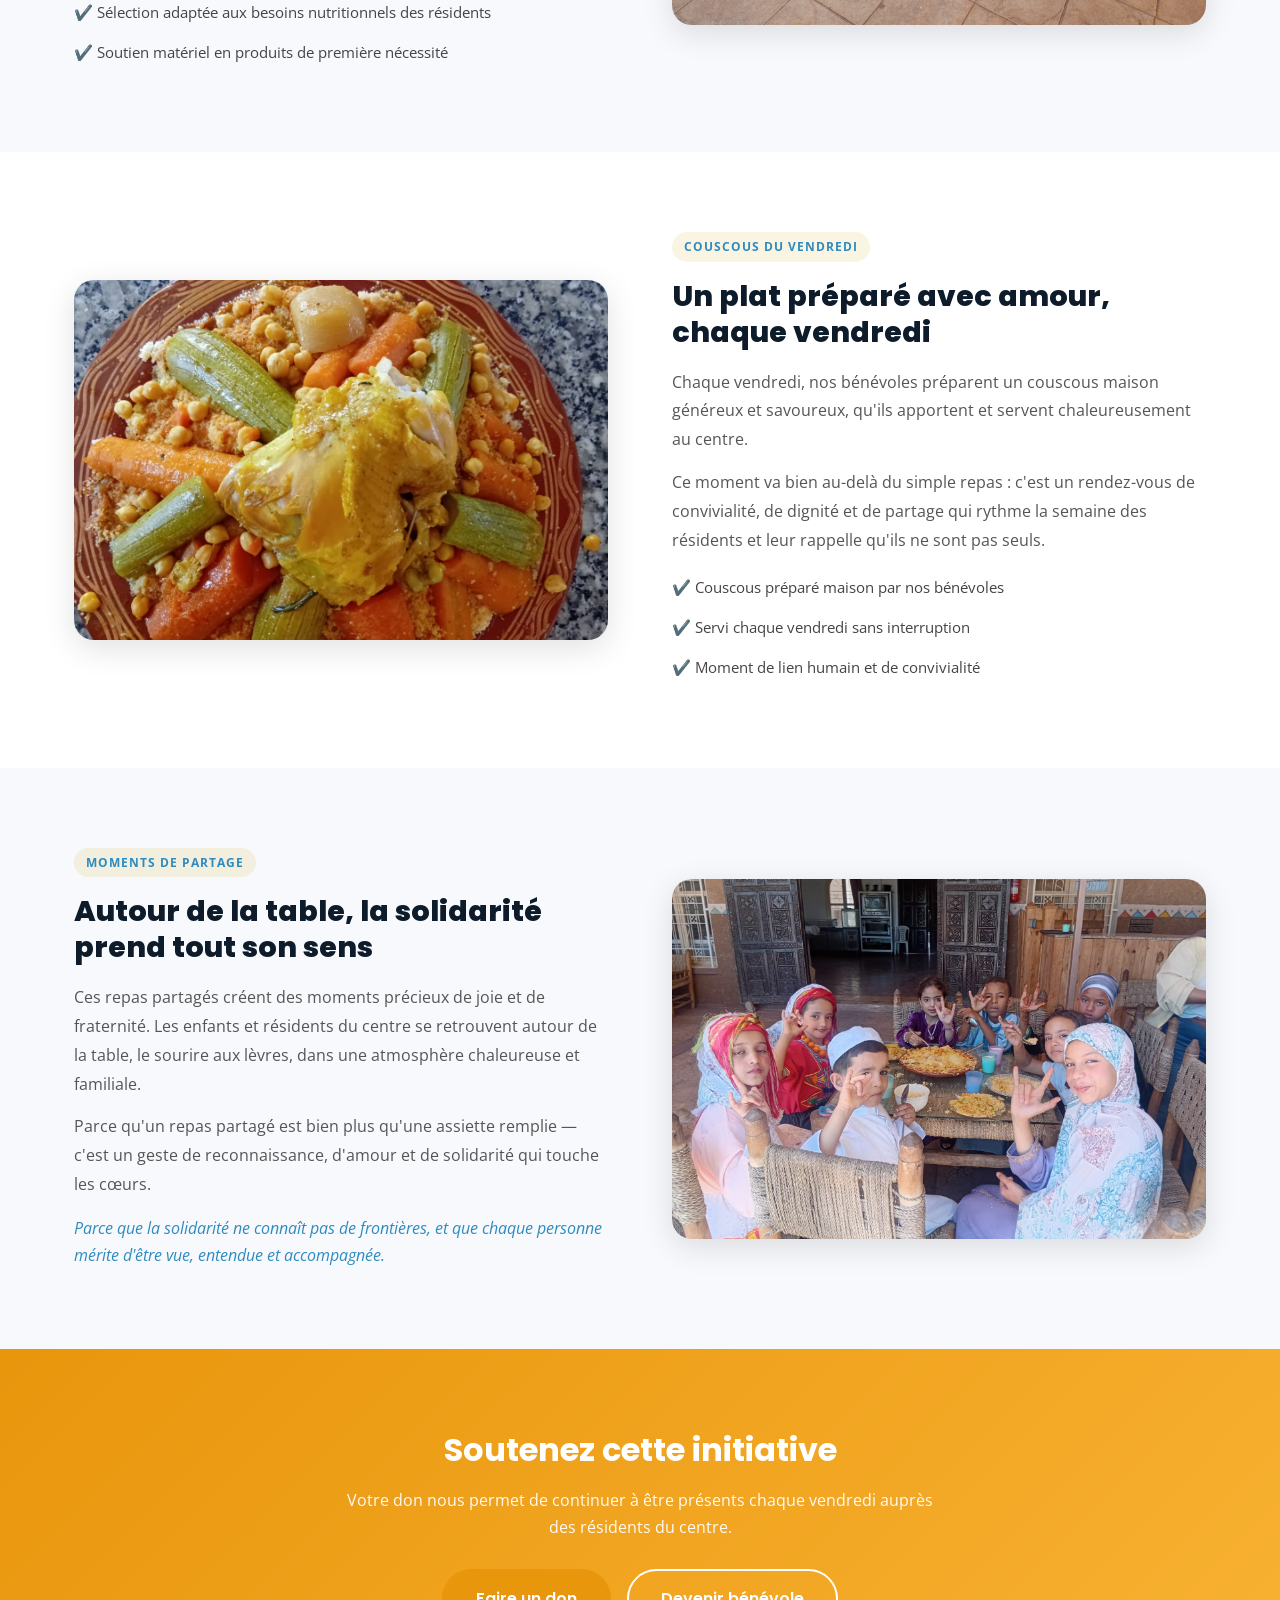
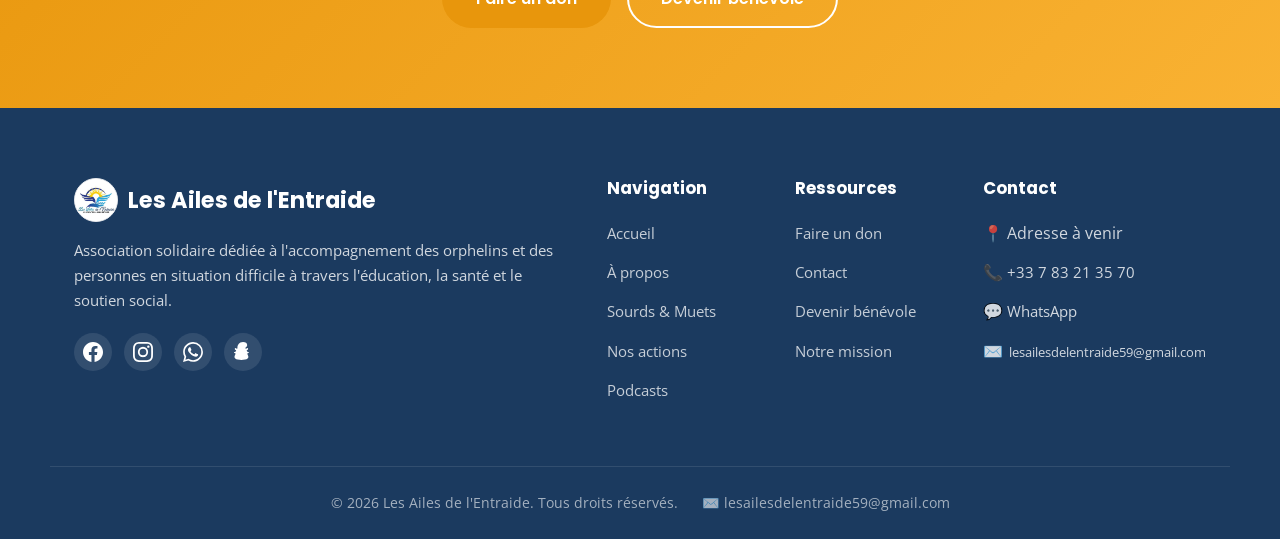
<file: sourds-muets.html>
<!DOCTYPE html>
<html lang="fr">
<head>
  <meta charset="UTF-8">
  <meta name="viewport" content="width=device-width, initial-scale=1.0">
  <title>Sourds & Muets — Les Ailes de l'Entraide</title>
  <meta name="description" content="Les Ailes de l'Entraide soutient un centre pour personnes sourdes et muettes : courses alimentaires et couscous chaque vendredi.">
  <!-- Open Graph -->
  <meta property="og:type" content="website">
  <meta property="og:url" content="https://akdimha2007.github.io/ailes-entraide/sourds-muets.html">
  <meta property="og:title" content="Sourds & Muets — Les Ailes de l'Entraide">
  <meta property="og:description" content="Les Ailes de l'Entraide soutient un centre pour personnes sourdes et muettes : courses alimentaires et couscous chaque vendredi.">
  <meta property="og:image" content="https://akdimha2007.github.io/ailes-entraide/images/logo.jpeg">
  <meta name="twitter:card" content="summary_large_image">
  <link rel="preconnect" href="https://fonts.googleapis.com">
  <link href="https://fonts.googleapis.com/css2?family=Poppins:wght@600;700;800&family=Open+Sans:wght@400;600;700&display=swap" rel="stylesheet">
  <link rel="icon" type="image/jpeg" href="images/logo.jpeg">
  <link rel="stylesheet" href="css/style.css">
  <style>
    /* ---- Hero sourds-muets ---- */
    .sm-hero {
      background: #ffffff;
      padding: 100px 0 80px;
      text-align: center;
      border-bottom: 2px solid #f0f4f8;
    }
    .sm-hero .eyebrow {
      color: var(--color-primary);
      font-size: 0.85rem;
      font-weight: 700;
      letter-spacing: 2px;
      text-transform: uppercase;
      display: block;
      margin-bottom: 20px;
    }
    .sm-hero h1 {
      font-size: clamp(2.4rem, 6vw, 4rem);
      font-family: 'Poppins', sans-serif;
      font-weight: 800;
      line-height: 1.15;
      color: #111111;
      margin: 0 auto 20px;
      max-width: 700px;
    }
    .sm-hero h1 span {
      color: var(--color-primary);
    }
    .sm-hero p {
      color: #555;
      font-size: 1.1rem;
      max-width: 560px;
      margin: 0 auto;
      line-height: 1.7;
    }

    /* ---- Cards 3 colonnes ---- */
    .sm-cards {
      padding: 80px 0;
      background: #f7f9fc;
    }
    .sm-cards-grid {
      display: grid;
      grid-template-columns: repeat(3, 1fr);
      gap: 32px;
    }
    .sm-card {
      background: #fff;
      border-radius: 20px;
      box-shadow: 0 4px 24px rgba(0,0,0,0.09);
      overflow: visible;
      position: relative;
      padding-bottom: 28px;
    }
    .sm-card-photo {
      width: 100%;
      height: 240px;
      object-fit: cover;
      border-radius: 20px 20px 0 0;
      display: block;
    }
    .sm-card-icon {
      width: 60px;
      height: 60px;
      background: var(--color-primary);
      border-radius: 16px;
      display: flex;
      align-items: center;
      justify-content: center;
      font-size: 1.6rem;
      margin: -30px auto 0;
      position: relative;
      z-index: 2;
      box-shadow: 0 4px 16px rgba(0,0,0,0.15);
    }
    .sm-card-title {
      text-align: center;
      font-family: 'Poppins', sans-serif;
      font-weight: 700;
      font-size: 1.05rem;
      color: #0d1b2a;
      margin: 20px 20px 0;
    }
    .sm-card-text {
      text-align: center;
      color: #666;
      font-size: 0.9rem;
      margin: 10px 20px 0;
      line-height: 1.6;
    }

    /* ---- Blocs détaillés ---- */
    .sm-detail {
      padding: 80px 0;
    }
    .sm-detail:nth-child(even) {
      background: #f7f9fc;
    }
    .sm-detail-grid {
      display: grid;
      grid-template-columns: 1fr 1fr;
      gap: 64px;
      align-items: center;
    }
    .sm-detail-grid.reverse {
      direction: rtl;
    }
    .sm-detail-grid.reverse > * {
      direction: ltr;
    }
    .sm-detail-grid img {
      width: 100%;
      height: 360px;
      object-fit: cover;
      border-radius: 20px;
      box-shadow: 0 8px 32px rgba(0,0,0,0.12);
    }
    .sm-detail-text .tag {
      display: inline-block;
      background: rgba(var(--color-primary-rgb, 212,160,23), 0.12);
      color: var(--color-primary);
      font-size: 0.78rem;
      font-weight: 700;
      letter-spacing: 1px;
      text-transform: uppercase;
      padding: 4px 12px;
      border-radius: 100px;
      margin-bottom: 16px;
    }
    .sm-detail-text h2 {
      font-family: 'Poppins', sans-serif;
      font-size: 1.8rem;
      font-weight: 800;
      color: #0d1b2a;
      margin-bottom: 18px;
      line-height: 1.25;
    }
    .sm-detail-text p {
      color: #555;
      line-height: 1.8;
      margin-bottom: 14px;
    }
    .sm-detail-text ul {
      list-style: none;
      padding: 0;
      margin-top: 8px;
    }
    .sm-detail-text ul li {
      padding: 7px 0;
      color: #444;
      font-size: 0.95rem;
    }
    .sm-detail-text em {
      display: block;
      margin-top: 16px;
      color: var(--color-primary);
      font-style: italic;
      font-size: 1rem;
    }

    /* ---- Responsive ---- */
    @media (max-width: 992px) {
      .sm-cards-grid { grid-template-columns: repeat(2, 1fr); }
      .sm-detail-grid { gap: 40px; }
    }
    @media (max-width: 768px) {
      .sm-cards-grid { grid-template-columns: 1fr; }
      .sm-detail-grid, .sm-detail-grid.reverse { grid-template-columns: 1fr; direction: ltr; }
      .sm-detail-grid img { height: 240px; }
      .sm-hero { padding: 80px 0 60px; }
    }
    @media (max-width: 480px) {
      .sm-hero h1 { font-size: 2rem; }
      .sm-hero p { font-size: 0.95rem; }
      .sm-cards { padding: 48px 0; }
      .sm-detail { padding: 48px 0; }
    }
  </style>
</head>
<body>

  <!-- ===== En-tête ===== -->
  <header class="site-header">
    <nav class="navbar container">
      <a href="index.html" class="logo">
        <img src="images/logo.jpeg" alt="Logo Les Ailes de l'Entraide" class="logo-icon">
        <span>Les Ailes de l'<span>Entraide</span></span>
      </a>
      <ul class="nav-menu">
        <li><a href="index.html">Accueil</a></li>
        <li><a href="a-propos.html">À propos</a></li>
        <li><a href="sourds-muets.html" class="active" aria-current="page">Sourds &amp; Muets</a></li>
        <li><a href="nos-actions.html">Nos actions</a></li>
        <li><a href="podcasts.html">Podcasts</a></li>
        <li><a href="contact.html">Contact</a></li>
        <li><a href="don.html" class="nav-cta">Faire un don</a></li>
      </ul>
      <button type="button" class="nav-toggle" aria-label="Ouvrir le menu" aria-expanded="false">
        <span></span>
        <span></span>
        <span></span>
      </button>
    </nav>
  </header>

  <!-- ===== Hero ===== -->
  <section class="sm-hero">
    <div class="container">
      <span class="eyebrow">Solidarité inclusive</span>
      <h1>Soutien au Centre<br><span>des Sourds et Muets</span></h1>
      <p>Parce que la solidarité ne connaît aucune frontière, nous étendons notre aide aux résidents d'un centre pour personnes sourdes et muettes.</p>
    </div>
  </section>

  <!-- ===== 3 cartes ===== -->
  <section class="sm-cards">
    <div class="container">
      <div class="sm-cards-grid">

        <div class="sm-card">
          <img src="images/sourds-courses-alimentaires.jpeg" alt="Courses alimentaires pour le centre" class="sm-card-photo">
          <div class="sm-card-icon">🛒</div>
          <h3 class="sm-card-title">Courses alimentaires</h3>
          <p class="sm-card-text">Approvisionnement régulier en denrées fraîches et produits essentiels pour les résidents du centre.</p>
        </div>

        <div class="sm-card">
          <img src="images/sourds-enfants-repas.jpeg" alt="Enfants partageant un repas au centre" class="sm-card-photo">
          <div class="sm-card-icon">🍽️</div>
          <h3 class="sm-card-title">Couscous du vendredi</h3>
          <p class="sm-card-text">Chaque vendredi, nos bénévoles préparent et partagent un couscous maison avec les résidents.</p>
        </div>

        <div class="sm-card">
          <img src="images/sourds-couscous.jpeg" alt="Couscous préparé par les bénévoles" class="sm-card-photo">
          <div class="sm-card-icon">🤝</div>
          <h3 class="sm-card-title">Lien humain</h3>
          <p class="sm-card-text">Un moment de convivialité, de dignité et de fraternité qui rythme la semaine des résidents.</p>
        </div>

      </div>
    </div>
  </section>

  <!-- ===== Bloc détail 1 : Courses alimentaires ===== -->
  <section class="sm-detail">
    <div class="container">
      <div class="sm-detail-grid">
        <div class="sm-detail-text">
          <span class="tag">Courses alimentaires</span>
          <h2>Des achats solidaires pour subvenir aux besoins du centre</h2>
          <p>Les Ailes de l'Entraide prend en charge régulièrement les courses alimentaires du centre, en veillant à ce que chaque résident dispose des produits essentiels au quotidien.</p>
          <p>Nos bénévoles sélectionnent avec soin les denrées nécessaires — légumes frais, semoule, épices, produits de base — afin d'offrir des repas de qualité à ceux qui en ont le plus besoin.</p>
          <ul>
            <li>✔️ Approvisionnement hebdomadaire en denrées fraîches</li>
            <li>✔️ Sélection adaptée aux besoins nutritionnels des résidents</li>
            <li>✔️ Soutien matériel en produits de première nécessité</li>
          </ul>
        </div>
        <img src="images/sourds-courses-alimentaires.jpeg" alt="Courses alimentaires pour le centre des sourds et muets">
      </div>
    </div>
  </section>

  <!-- ===== Bloc détail 2 : Couscous du vendredi ===== -->
  <section class="sm-detail">
    <div class="container">
      <div class="sm-detail-grid reverse">
        <div class="sm-detail-text">
          <span class="tag">Couscous du vendredi</span>
          <h2>Un plat préparé avec amour, chaque vendredi</h2>
          <p>Chaque vendredi, nos bénévoles préparent un couscous maison généreux et savoureux, qu'ils apportent et servent chaleureusement au centre.</p>
          <p>Ce moment va bien au-delà du simple repas : c'est un rendez-vous de convivialité, de dignité et de partage qui rythme la semaine des résidents et leur rappelle qu'ils ne sont pas seuls.</p>
          <ul>
            <li>✔️ Couscous préparé maison par nos bénévoles</li>
            <li>✔️ Servi chaque vendredi sans interruption</li>
            <li>✔️ Moment de lien humain et de convivialité</li>
          </ul>
        </div>
        <img src="images/sourds-couscous.jpeg" alt="Couscous préparé par les bénévoles pour le centre des sourds et muets">
      </div>
    </div>
  </section>

  <!-- ===== Bloc détail 3 : Repas partagé ===== -->
  <section class="sm-detail">
    <div class="container">
      <div class="sm-detail-grid">
        <div class="sm-detail-text">
          <span class="tag">Moments de partage</span>
          <h2>Autour de la table, la solidarité prend tout son sens</h2>
          <p>Ces repas partagés créent des moments précieux de joie et de fraternité. Les enfants et résidents du centre se retrouvent autour de la table, le sourire aux lèvres, dans une atmosphère chaleureuse et familiale.</p>
          <p>Parce qu'un repas partagé est bien plus qu'une assiette remplie — c'est un geste de reconnaissance, d'amour et de solidarité qui touche les cœurs.</p>
          <em>Parce que la solidarité ne connaît pas de frontières, et que chaque personne mérite d'être vue, entendue et accompagnée.</em>
        </div>
        <img src="images/sourds-enfants-repas.jpeg" alt="Enfants du centre partageant un repas ensemble">
      </div>
    </div>
  </section>

  <!-- ===== CTA ===== -->
  <section class="cta-banner">
    <div class="container">
      <h2>Soutenez cette initiative</h2>
      <p>Votre don nous permet de continuer à être présents chaque vendredi auprès des résidents du centre.</p>
      <div class="cta-buttons">
        <a href="don.html" class="btn btn-primary">Faire un don</a>
        <a href="contact.html" class="btn btn-secondary">Devenir bénévole</a>
      </div>
    </div>
  </section>

  <!-- ===== Pied de page ===== -->
  <footer class="site-footer">
    <div class="container footer-grid">
      <div class="footer-col">
        <a href="index.html" class="logo">
          <img src="images/logo.jpeg" alt="Logo Les Ailes de l'Entraide" class="logo-icon">
          Les Ailes de l'Entraide
        </a>
        <p>Association solidaire dédiée à l'accompagnement des orphelins et des personnes en situation difficile à travers l'éducation, la santé et le soutien social.</p>
        <div class="social-links">
          <a href="https://www.facebook.com/share/1CepRYvT4E/" target="_blank" rel="noopener" aria-label="Facebook" title="Facebook">
            <svg xmlns="http://www.w3.org/2000/svg" viewBox="0 0 24 24" width="20" height="20" fill="currentColor"><path d="M24 12.073C24 5.405 18.627 0 12 0S0 5.405 0 12.073C0 18.1 4.388 23.094 10.125 24v-8.437H7.078v-3.49h3.047V9.41c0-3.025 1.792-4.697 4.533-4.697 1.312 0 2.686.236 2.686.236v2.97h-1.513c-1.491 0-1.956.93-1.956 1.886v2.268h3.328l-.532 3.49h-2.796V24C19.612 23.094 24 18.1 24 12.073z"/></svg>
          </a>
          <a href="https://www.instagram.com/les_saveurs_dorient_by_jihane" target="_blank" rel="noopener" aria-label="Instagram" title="Instagram">
            <svg xmlns="http://www.w3.org/2000/svg" viewBox="0 0 24 24" width="20" height="20" fill="currentColor"><path d="M12 2.163c3.204 0 3.584.012 4.85.07 1.366.062 2.633.334 3.608 1.308.975.975 1.246 2.242 1.308 3.608.058 1.266.07 1.646.07 4.85s-.012 3.584-.07 4.85c-.062 1.366-.334 2.633-1.308 3.608-.975.975-2.242 1.246-3.608 1.308-1.266.058-1.646.07-4.85.07s-3.584-.012-4.85-.07c-1.366-.062-2.633-.334-3.608-1.308-.975-.975-1.246-2.242-1.308-3.608C2.175 15.584 2.163 15.204 2.163 12s.012-3.584.07-4.85c.062-1.366.334-2.633 1.308-3.608C4.516 2.497 5.783 2.226 7.149 2.163 8.415 2.105 8.796 2.163 12 2.163zm0-2.163C8.741 0 8.332.014 7.052.072 5.197.157 3.355.673 2.014 2.014.673 3.355.157 5.197.072 7.052.014 8.332 0 8.741 0 12c0 3.259.014 3.668.072 4.948.085 1.855.601 3.697 1.942 5.038 1.341 1.341 3.183 1.857 5.038 1.942C8.332 23.986 8.741 24 12 24s3.668-.014 4.948-.072c1.855-.085 3.697-.601 5.038-1.942 1.341-1.341 1.857-3.183 1.942-5.038C23.986 15.668 24 15.259 24 12s-.014-3.668-.072-4.948c-.085-1.855-.601-3.697-1.942-5.038C20.645.673 18.803.157 16.948.072 15.668.014 15.259 0 12 0zm0 5.838a6.162 6.162 0 1 0 0 12.324 6.162 6.162 0 0 0 0-12.324zm0 10.162a4 4 0 1 1 0-8 4 4 0 0 1 0 8zm6.406-11.845a1.44 1.44 0 1 0 0 2.881 1.44 1.44 0 0 0 0-2.881z"/></svg>
          </a>
          <a href="https://wa.me/33783213570" target="_blank" rel="noopener" aria-label="WhatsApp" title="WhatsApp">
            <svg xmlns="http://www.w3.org/2000/svg" viewBox="0 0 24 24" width="20" height="20" fill="currentColor"><path d="M17.472 14.382c-.297-.149-1.758-.867-2.03-.967-.273-.099-.471-.148-.67.15-.197.297-.767.966-.94 1.164-.173.199-.347.223-.644.075-.297-.15-1.255-.463-2.39-1.475-.883-.788-1.48-1.761-1.653-2.059-.173-.297-.018-.458.13-.606.134-.133.298-.347.446-.52.149-.174.198-.298.298-.497.099-.198.05-.371-.025-.52-.075-.149-.669-1.612-.916-2.207-.242-.579-.487-.5-.669-.51-.173-.008-.371-.01-.57-.01-.198 0-.52.074-.792.372-.272.297-1.04 1.016-1.04 2.479 0 1.462 1.065 2.875 1.213 3.074.149.198 2.096 3.2 5.077 4.487.709.306 1.262.489 1.694.625.712.227 1.36.195 1.871.118.571-.085 1.758-.719 2.006-1.413.248-.694.248-1.289.173-1.413-.074-.124-.272-.198-.57-.347m-5.421 7.403h-.004a9.87 9.87 0 0 1-5.031-1.378l-.361-.214-3.741.982.998-3.648-.235-.374a9.86 9.86 0 0 1-1.51-5.26c.001-5.45 4.436-9.884 9.888-9.884 2.64 0 5.122 1.03 6.988 2.898a9.825 9.825 0 0 1 2.893 6.994c-.003 5.45-4.437 9.884-9.885 9.884m8.413-18.297A11.815 11.815 0 0 0 12.05 0C5.495 0 .16 5.335.157 11.892c0 2.096.547 4.142 1.588 5.945L.057 24l6.305-1.654a11.882 11.882 0 0 0 5.683 1.448h.005c6.554 0 11.89-5.335 11.893-11.893a11.821 11.821 0 0 0-3.48-8.413z"/></svg>
          </a>
          <a href="https://www.snapchat.com/add/lesailesdelentraide" target="_blank" rel="noopener" aria-label="Snapchat" title="Snapchat">
            <svg xmlns="http://www.w3.org/2000/svg" viewBox="0 0 24 24" width="20" height="20" fill="currentColor"><path d="M12.065.135C6.948.135 5.31 4.322 5.31 6.957c0 .284.017.568.05.85-.214.12-.435.182-.668.182-.467 0-.9-.213-1.234-.6a.608.608 0 0 0-.484-.232.594.594 0 0 0-.35.114c-.48.332-.5.832-.5.999 0 .73.481 1.298 1.43 1.688.083.033.192.063.212.152.03.126-.055.395-.1.532a3.46 3.46 0 0 1-.078.208c-.41 1.003-1.235 1.094-1.666 1.17a2.064 2.064 0 0 0-.311.065c-.418.143-.454.44-.446.575.016.278.226.504.527.588.844.234 1.178.493 1.285.697.047.09.044.172.013.325-.16.788-1.19 2.124-1.19 3.537 0 .36.065.705.198 1.025.644 1.561 2.624 2.35 5.882 2.35.249 0 .5-.007.752-.021.389.247.923.382 1.485.382s1.096-.135 1.485-.382c.252.014.503.021.752.021 3.258 0 5.238-.789 5.882-2.35.133-.32.198-.665.198-1.025 0-1.413-1.03-2.749-1.19-3.537-.031-.153-.034-.235.013-.325.107-.204.44-.463 1.285-.697.301-.084.511-.31.527-.588.008-.135-.028-.432-.446-.575a2.064 2.064 0 0 0-.311-.065c-.431-.076-1.256-.167-1.666-1.17a3.46 3.46 0 0 1-.078-.208c-.045-.137-.13-.406-.1-.532.02-.089.129-.119.212-.152.949-.39 1.43-.958 1.43-1.688 0-.167-.02-.667-.5-.999a.594.594 0 0 0-.35-.114.608.608 0 0 0-.484.232c-.334.387-.767.6-1.234.6-.233 0-.454-.062-.668-.182.033-.282.05-.566.05-.85C18.72 4.322 17.082.135 12.065.135z"/></svg>
          </a>
        </div>
      </div>
      <div class="footer-col">
        <h4>Navigation</h4>
        <ul>
          <li><a href="index.html">Accueil</a></li>
          <li><a href="a-propos.html">À propos</a></li>
          <li><a href="sourds-muets.html">Sourds &amp; Muets</a></li>
          <li><a href="nos-actions.html">Nos actions</a></li>
          <li><a href="podcasts.html">Podcasts</a></li>
        </ul>
      </div>
      <div class="footer-col">
        <h4>Ressources</h4>
        <ul>
          <li><a href="don.html">Faire un don</a></li>
          <li><a href="contact.html">Contact</a></li>
          <li><a href="contact.html">Devenir bénévole</a></li>
          <li><a href="a-propos.html">Notre mission</a></li>
        </ul>
      </div>
      <div class="footer-col">
        <h4>Contact</h4>
        <ul>
          <li>📍 Adresse à venir</li>
          <li>📞 <a href="tel:+33783213570" style="color:inherit;">+33 7 83 21 35 70</a></li>
          <li>💬 <a href="https://wa.me/33783213570" target="_blank" rel="noopener" style="color:inherit;">WhatsApp</a></li>
          <li style="display:flex;align-items:baseline;gap:6px;"><span>✉️</span><a href="mailto:lesailesdelentraide59@gmail.com" style="color:inherit;white-space:nowrap;font-size:0.82rem;">lesailesdelentraide59@gmail.com</a></li>
        </ul>
      </div>
    </div>
    <div class="container footer-bottom">
      <span>© 2026 Les Ailes de l'Entraide. Tous droits réservés.</span>
      <a href="mailto:lesailesdelentraide59@gmail.com" style="color:inherit;">✉️ lesailesdelentraide59@gmail.com</a>
    </div>
  </footer>

  <script src="js/main.js"></script>
</body>
</html>
</file>
<file: css/style.css>
/* ===========================
   Les Ailes de l'Entraide - Stylesheet
   =========================== */

:root {
  --color-primary: #2E8BC0;
  --color-primary-dark: #1F6FA0;
  --color-secondary: #F9B233;
  --color-accent: #E8960C;
  --color-dark: #1B3A5F;
  --color-light: #F4F8FC;
  --color-white: #FFFFFF;
  --color-gray: #6B7280;
  --color-border: #E5E7EB;

  --font-heading: 'Poppins', 'Segoe UI', Arial, sans-serif;
  --font-body: 'Open Sans', 'Segoe UI', Arial, sans-serif;

  --radius: 12px;
  --shadow: 0 4px 20px rgba(38, 70, 83, 0.08);
  --shadow-hover: 0 8px 30px rgba(38, 70, 83, 0.15);
  --transition: all 0.3s ease;

  --container-width: 1180px;
}

/* ===== Reset ===== */
* {
  margin: 0;
  padding: 0;
  box-sizing: border-box;
}

html {
  scroll-behavior: smooth;
}

body {
  font-family: var(--font-body);
  color: var(--color-dark);
  line-height: 1.7;
  background-color: var(--color-white);
  overflow-x: hidden;
}

img {
  max-width: 100%;
  display: block;
}

a {
  text-decoration: none;
  color: var(--color-primary);
}

ul {
  list-style: none;
}

.container {
  max-width: var(--container-width);
  margin: 0 auto;
  padding: 0 24px;
}

h1, h2, h3, h4 {
  font-family: var(--font-heading);
  font-weight: 700;
  line-height: 1.3;
  color: var(--color-dark);
}

section {
  padding: 80px 0;
}

/* ===== Boutons ===== */
.btn {
  display: inline-block;
  padding: 14px 32px;
  border-radius: 50px;
  font-family: var(--font-heading);
  font-weight: 600;
  font-size: 1rem;
  text-align: center;
  border: 2px solid transparent;
  cursor: pointer;
  transition: var(--transition);
}

.btn-primary {
  background-color: var(--color-accent);
  color: var(--color-white);
}

.btn-primary:hover {
  background-color: #CE8400;
  transform: translateY(-3px);
  box-shadow: var(--shadow-hover);
}

.btn-secondary {
  background-color: transparent;
  border-color: var(--color-white);
  color: var(--color-white);
}

.btn-secondary:hover {
  background-color: var(--color-white);
  color: var(--color-primary);
  transform: translateY(-3px);
}

.btn-outline {
  background-color: transparent;
  border-color: var(--color-primary);
  color: var(--color-primary);
}

.btn-outline:hover {
  background-color: var(--color-primary);
  color: var(--color-white);
}

.btn-block {
  width: 100%;
}

/* ===== En-tête / Navigation ===== */
.site-header {
  position: sticky;
  top: 0;
  z-index: 1000;
  background-color: rgba(255, 255, 255, 0.97);
  backdrop-filter: blur(6px);
  box-shadow: 0 2px 10px rgba(0, 0, 0, 0.05);
}

.navbar {
  display: flex;
  align-items: center;
  justify-content: space-between;
  padding: 16px 0;
}

.logo {
  display: flex;
  align-items: center;
  gap: 10px;
  font-family: var(--font-heading);
  font-weight: 700;
  font-size: 1.4rem;
  color: var(--color-dark);
}

.logo-icon {
  display: flex;
  align-items: center;
  justify-content: center;
  width: 44px;
  height: 44px;
  border-radius: 50%;
  background: linear-gradient(135deg, var(--color-primary), var(--color-secondary));
  color: var(--color-white);
  font-size: 1.4rem;
  flex-shrink: 0;
}

img.logo-icon {
  background: var(--color-white);
  object-fit: cover;
  object-position: center 35%;
  border: 1px solid var(--color-border);
}

.logo span {
  color: var(--color-primary);
}

.nav-menu {
  display: flex;
  gap: 32px;
  align-items: center;
}

.nav-menu a {
  color: var(--color-dark);
  font-weight: 600;
  font-size: 0.95rem;
  position: relative;
  padding: 6px 0;
  transition: var(--transition);
}

.nav-menu a:hover,
.nav-menu a.active {
  color: var(--color-primary);
}

.nav-menu a.active::after {
  content: '';
  position: absolute;
  bottom: -4px;
  left: 0;
  width: 100%;
  height: 3px;
  background-color: var(--color-secondary);
  border-radius: 2px;
}

.nav-menu a.nav-cta {
  background-color: var(--color-primary);
  color: var(--color-white) !important;
  padding: 12px 32px;
  border-radius: 50px;
}

.nav-menu a.nav-cta:hover {
  background-color: var(--color-primary-dark);
}

/* Supprime le soulignement actif sur le bouton CTA */
.nav-menu a.nav-cta.active::after {
  display: none;
}

.nav-toggle {
  display: none;
  flex-direction: column;
  gap: 5px;
  cursor: pointer;
  background: none;
  border: none;
  padding: 8px;
}

.nav-toggle span {
  display: block;
  width: 26px;
  height: 3px;
  background-color: var(--color-dark);
  border-radius: 2px;
  transition: var(--transition);
}

/* ===== Hero ===== */
.hero {
  background: linear-gradient(135deg, var(--color-dark) 0%, var(--color-primary) 100%);
  color: var(--color-white);
  padding: 100px 0;
  position: relative;
  overflow: hidden;
}

.hero .container {
  display: grid;
  grid-template-columns: 1.1fr 0.9fr;
  gap: 60px;
  align-items: center;
}

.hero-content .tagline {
  display: inline-block;
  background-color: rgba(255, 255, 255, 0.15);
  padding: 6px 18px;
  border-radius: 50px;
  font-size: 0.85rem;
  font-weight: 600;
  letter-spacing: 1px;
  text-transform: uppercase;
  margin-bottom: 20px;
}

.hero-content h1 {
  font-size: 3rem;
  color: var(--color-white);
  margin-bottom: 20px;
}

.hero-content p {
  font-size: 1.1rem;
  opacity: 0.9;
  margin-bottom: 32px;
  max-width: 520px;
}

.hero-buttons {
  display: flex;
  gap: 16px;
  flex-wrap: wrap;
}

.hero-image .img-placeholder {
  aspect-ratio: 4/3;
}

/* ===== Images réelles ===== */
.hero-img {
  width: 100%;
  aspect-ratio: 4/3;
  object-fit: cover;
  border-radius: var(--radius);
  box-shadow: var(--shadow-hover);
}

.section-img {
  width: 100%;
  height: 100%;
  min-height: 320px;
  object-fit: cover;
  border-radius: var(--radius);
  box-shadow: var(--shadow);
}

.card-img {
  width: 100%;
  height: 200px;
  object-fit: cover;
}

/* ===== Espace réservé aux images ===== */
.img-placeholder {
  width: 100%;
  background-color: #E8F0F6;
  border: 2px dashed #B7CBDC;
  border-radius: var(--radius);
  display: flex;
  flex-direction: column;
  align-items: center;
  justify-content: center;
  text-align: center;
  color: var(--color-gray);
  font-family: var(--font-heading);
  font-weight: 600;
  font-size: 0.95rem;
  min-height: 220px;
  padding: 20px;
  gap: 10px;
}

.img-placeholder .icon {
  font-size: 2.2rem;
  opacity: 0.6;
}

.hero .img-placeholder {
  background-color: rgba(255, 255, 255, 0.1);
  border-color: rgba(255, 255, 255, 0.35);
  color: rgba(255, 255, 255, 0.85);
}

/* ===== Section titre ===== */
.section-title {
  text-align: center;
  max-width: 700px;
  margin: 0 auto 56px;
}

.section-title .eyebrow {
  display: inline-block;
  color: var(--color-accent);
  font-weight: 700;
  text-transform: uppercase;
  letter-spacing: 2px;
  font-size: 0.85rem;
  margin-bottom: 12px;
}

.section-title h2 {
  font-size: 2.2rem;
  margin-bottom: 16px;
}

.section-title p {
  color: var(--color-gray);
  font-size: 1.05rem;
}

.bg-light {
  background-color: var(--color-light);
}

/* ===== Section Mission / À propos résumé ===== */
.mission-grid {
  display: grid;
  grid-template-columns: 0.9fr 1.1fr;
  gap: 60px;
  align-items: center;
}

.mission-grid--reverse {
  direction: rtl;
}
.mission-grid--reverse > * {
  direction: ltr;
}

.mission-content h2 {
  font-size: 2.2rem;
  margin-bottom: 20px;
}

.mission-content p {
  color: var(--color-gray);
  margin-bottom: 16px;
}

/* ===== Cartes statistiques ===== */
.stats {
  background-color: var(--color-primary);
  color: var(--color-white);
}

.stats-grid {
  display: grid;
  grid-template-columns: repeat(4, 1fr);
  gap: 30px;
  text-align: center;
}

.stat-item .stat-number {
  font-family: var(--font-heading);
  font-size: 2.6rem;
  font-weight: 700;
  margin-bottom: 8px;
}

.stat-item .stat-label {
  font-size: 0.95rem;
  opacity: 0.9;
}

/* ===== Cartes / Grilles génériques ===== */
.cards-grid {
  display: grid;
  grid-template-columns: repeat(3, 1fr);
  gap: 32px;
}

.card {
  background-color: var(--color-white);
  border-radius: var(--radius);
  overflow: hidden;
  box-shadow: var(--shadow);
  transition: var(--transition);
  display: flex;
  flex-direction: column;
}

.card:hover {
  transform: translateY(-6px);
  box-shadow: var(--shadow-hover);
}

.card-body {
  padding: 26px;
  flex: 1;
  display: flex;
  flex-direction: column;
}

.card-body h3 {
  font-size: 1.25rem;
  margin-bottom: 12px;
}

.card-body p {
  color: var(--color-gray);
  flex: 1;
  margin-bottom: 16px;
}

.card .img-placeholder {
  border-radius: 0;
  border-width: 0 0 2px 0;
  min-height: 180px;
}

.card-link {
  font-weight: 700;
  color: var(--color-primary);
}

.card-link::after {
  content: ' →';
}

/* ===== Valeurs / icônes ===== */
.values-grid {
  display: grid;
  grid-template-columns: repeat(4, 1fr);
  gap: 28px;
}

.value-card {
  text-align: center;
  padding: 36px 24px;
  border-radius: var(--radius);
  background-color: var(--color-light);
  transition: var(--transition);
}

.value-card:hover {
  background-color: var(--color-white);
  box-shadow: var(--shadow);
  transform: translateY(-4px);
}

.value-icon {
  width: 64px;
  height: 64px;
  border-radius: 50%;
  background: linear-gradient(135deg, var(--color-primary), var(--color-secondary));
  color: var(--color-white);
  display: flex;
  align-items: center;
  justify-content: center;
  font-size: 1.8rem;
  margin: 0 auto 18px;
}

.value-card h3 {
  font-size: 1.1rem;
  margin-bottom: 10px;
}

.value-card p {
  color: var(--color-gray);
  font-size: 0.95rem;
}

/* ===== Podcasts ===== */
.podcast-grid {
  display: grid;
  grid-template-columns: repeat(6, 1fr);
  gap: 28px;
}

/* Ligne 1 : 3 cartes, chacune sur 2 colonnes */
.podcast-grid .podcast-card {
  grid-column: span 2;
}

/* Ligne 2 : EP04 et EP05 centrés (positions 2-3 et 4-5 sur 6 colonnes) */
.podcast-grid .podcast-card:nth-child(4) {
  grid-column: 2 / 4;
}

.podcast-grid .podcast-card:nth-child(5) {
  grid-column: 4 / 6;
}

.podcast-card {
  background-color: var(--color-white);
  border-radius: var(--radius);
  box-shadow: var(--shadow);
  overflow: hidden;
  transition: var(--transition);
  display: flex;
  flex-direction: column;
}

.podcast-card:hover {
  transform: translateY(-6px);
  box-shadow: var(--shadow-hover);
}

.podcast-cover {
  aspect-ratio: 1/1;
  background-color: #E8F0F6;
  border: 2px dashed #B7CBDC;
  display: flex;
  flex-direction: column;
  align-items: center;
  justify-content: center;
  color: var(--color-gray);
  font-family: var(--font-heading);
  font-weight: 600;
  gap: 10px;
}

.podcast-cover .icon {
  font-size: 2.4rem;
  opacity: 0.6;
}

.podcast-info {
  padding: 22px;
}

.podcast-info .episode-tag {
  display: inline-block;
  background-color: var(--color-light);
  color: var(--color-primary);
  font-size: 0.78rem;
  font-weight: 700;
  text-transform: uppercase;
  letter-spacing: 1px;
  padding: 4px 12px;
  border-radius: 50px;
  margin-bottom: 10px;
}

.podcast-info h3 {
  font-size: 1.1rem;
  margin-bottom: 8px;
}

.podcast-info p {
  color: var(--color-gray);
  font-size: 0.92rem;
  margin-bottom: 14px;
}

.podcast-player {
  display: flex;
  align-items: center;
  gap: 12px;
  background-color: var(--color-light);
  border-radius: 50px;
  padding: 10px 16px;
  color: var(--color-gray);
  font-size: 0.85rem;
}

.podcast-player .play-btn {
  width: 32px;
  height: 32px;
  border-radius: 50%;
  background-color: var(--color-primary);
  color: var(--color-white);
  display: flex;
  align-items: center;
  justify-content: center;
  flex-shrink: 0;
  font-size: 0.8rem;
}

.podcast-player .progress-bar {
  flex: 1;
  height: 4px;
  background-color: #D8E6F2;
  border-radius: 2px;
  overflow: hidden;
}

.podcast-player .progress-bar span {
  display: block;
  width: 0%;
  height: 100%;
  background-color: var(--color-primary);
}

/* ===== Page header (bannière interne) ===== */
.page-header {
  background: linear-gradient(135deg, var(--color-dark) 0%, var(--color-primary) 100%);
  color: var(--color-white);
  padding: 70px 0;
  text-align: center;
}

.page-header h1 {
  color: var(--color-white);
  font-size: 2.6rem;
  margin-bottom: 12px;
}

.breadcrumb {
  color: rgba(255, 255, 255, 0.8);
  font-size: 0.95rem;
}

.breadcrumb a {
  color: var(--color-white);
  font-weight: 600;
}

/* ===== Timeline (Nos actions) ===== */
.timeline {
  display: flex;
  flex-direction: column;
  gap: 60px;
}

.timeline-item {
  display: grid;
  grid-template-columns: 1fr 1fr;
  gap: 50px;
  align-items: center;
}

.timeline-item:nth-child(even) .timeline-text {
  order: 2;
}

.timeline-text .tag {
  display: inline-block;
  background-color: var(--color-secondary);
  color: var(--color-white);
  font-weight: 700;
  font-size: 0.8rem;
  text-transform: uppercase;
  letter-spacing: 1px;
  padding: 5px 14px;
  border-radius: 50px;
  margin-bottom: 14px;
}

.timeline-text h3 {
  font-size: 1.6rem;
  margin-bottom: 14px;
}

.timeline-text p {
  color: var(--color-gray);
  margin-bottom: 16px;
}

.timeline-text ul {
  color: var(--color-gray);
}

.timeline-text ul li {
  margin-bottom: 8px;
  padding-left: 26px;
  position: relative;
}

.timeline-text ul li::before {
  content: '✓';
  position: absolute;
  left: 0;
  color: var(--color-primary);
  font-weight: 700;
}

/* ===== Don / Donation ===== */
.donate-options {
  display: grid;
  grid-template-columns: repeat(3, 1fr);
  gap: 24px;
  margin-bottom: 40px;
}

.donate-amount {
  background-color: var(--color-white);
  border: 2px solid var(--color-border);
  border-radius: var(--radius);
  padding: 30px 20px;
  text-align: center;
  cursor: pointer;
  transition: var(--transition);
}

.donate-amount:hover,
.donate-amount.selected {
  border-color: var(--color-primary);
  background-color: #EAF4FB;
}

.donate-amount .amount {
  font-family: var(--font-heading);
  font-size: 1.8rem;
  font-weight: 700;
  color: var(--color-primary);
  margin-bottom: 6px;
}

.donate-amount .amount-desc {
  color: var(--color-gray);
  font-size: 0.9rem;
}

.donate-methods {
  display: grid;
  grid-template-columns: repeat(2, 1fr);
  gap: 24px;
}

.method-card {
  background-color: var(--color-light);
  border-radius: var(--radius);
  padding: 30px;
  text-align: center;
}

.method-card .value-icon {
  margin-bottom: 16px;
}

.method-card h3 {
  margin-bottom: 10px;
  font-size: 1.1rem;
}

.method-card p {
  color: var(--color-gray);
  font-size: 0.92rem;
  margin-bottom: 4px;
}

.method-card .detail {
  font-weight: 700;
  color: var(--color-dark);
  word-break: break-word;
}

.donate-form-wrapper {
  background-color: var(--color-light);
  border-radius: var(--radius);
  padding: 50px;
}

/* ===== Formulaires ===== */
.form-grid {
  display: grid;
  grid-template-columns: 1fr 1fr;
  gap: 20px;
}

.form-group {
  margin-bottom: 22px;
}

.form-group.full {
  grid-column: 1 / -1;
}

.form-group label {
  display: block;
  font-weight: 700;
  margin-bottom: 8px;
  font-size: 0.95rem;
}

.form-group input,
.form-group select,
.form-group textarea {
  width: 100%;
  padding: 14px 16px;
  border: 1px solid var(--color-border);
  border-radius: 8px;
  font-family: var(--font-body);
  font-size: 1rem;
  background-color: var(--color-white);
  transition: var(--transition);
}

.form-group input:focus,
.form-group select:focus,
.form-group textarea:focus {
  outline: none;
  border-color: var(--color-primary);
  box-shadow: 0 0 0 3px rgba(46, 139, 192, 0.15);
}

.form-group textarea {
  resize: vertical;
  min-height: 140px;
}

.radio-group {
  display: flex;
  gap: 24px;
  flex-wrap: wrap;
}

.radio-option {
  display: flex;
  align-items: center;
  gap: 8px;
  font-weight: 600;
  cursor: pointer;
}

.radio-option input {
  width: auto;
}

.form-note {
  background-color: #EAF4FB;
  border-left: 4px solid var(--color-primary);
  border-radius: 8px;
  padding: 32px 48px;
  margin-bottom: 24px;
  color: var(--color-dark);
  font-size: 0.95rem;
}

.form-success {
  display: none;
  background-color: #E6F4EA;
  border-left: 4px solid #16a34a;
  color: var(--color-primary-dark);
  padding: 16px 20px;
  border-radius: 8px;
  margin-bottom: 20px;
  font-weight: 600;
}

.form-success.show {
  display: block;
}

/* ===== Contact ===== */
.contact-grid {
  display: grid;
  grid-template-columns: 0.9fr 1.1fr;
  gap: 50px;
}

.contact-info-card {
  background-color: var(--color-dark);
  color: var(--color-white);
  border-radius: var(--radius);
  padding: 40px;
}

.contact-info-card h3 {
  color: var(--color-white);
  margin-bottom: 24px;
}

.contact-info-item {
  display: flex;
  gap: 16px;
  margin-bottom: 26px;
}

.contact-info-item .icon {
  width: 46px;
  height: 46px;
  border-radius: 50%;
  background-color: rgba(255, 255, 255, 0.1);
  display: flex;
  align-items: center;
  justify-content: center;
  flex-shrink: 0;
  font-size: 1.2rem;
}

.contact-info-item h4 {
  color: var(--color-white);
  font-size: 1rem;
  margin-bottom: 4px;
}

.contact-info-item p,
.contact-info-item a {
  color: rgba(255, 255, 255, 0.75);
  font-size: 0.92rem;
}

.social-links {
  display: flex;
  gap: 12px;
  margin-top: 30px;
}

.social-links a {
  width: 42px;
  height: 42px;
  border-radius: 50%;
  background-color: rgba(255, 255, 255, 0.1);
  color: var(--color-white);
  display: flex;
  align-items: center;
  justify-content: center;
  transition: var(--transition);
}

.social-links a:hover {
  background-color: var(--color-secondary);
  transform: translateY(-3px);
}

.footer-col .social-links {
  margin-top: 20px;
}

.footer-col .social-links a {
  width: 38px;
  height: 38px;
  font-size: 0.95rem;
}

.map-placeholder {
  margin-top: 30px;
}

/* ===== CTA bannière ===== */
.cta-banner {
  background: linear-gradient(135deg, var(--color-accent), var(--color-secondary));
  color: var(--color-white);
  text-align: center;
}

.cta-banner h2 {
  color: var(--color-white);
  font-size: 2rem;
  margin-bottom: 16px;
}

.cta-banner p {
  margin-bottom: 28px;
  opacity: 0.95;
  max-width: 600px;
  margin-left: auto;
  margin-right: auto;
}

.cta-buttons {
  display: flex;
  gap: 16px;
  justify-content: center;
  flex-wrap: wrap;
}

/* ===== Pied de page ===== */
.site-footer {
  background-color: var(--color-dark);
  color: rgba(255, 255, 255, 0.8);
  padding: 70px 0 0;
}

.footer-grid {
  display: grid;
  grid-template-columns: 2fr 0.6fr 0.6fr 0.8fr;
  gap: 40px;
  padding-bottom: 50px;
  border-bottom: 1px solid rgba(255, 255, 255, 0.1);
}

.footer-col .logo {
  color: var(--color-white);
  margin-bottom: 16px;
}

.footer-col p {
  font-size: 0.92rem;
  line-height: 1.7;
}

.footer-col h4 {
  color: var(--color-white);
  font-size: 1.05rem;
  margin-bottom: 20px;
}

.footer-col ul li {
  margin-bottom: 12px;
}

.footer-col ul a {
  color: rgba(255, 255, 255, 0.75);
  font-size: 0.92rem;
  transition: var(--transition);
}

.footer-col ul a:hover {
  color: var(--color-secondary);
}

.footer-bottom {
  display: flex;
  justify-content: center;
  align-items: center;
  gap: 24px;
  flex-wrap: wrap;
  padding: 24px 0;
  font-size: 0.88rem;
  color: rgba(255, 255, 255, 0.6);
}

/* ===== Responsive ===== */
@media (max-width: 992px) {
  .hero .container,
  .mission-grid,
  .contact-grid {
    grid-template-columns: 1fr;
  }

  .hero-image {
    order: -1;
  }

  .cards-grid,
  .values-grid,
  .stats-grid,
  .donate-options,
  .donate-methods {
    grid-template-columns: repeat(2, 1fr);
  }

  .timeline-item,
  .timeline-item:nth-child(even) .timeline-text {
    grid-template-columns: 1fr;
    order: initial;
  }

  .timeline-item .timeline-image {
    order: -1;
  }

  .footer-grid {
    grid-template-columns: repeat(2, 1fr);
  }

  /* Podcast grid à 2 colonnes sur tablette */
  .podcast-grid {
    grid-template-columns: repeat(4, 1fr);
  }

  .podcast-grid .podcast-card {
    grid-column: span 2;
  }

  .podcast-grid .podcast-card:nth-child(4),
  .podcast-grid .podcast-card:nth-child(5) {
    grid-column: span 2;
  }
}

@media (max-width: 768px) {
  section {
    padding: 56px 0;
  }

  .nav-menu {
    position: absolute;
    top: 100%;
    left: 0;
    right: 0;
    background-color: var(--color-white);
    flex-direction: column;
    align-items: flex-start;
    padding: 20px 24px;
    gap: 18px;
    box-shadow: var(--shadow);
    transform: translateY(-150%);
    opacity: 0;
    visibility: hidden;
    transition: var(--transition);
  }

  .nav-menu.open {
    transform: translateY(0);
    opacity: 1;
    visibility: visible;
  }

  .nav-toggle {
    display: flex;
  }

  .hero-content h1 {
    font-size: 2.2rem;
  }

  .cards-grid,
  .values-grid,
  .stats-grid,
  .donate-options,
  .donate-methods,
  .form-grid {
    grid-template-columns: 1fr;
  }

  .form-group.full {
    grid-column: 1;
  }

  .donate-form-wrapper {
    padding: 30px 20px;
  }

  .section-title h2 {
    font-size: 1.7rem;
  }

  .hero {
    padding: 60px 0;
  }

  .hero-content h1 {
    font-size: 1.8rem;
  }

  .hero-content p {
    font-size: 1rem;
  }

  .page-header {
    padding: 50px 0;
  }

  .page-header h1 {
    font-size: 1.8rem;
  }

  .logo {
    font-size: 1.1rem;
  }

  .logo-icon {
    width: 36px;
    height: 36px;
  }

  .nav-menu {
    z-index: 999;
  }

  .footer-grid {
    grid-template-columns: 1fr;
    gap: 30px;
  }

  .footer-col {
    text-align: center;
  }

  .footer-col .social-links {
    justify-content: center;
  }

  .footer-col .logo {
    justify-content: center;
  }

  .section-img {
    min-height: 220px;
  }

  .cta-banner h2 {
    font-size: 1.5rem;
  }

  .stat-item .stat-number {
    font-size: 2rem;
  }

  .value-icon {
    width: 56px;
    height: 56px;
  }

  .value-icon svg {
    width: 50px !important;
    height: 50px !important;
  }

  .value-card {
    padding: 24px 16px;
  }

  .contact-info-card {
    padding: 28px 20px;
  }

  .timeline-text h3 {
    font-size: 1.3rem;
  }

  .btn {
    padding: 12px 24px;
    font-size: 0.9rem;
  }

  .donate-form-wrapper {
    padding: 24px 16px;
  }

  .method-card {
    padding: 24px 16px;
  }
}

@media (max-width: 480px) {
  .container {
    padding: 0 16px;
  }

  section {
    padding: 40px 0;
  }

  .hero {
    padding: 40px 0;
  }

  .hero-content h1 {
    font-size: 1.5rem;
  }

  .hero-buttons {
    flex-direction: column;
    align-items: stretch;
  }

  .hero-buttons .btn {
    text-align: center;
  }

  .section-title {
    margin-bottom: 32px;
  }

  .section-title h2 {
    font-size: 1.4rem;
  }

  .section-title p {
    font-size: 0.95rem;
  }

  .page-header {
    padding: 36px 0;
  }

  .page-header h1 {
    font-size: 1.5rem;
  }

  .logo {
    font-size: 0.95rem;
    gap: 6px;
  }

  .logo-icon {
    width: 32px;
    height: 32px;
  }

  .stat-item .stat-number {
    font-size: 1.6rem;
  }

  .stat-item .stat-label {
    font-size: 0.82rem;
  }

  .cta-banner h2 {
    font-size: 1.3rem;
  }

  .cta-banner p {
    font-size: 0.9rem;
  }

  .cta-buttons {
    flex-direction: column;
    align-items: stretch;
  }

  .cta-buttons .btn {
    text-align: center;
  }

  .timeline {
    gap: 40px;
  }

  .timeline-item {
    gap: 24px;
  }

  .timeline-text h3 {
    font-size: 1.15rem;
  }

  .card-body {
    padding: 18px;
  }

  .card-body h3 {
    font-size: 1.1rem;
  }

  .podcast-grid {
    grid-template-columns: 1fr;
  }

  .podcast-grid .podcast-card,
  .podcast-grid .podcast-card:nth-child(4),
  .podcast-grid .podcast-card:nth-child(5) {
    grid-column: 1 / -1;
  }

  .podcast-info {
    padding: 16px;
  }

  .section-img {
    min-height: 180px;
  }

  .value-icon {
    width: 48px;
    height: 48px;
  }

  .value-icon svg {
    width: 42px !important;
    height: 42px !important;
  }

  .footer-bottom {
    font-size: 0.8rem;
  }

  .donate-amount .amount {
    font-size: 1.4rem;
  }

  .radio-group {
    flex-direction: column;
    gap: 12px;
  }
}

/* ===== Images galerie et valeurs ===== */
.gallery-img {
  width: 100%;
  height: 200px;
  object-fit: cover;
  border-radius: var(--radius);
}

.value-img {
  width: 100%;
  height: 140px;
  object-fit: cover;
  border-radius: var(--radius) var(--radius) 0 0;
  margin-bottom: 16px;
}

@media (max-width: 480px) {
  .gallery-img {
    height: 180px;
  }

  .value-img {
    height: 120px;
  }
}

/* ===== Galerie responsive (override inline styles) ===== */
@media (max-width: 992px) {
  .cards-grid[style*="repeat(4"] {
    grid-template-columns: repeat(2, 1fr) !important;
  }
}

@media (max-width: 480px) {
  .cards-grid[style*="repeat(4"] {
    grid-template-columns: 1fr !important;
  }
}

/* ===== Animations d'apparition ===== */
@keyframes fadeInUp {
  from {
    opacity: 0;
    transform: translateY(40px);
  }
  to {
    opacity: 1;
    transform: translateY(0);
  }
}

@keyframes fadeInLeft {
  from {
    opacity: 0;
    transform: translateX(-40px);
  }
  to {
    opacity: 1;
    transform: translateX(0);
  }
}

@keyframes fadeInRight {
  from {
    opacity: 0;
    transform: translateX(40px);
  }
  to {
    opacity: 1;
    transform: translateX(0);
  }
}

@keyframes scaleIn {
  from {
    opacity: 0;
    transform: scale(0.85);
  }
  to {
    opacity: 1;
    transform: scale(1);
  }
}

@keyframes fadeIn {
  from { opacity: 0; }
  to { opacity: 1; }
}

.hero-content {
  animation: fadeInLeft 1s ease-out;
}

.hero-image {
  animation: fadeInRight 1s ease-out 0.2s both;
}

.animate-on-scroll {
  opacity: 0;
  transform: translateY(30px);
  transition: opacity 0.7s ease-out, transform 0.7s ease-out;
}

.animate-on-scroll.animated {
  opacity: 1;
  transform: translateY(0);
}

.stat-item {
  transition: transform 0.3s ease, box-shadow 0.3s ease;
}

.stat-item:hover {
  transform: translateY(-5px);
}

.card {
  transition: transform 0.3s ease, box-shadow 0.3s ease;
}

.card:hover {
  transform: translateY(-8px);
  box-shadow: var(--shadow-hover);
}

.value-card {
  transition: transform 0.3s ease, box-shadow 0.3s ease;
}

.value-card:hover {
  transform: translateY(-6px);
  box-shadow: var(--shadow-hover);
}

.btn {
  transition: all 0.3s ease;
}

.btn:hover {
  transform: translateY(-2px);
}

.timeline-item {
  transition: transform 0.3s ease;
}

.timeline-item:hover {
  transform: scale(1.01);
}

.section-img {
  transition: transform 0.5s ease;
}

.section-img:hover {
  transform: scale(1.03);
}

.site-header {
  transition: background-color 0.3s ease, box-shadow 0.3s ease;
}

.site-header.scrolled {
  box-shadow: 0 2px 20px rgba(0,0,0,0.1);
}

/* ===== Accessibilité : respect du mouvement réduit ===== */
@media (prefers-reduced-motion: reduce) {
  *,
  *::before,
  *::after {
    animation-duration: 0.01ms !important;
    animation-iteration-count: 1 !important;
    transition-duration: 0.01ms !important;
    scroll-behavior: auto !important;
  }

  .animate-on-scroll {
    opacity: 1 !important;
    transform: none !important;
  }

  .animate-on-scroll.animated {
    opacity: 1 !important;
    transform: none !important;
  }
}
</file>
